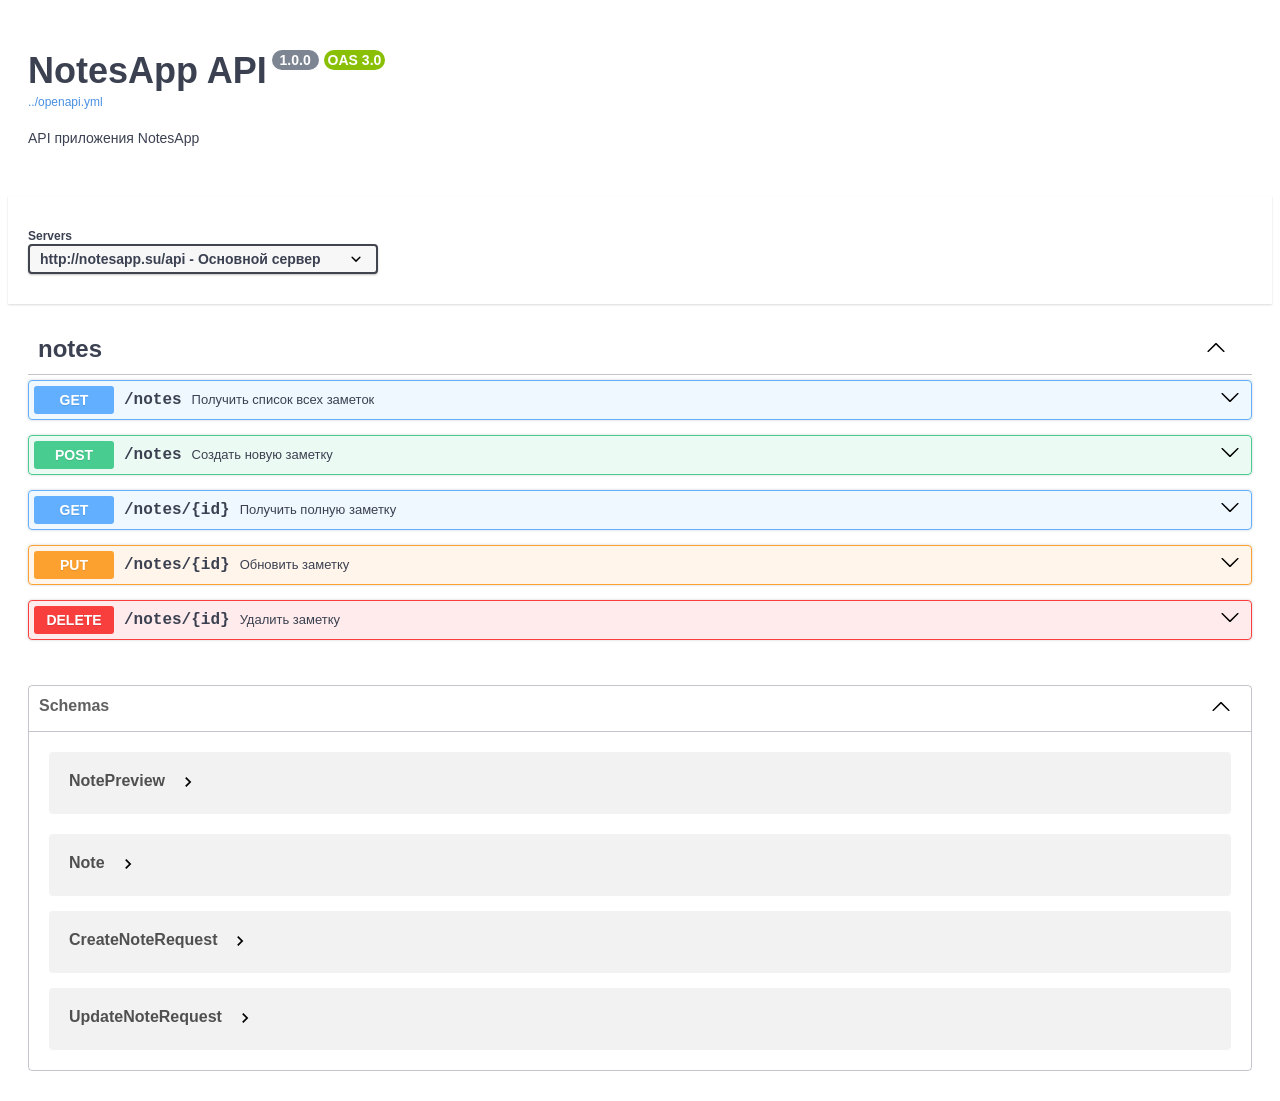
<file: openapi/swagger/swagger-f162537b.html>
<!DOCTYPE html>
<html lang="en">

<head>
  <meta charset="UTF-8">
  <title>Swagger UI</title>
  <link rel="stylesheet" type="text/css" href="../../assets/stylesheets/swagger-ui.css" />
  <link rel="stylesheet" type="text/css" id="slate-css" media="none" href="../../assets/stylesheets/swagger-ui-dark.css" />
  
</head>

<body style="overflow:hidden;">
  <div id="swagger-ui"></div>
  <script src="../../assets/javascripts/swagger-ui-bundle.js" charset="UTF-8"> </script>
  <script src="../../assets/javascripts/swagger-ui-standalone-preset.js" charset="UTF-8"> </script>
  <script>
    window.onload = function () {
      window.ui = SwaggerUIBundle({
        dom_id: "#swagger-ui",
        onComplete: onComplete,
        presets: [
          SwaggerUIBundle.presets.apis,
          SwaggerUIStandalonePreset
        ],
        
        url: "../openapi.yml",
        
        
        "oauth2RedirectUrl": new URL("../../assets/swagger-ui/oauth2-redirect.html",window.location.href).href,
        
        "validatorUrl": "none",
        
    "docExpansion": "list",
    "filter": false,
    "tryItOutEnabled": false,
    "supportedSubmitMethods": [
        "get",
        "put",
        "post",
        "delete",
        "options",
        "head",
        "patch",
        "trace"
    ],
    "validatorUrl": "none",
    "extra_css": [],
    "dark_scheme_name": "slate",
    "filter_files": [],
    "syntaxHighlight.theme": "agate"

      })

      

      if (parent.__init_is_dark_mode) {
          enable_dark_mode();
      }
    }

    enable_dark_mode = function(){
      document.getElementById("slate-css").media = ""
    }

    disable_dark_mode = function(){
      document.getElementById("slate-css").media = "none"
    }

    const resize_ob = new ResizeObserver(function(entries) {
      parent.update_swagger_ui_iframe_height("f162537b");
    });

    // start observing for resizing
    resize_ob.observe(document.querySelector("body"));

    // authorize modal position
    var modal_top = 0;

    const mutation_ob = new MutationObserver(function (mutations) {
      if(mutations && mutations[0].addedNodes && mutations[0].addedNodes.length > 0){
        update_modal_top()
      }
    });

    onComplete = function(){
      // start observing for auth-wrapper after Swagger UI loaded
      const div = document.querySelector("div.auth-wrapper");
      if(div){
        mutation_ob.observe(div, {
          childList: true,
        });
      }
    }

    update_top_val = function(top){
      modal_top = top
      update_modal_top()
    }

    update_modal_top = function(){
      let modal_list = document.getElementsByClassName('modal-ux')
      if(modal_list.length > 0){
        let modal = modal_list.item(0)
        const modal_height = modal.offsetHeight
        const padding = 60
        min = parseInt(modal_height/2 + padding)
        max = document.body.scrollHeight - min + padding
        if (modal_top < min) {
          modal.style.top = `${min}px`
        } else if (modal_top > max) {
          modal.style.top = `${max}px`
        } else {
          modal.style.top = `${modal_top}px`
        }
      }
    }
  </script>
</body>

</html>
</file>
<file: assets/stylesheets/swagger-ui.css>
.swagger-ui{color:#3b4151;font-family:sans-serif}.swagger-ui html{line-height:1.15;-ms-text-size-adjust:100%;-webkit-text-size-adjust:100%}.swagger-ui body{margin:0}.swagger-ui article,.swagger-ui aside,.swagger-ui footer,.swagger-ui header,.swagger-ui nav,.swagger-ui section{display:block}.swagger-ui h1{font-size:2em;margin:.67em 0}.swagger-ui figcaption,.swagger-ui figure,.swagger-ui main{display:block}.swagger-ui figure{margin:1em 40px}.swagger-ui hr{box-sizing:content-box;height:0;overflow:visible}.swagger-ui pre{font-family:monospace,monospace;font-size:1em}.swagger-ui a{background-color:transparent;-webkit-text-decoration-skip:objects}.swagger-ui abbr[title]{border-bottom:none;text-decoration:underline;-webkit-text-decoration:underline dotted;text-decoration:underline dotted}.swagger-ui b,.swagger-ui strong{font-weight:inherit;font-weight:bolder}.swagger-ui code,.swagger-ui kbd,.swagger-ui samp{font-family:monospace,monospace;font-size:1em}.swagger-ui dfn{font-style:italic}.swagger-ui mark{background-color:#ff0;color:#000}.swagger-ui small{font-size:80%}.swagger-ui sub,.swagger-ui sup{font-size:75%;line-height:0;position:relative;vertical-align:baseline}.swagger-ui sub{bottom:-.25em}.swagger-ui sup{top:-.5em}.swagger-ui audio,.swagger-ui video{display:inline-block}.swagger-ui audio:not([controls]){display:none;height:0}.swagger-ui img{border-style:none}.swagger-ui svg:not(:root){overflow:hidden}.swagger-ui button,.swagger-ui input,.swagger-ui optgroup,.swagger-ui select,.swagger-ui textarea{font-family:sans-serif;font-size:100%;line-height:1.15;margin:0}.swagger-ui button,.swagger-ui input{overflow:visible}.swagger-ui button,.swagger-ui select{text-transform:none}.swagger-ui [type=reset],.swagger-ui [type=submit],.swagger-ui button,.swagger-ui html [type=button]{-webkit-appearance:button}.swagger-ui [type=button]::-moz-focus-inner,.swagger-ui [type=reset]::-moz-focus-inner,.swagger-ui [type=submit]::-moz-focus-inner,.swagger-ui button::-moz-focus-inner{border-style:none;padding:0}.swagger-ui [type=button]:-moz-focusring,.swagger-ui [type=reset]:-moz-focusring,.swagger-ui [type=submit]:-moz-focusring,.swagger-ui button:-moz-focusring{outline:1px dotted ButtonText}.swagger-ui fieldset{padding:.35em .75em .625em}.swagger-ui legend{box-sizing:border-box;color:inherit;display:table;max-width:100%;padding:0;white-space:normal}.swagger-ui progress{display:inline-block;vertical-align:baseline}.swagger-ui textarea{overflow:auto}.swagger-ui [type=checkbox],.swagger-ui [type=radio]{box-sizing:border-box;padding:0}.swagger-ui [type=number]::-webkit-inner-spin-button,.swagger-ui [type=number]::-webkit-outer-spin-button{height:auto}.swagger-ui [type=search]{-webkit-appearance:textfield;outline-offset:-2px}.swagger-ui [type=search]::-webkit-search-cancel-button,.swagger-ui [type=search]::-webkit-search-decoration{-webkit-appearance:none}.swagger-ui ::-webkit-file-upload-button{-webkit-appearance:button;font:inherit}.swagger-ui details,.swagger-ui menu{display:block}.swagger-ui summary{display:list-item}.swagger-ui canvas{display:inline-block}.swagger-ui [hidden],.swagger-ui template{display:none}.swagger-ui .debug *{outline:1px solid gold}.swagger-ui .debug-white *{outline:1px solid #fff}.swagger-ui .debug-black *{outline:1px solid #000}.swagger-ui .debug-grid{background:transparent url([data-uri]) repeat 0 0}.swagger-ui .debug-grid-16{background:transparent url([data-uri]) repeat 0 0}.swagger-ui .debug-grid-8-solid{background:#fff url([data-uri]) repeat 0 0}.swagger-ui .debug-grid-16-solid{background:#fff url([data-uri]) repeat 0 0}.swagger-ui .border-box,.swagger-ui a,.swagger-ui article,.swagger-ui body,.swagger-ui code,.swagger-ui dd,.swagger-ui div,.swagger-ui dl,.swagger-ui dt,.swagger-ui fieldset,.swagger-ui footer,.swagger-ui form,.swagger-ui h1,.swagger-ui h2,.swagger-ui h3,.swagger-ui h4,.swagger-ui h5,.swagger-ui h6,.swagger-ui header,.swagger-ui html,.swagger-ui input[type=email],.swagger-ui input[type=number],.swagger-ui input[type=password],.swagger-ui input[type=tel],.swagger-ui input[type=text],.swagger-ui input[type=url],.swagger-ui legend,.swagger-ui li,.swagger-ui main,.swagger-ui ol,.swagger-ui p,.swagger-ui pre,.swagger-ui section,.swagger-ui table,.swagger-ui td,.swagger-ui textarea,.swagger-ui th,.swagger-ui tr,.swagger-ui ul{box-sizing:border-box}.swagger-ui .aspect-ratio{height:0;position:relative}.swagger-ui .aspect-ratio--16x9{padding-bottom:56.25%}.swagger-ui .aspect-ratio--9x16{padding-bottom:177.77%}.swagger-ui .aspect-ratio--4x3{padding-bottom:75%}.swagger-ui .aspect-ratio--3x4{padding-bottom:133.33%}.swagger-ui .aspect-ratio--6x4{padding-bottom:66.6%}.swagger-ui .aspect-ratio--4x6{padding-bottom:150%}.swagger-ui .aspect-ratio--8x5{padding-bottom:62.5%}.swagger-ui .aspect-ratio--5x8{padding-bottom:160%}.swagger-ui .aspect-ratio--7x5{padding-bottom:71.42%}.swagger-ui .aspect-ratio--5x7{padding-bottom:140%}.swagger-ui .aspect-ratio--1x1{padding-bottom:100%}.swagger-ui .aspect-ratio--object{bottom:0;height:100%;left:0;position:absolute;right:0;top:0;width:100%;z-index:100}@media screen and (min-width:30em){.swagger-ui .aspect-ratio-ns{height:0;position:relative}.swagger-ui .aspect-ratio--16x9-ns{padding-bottom:56.25%}.swagger-ui .aspect-ratio--9x16-ns{padding-bottom:177.77%}.swagger-ui .aspect-ratio--4x3-ns{padding-bottom:75%}.swagger-ui .aspect-ratio--3x4-ns{padding-bottom:133.33%}.swagger-ui .aspect-ratio--6x4-ns{padding-bottom:66.6%}.swagger-ui .aspect-ratio--4x6-ns{padding-bottom:150%}.swagger-ui .aspect-ratio--8x5-ns{padding-bottom:62.5%}.swagger-ui .aspect-ratio--5x8-ns{padding-bottom:160%}.swagger-ui .aspect-ratio--7x5-ns{padding-bottom:71.42%}.swagger-ui .aspect-ratio--5x7-ns{padding-bottom:140%}.swagger-ui .aspect-ratio--1x1-ns{padding-bottom:100%}.swagger-ui .aspect-ratio--object-ns{bottom:0;height:100%;left:0;position:absolute;right:0;top:0;width:100%;z-index:100}}@media screen and (min-width:30em)and (max-width:60em){.swagger-ui .aspect-ratio-m{height:0;position:relative}.swagger-ui .aspect-ratio--16x9-m{padding-bottom:56.25%}.swagger-ui .aspect-ratio--9x16-m{padding-bottom:177.77%}.swagger-ui .aspect-ratio--4x3-m{padding-bottom:75%}.swagger-ui .aspect-ratio--3x4-m{padding-bottom:133.33%}.swagger-ui .aspect-ratio--6x4-m{padding-bottom:66.6%}.swagger-ui .aspect-ratio--4x6-m{padding-bottom:150%}.swagger-ui .aspect-ratio--8x5-m{padding-bottom:62.5%}.swagger-ui .aspect-ratio--5x8-m{padding-bottom:160%}.swagger-ui .aspect-ratio--7x5-m{padding-bottom:71.42%}.swagger-ui .aspect-ratio--5x7-m{padding-bottom:140%}.swagger-ui .aspect-ratio--1x1-m{padding-bottom:100%}.swagger-ui .aspect-ratio--object-m{bottom:0;height:100%;left:0;position:absolute;right:0;top:0;width:100%;z-index:100}}@media screen and (min-width:60em){.swagger-ui .aspect-ratio-l{height:0;position:relative}.swagger-ui .aspect-ratio--16x9-l{padding-bottom:56.25%}.swagger-ui .aspect-ratio--9x16-l{padding-bottom:177.77%}.swagger-ui .aspect-ratio--4x3-l{padding-bottom:75%}.swagger-ui .aspect-ratio--3x4-l{padding-bottom:133.33%}.swagger-ui .aspect-ratio--6x4-l{padding-bottom:66.6%}.swagger-ui .aspect-ratio--4x6-l{padding-bottom:150%}.swagger-ui .aspect-ratio--8x5-l{padding-bottom:62.5%}.swagger-ui .aspect-ratio--5x8-l{padding-bottom:160%}.swagger-ui .aspect-ratio--7x5-l{padding-bottom:71.42%}.swagger-ui .aspect-ratio--5x7-l{padding-bottom:140%}.swagger-ui .aspect-ratio--1x1-l{padding-bottom:100%}.swagger-ui .aspect-ratio--object-l{bottom:0;height:100%;left:0;position:absolute;right:0;top:0;width:100%;z-index:100}}.swagger-ui img{max-width:100%}.swagger-ui .cover{background-size:cover!important}.swagger-ui .contain{background-size:contain!important}@media screen and (min-width:30em){.swagger-ui .cover-ns{background-size:cover!important}.swagger-ui .contain-ns{background-size:contain!important}}@media screen and (min-width:30em)and (max-width:60em){.swagger-ui .cover-m{background-size:cover!important}.swagger-ui .contain-m{background-size:contain!important}}@media screen and (min-width:60em){.swagger-ui .cover-l{background-size:cover!important}.swagger-ui .contain-l{background-size:contain!important}}.swagger-ui .bg-center{background-position:50%;background-repeat:no-repeat}.swagger-ui .bg-top{background-position:top;background-repeat:no-repeat}.swagger-ui .bg-right{background-position:100%;background-repeat:no-repeat}.swagger-ui .bg-bottom{background-position:bottom;background-repeat:no-repeat}.swagger-ui .bg-left{background-position:0;background-repeat:no-repeat}@media screen and (min-width:30em){.swagger-ui .bg-center-ns{background-position:50%;background-repeat:no-repeat}.swagger-ui .bg-top-ns{background-position:top;background-repeat:no-repeat}.swagger-ui .bg-right-ns{background-position:100%;background-repeat:no-repeat}.swagger-ui .bg-bottom-ns{background-position:bottom;background-repeat:no-repeat}.swagger-ui .bg-left-ns{background-position:0;background-repeat:no-repeat}}@media screen and (min-width:30em)and (max-width:60em){.swagger-ui .bg-center-m{background-position:50%;background-repeat:no-repeat}.swagger-ui .bg-top-m{background-position:top;background-repeat:no-repeat}.swagger-ui .bg-right-m{background-position:100%;background-repeat:no-repeat}.swagger-ui .bg-bottom-m{background-position:bottom;background-repeat:no-repeat}.swagger-ui .bg-left-m{background-position:0;background-repeat:no-repeat}}@media screen and (min-width:60em){.swagger-ui .bg-center-l{background-position:50%;background-repeat:no-repeat}.swagger-ui .bg-top-l{background-position:top;background-repeat:no-repeat}.swagger-ui .bg-right-l{background-position:100%;background-repeat:no-repeat}.swagger-ui .bg-bottom-l{background-position:bottom;background-repeat:no-repeat}.swagger-ui .bg-left-l{background-position:0;background-repeat:no-repeat}}.swagger-ui .outline{outline:1px solid}.swagger-ui .outline-transparent{outline:1px solid transparent}.swagger-ui .outline-0{outline:0}@media screen and (min-width:30em){.swagger-ui .outline-ns{outline:1px solid}.swagger-ui .outline-transparent-ns{outline:1px solid transparent}.swagger-ui .outline-0-ns{outline:0}}@media screen and (min-width:30em)and (max-width:60em){.swagger-ui .outline-m{outline:1px solid}.swagger-ui .outline-transparent-m{outline:1px solid transparent}.swagger-ui .outline-0-m{outline:0}}@media screen and (min-width:60em){.swagger-ui .outline-l{outline:1px solid}.swagger-ui .outline-transparent-l{outline:1px solid transparent}.swagger-ui .outline-0-l{outline:0}}.swagger-ui .ba{border-style:solid;border-width:1px}.swagger-ui .bt{border-top-style:solid;border-top-width:1px}.swagger-ui .br{border-right-style:solid;border-right-width:1px}.swagger-ui .bb{border-bottom-style:solid;border-bottom-width:1px}.swagger-ui .bl{border-left-style:solid;border-left-width:1px}.swagger-ui .bn{border-style:none;border-width:0}@media screen and (min-width:30em){.swagger-ui .ba-ns{border-style:solid;border-width:1px}.swagger-ui .bt-ns{border-top-style:solid;border-top-width:1px}.swagger-ui .br-ns{border-right-style:solid;border-right-width:1px}.swagger-ui .bb-ns{border-bottom-style:solid;border-bottom-width:1px}.swagger-ui .bl-ns{border-left-style:solid;border-left-width:1px}.swagger-ui .bn-ns{border-style:none;border-width:0}}@media screen and (min-width:30em)and (max-width:60em){.swagger-ui .ba-m{border-style:solid;border-width:1px}.swagger-ui .bt-m{border-top-style:solid;border-top-width:1px}.swagger-ui .br-m{border-right-style:solid;border-right-width:1px}.swagger-ui .bb-m{border-bottom-style:solid;border-bottom-width:1px}.swagger-ui .bl-m{border-left-style:solid;border-left-width:1px}.swagger-ui .bn-m{border-style:none;border-width:0}}@media screen and (min-width:60em){.swagger-ui .ba-l{border-style:solid;border-width:1px}.swagger-ui .bt-l{border-top-style:solid;border-top-width:1px}.swagger-ui .br-l{border-right-style:solid;border-right-width:1px}.swagger-ui .bb-l{border-bottom-style:solid;border-bottom-width:1px}.swagger-ui .bl-l{border-left-style:solid;border-left-width:1px}.swagger-ui .bn-l{border-style:none;border-width:0}}.swagger-ui .b--black{border-color:#000}.swagger-ui .b--near-black{border-color:#111}.swagger-ui .b--dark-gray{border-color:#333}.swagger-ui .b--mid-gray{border-color:#555}.swagger-ui .b--gray{border-color:#777}.swagger-ui .b--silver{border-color:#999}.swagger-ui .b--light-silver{border-color:#aaa}.swagger-ui .b--moon-gray{border-color:#ccc}.swagger-ui .b--light-gray{border-color:#eee}.swagger-ui .b--near-white{border-color:#f4f4f4}.swagger-ui .b--white{border-color:#fff}.swagger-ui .b--white-90{border-color:hsla(0,0%,100%,.9)}.swagger-ui .b--white-80{border-color:hsla(0,0%,100%,.8)}.swagger-ui .b--white-70{border-color:hsla(0,0%,100%,.7)}.swagger-ui .b--white-60{border-color:hsla(0,0%,100%,.6)}.swagger-ui .b--white-50{border-color:hsla(0,0%,100%,.5)}.swagger-ui .b--white-40{border-color:hsla(0,0%,100%,.4)}.swagger-ui .b--white-30{border-color:hsla(0,0%,100%,.3)}.swagger-ui .b--white-20{border-color:hsla(0,0%,100%,.2)}.swagger-ui .b--white-10{border-color:hsla(0,0%,100%,.1)}.swagger-ui .b--white-05{border-color:hsla(0,0%,100%,.05)}.swagger-ui .b--white-025{border-color:hsla(0,0%,100%,.025)}.swagger-ui .b--white-0125{border-color:hsla(0,0%,100%,.013)}.swagger-ui .b--black-90{border-color:rgba(0,0,0,.9)}.swagger-ui .b--black-80{border-color:rgba(0,0,0,.8)}.swagger-ui .b--black-70{border-color:rgba(0,0,0,.7)}.swagger-ui .b--black-60{border-color:rgba(0,0,0,.6)}.swagger-ui .b--black-50{border-color:rgba(0,0,0,.5)}.swagger-ui .b--black-40{border-color:rgba(0,0,0,.4)}.swagger-ui .b--black-30{border-color:rgba(0,0,0,.3)}.swagger-ui .b--black-20{border-color:rgba(0,0,0,.2)}.swagger-ui .b--black-10{border-color:rgba(0,0,0,.1)}.swagger-ui .b--black-05{border-color:rgba(0,0,0,.05)}.swagger-ui .b--black-025{border-color:rgba(0,0,0,.025)}.swagger-ui .b--black-0125{border-color:rgba(0,0,0,.013)}.swagger-ui .b--dark-red{border-color:#e7040f}.swagger-ui .b--red{border-color:#ff4136}.swagger-ui .b--light-red{border-color:#ff725c}.swagger-ui .b--orange{border-color:#ff6300}.swagger-ui .b--gold{border-color:#ffb700}.swagger-ui .b--yellow{border-color:gold}.swagger-ui .b--light-yellow{border-color:#fbf1a9}.swagger-ui .b--purple{border-color:#5e2ca5}.swagger-ui .b--light-purple{border-color:#a463f2}.swagger-ui .b--dark-pink{border-color:#d5008f}.swagger-ui .b--hot-pink{border-color:#ff41b4}.swagger-ui .b--pink{border-color:#ff80cc}.swagger-ui .b--light-pink{border-color:#ffa3d7}.swagger-ui .b--dark-green{border-color:#137752}.swagger-ui .b--green{border-color:#19a974}.swagger-ui .b--light-green{border-color:#9eebcf}.swagger-ui .b--navy{border-color:#001b44}.swagger-ui .b--dark-blue{border-color:#00449e}.swagger-ui .b--blue{border-color:#357edd}.swagger-ui .b--light-blue{border-color:#96ccff}.swagger-ui .b--lightest-blue{border-color:#cdecff}.swagger-ui .b--washed-blue{border-color:#f6fffe}.swagger-ui .b--washed-green{border-color:#e8fdf5}.swagger-ui .b--washed-yellow{border-color:#fffceb}.swagger-ui .b--washed-red{border-color:#ffdfdf}.swagger-ui .b--transparent{border-color:transparent}.swagger-ui .b--inherit{border-color:inherit}.swagger-ui .br0{border-radius:0}.swagger-ui .br1{border-radius:.125rem}.swagger-ui .br2{border-radius:.25rem}.swagger-ui .br3{border-radius:.5rem}.swagger-ui .br4{border-radius:1rem}.swagger-ui .br-100{border-radius:100%}.swagger-ui .br-pill{border-radius:9999px}.swagger-ui .br--bottom{border-top-left-radius:0;border-top-right-radius:0}.swagger-ui .br--top{border-bottom-left-radius:0;border-bottom-right-radius:0}.swagger-ui .br--right{border-bottom-left-radius:0;border-top-left-radius:0}.swagger-ui .br--left{border-bottom-right-radius:0;border-top-right-radius:0}@media screen and (min-width:30em){.swagger-ui .br0-ns{border-radius:0}.swagger-ui .br1-ns{border-radius:.125rem}.swagger-ui .br2-ns{border-radius:.25rem}.swagger-ui .br3-ns{border-radius:.5rem}.swagger-ui .br4-ns{border-radius:1rem}.swagger-ui .br-100-ns{border-radius:100%}.swagger-ui .br-pill-ns{border-radius:9999px}.swagger-ui .br--bottom-ns{border-top-left-radius:0;border-top-right-radius:0}.swagger-ui .br--top-ns{border-bottom-left-radius:0;border-bottom-right-radius:0}.swagger-ui .br--right-ns{border-bottom-left-radius:0;border-top-left-radius:0}.swagger-ui .br--left-ns{border-bottom-right-radius:0;border-top-right-radius:0}}@media screen and (min-width:30em)and (max-width:60em){.swagger-ui .br0-m{border-radius:0}.swagger-ui .br1-m{border-radius:.125rem}.swagger-ui .br2-m{border-radius:.25rem}.swagger-ui .br3-m{border-radius:.5rem}.swagger-ui .br4-m{border-radius:1rem}.swagger-ui .br-100-m{border-radius:100%}.swagger-ui .br-pill-m{border-radius:9999px}.swagger-ui .br--bottom-m{border-top-left-radius:0;border-top-right-radius:0}.swagger-ui .br--top-m{border-bottom-left-radius:0;border-bottom-right-radius:0}.swagger-ui .br--right-m{border-bottom-left-radius:0;border-top-left-radius:0}.swagger-ui .br--left-m{border-bottom-right-radius:0;border-top-right-radius:0}}@media screen and (min-width:60em){.swagger-ui .br0-l{border-radius:0}.swagger-ui .br1-l{border-radius:.125rem}.swagger-ui .br2-l{border-radius:.25rem}.swagger-ui .br3-l{border-radius:.5rem}.swagger-ui .br4-l{border-radius:1rem}.swagger-ui .br-100-l{border-radius:100%}.swagger-ui .br-pill-l{border-radius:9999px}.swagger-ui .br--bottom-l{border-top-left-radius:0;border-top-right-radius:0}.swagger-ui .br--top-l{border-bottom-left-radius:0;border-bottom-right-radius:0}.swagger-ui .br--right-l{border-bottom-left-radius:0;border-top-left-radius:0}.swagger-ui .br--left-l{border-bottom-right-radius:0;border-top-right-radius:0}}.swagger-ui .b--dotted{border-style:dotted}.swagger-ui .b--dashed{border-style:dashed}.swagger-ui .b--solid{border-style:solid}.swagger-ui .b--none{border-style:none}@media screen and (min-width:30em){.swagger-ui .b--dotted-ns{border-style:dotted}.swagger-ui .b--dashed-ns{border-style:dashed}.swagger-ui .b--solid-ns{border-style:solid}.swagger-ui .b--none-ns{border-style:none}}@media screen and (min-width:30em)and (max-width:60em){.swagger-ui .b--dotted-m{border-style:dotted}.swagger-ui .b--dashed-m{border-style:dashed}.swagger-ui .b--solid-m{border-style:solid}.swagger-ui .b--none-m{border-style:none}}@media screen and (min-width:60em){.swagger-ui .b--dotted-l{border-style:dotted}.swagger-ui .b--dashed-l{border-style:dashed}.swagger-ui .b--solid-l{border-style:solid}.swagger-ui .b--none-l{border-style:none}}.swagger-ui .bw0{border-width:0}.swagger-ui .bw1{border-width:.125rem}.swagger-ui .bw2{border-width:.25rem}.swagger-ui .bw3{border-width:.5rem}.swagger-ui .bw4{border-width:1rem}.swagger-ui .bw5{border-width:2rem}.swagger-ui .bt-0{border-top-width:0}.swagger-ui .br-0{border-right-width:0}.swagger-ui .bb-0{border-bottom-width:0}.swagger-ui .bl-0{border-left-width:0}@media screen and (min-width:30em){.swagger-ui .bw0-ns{border-width:0}.swagger-ui .bw1-ns{border-width:.125rem}.swagger-ui .bw2-ns{border-width:.25rem}.swagger-ui .bw3-ns{border-width:.5rem}.swagger-ui .bw4-ns{border-width:1rem}.swagger-ui .bw5-ns{border-width:2rem}.swagger-ui .bt-0-ns{border-top-width:0}.swagger-ui .br-0-ns{border-right-width:0}.swagger-ui .bb-0-ns{border-bottom-width:0}.swagger-ui .bl-0-ns{border-left-width:0}}@media screen and (min-width:30em)and (max-width:60em){.swagger-ui .bw0-m{border-width:0}.swagger-ui .bw1-m{border-width:.125rem}.swagger-ui .bw2-m{border-width:.25rem}.swagger-ui .bw3-m{border-width:.5rem}.swagger-ui .bw4-m{border-width:1rem}.swagger-ui .bw5-m{border-width:2rem}.swagger-ui .bt-0-m{border-top-width:0}.swagger-ui .br-0-m{border-right-width:0}.swagger-ui .bb-0-m{border-bottom-width:0}.swagger-ui .bl-0-m{border-left-width:0}}@media screen and (min-width:60em){.swagger-ui .bw0-l{border-width:0}.swagger-ui .bw1-l{border-width:.125rem}.swagger-ui .bw2-l{border-width:.25rem}.swagger-ui .bw3-l{border-width:.5rem}.swagger-ui .bw4-l{border-width:1rem}.swagger-ui .bw5-l{border-width:2rem}.swagger-ui .bt-0-l{border-top-width:0}.swagger-ui .br-0-l{border-right-width:0}.swagger-ui .bb-0-l{border-bottom-width:0}.swagger-ui .bl-0-l{border-left-width:0}}.swagger-ui .shadow-1{box-shadow:0 0 4px 2px rgba(0,0,0,.2)}.swagger-ui .shadow-2{box-shadow:0 0 8px 2px rgba(0,0,0,.2)}.swagger-ui .shadow-3{box-shadow:2px 2px 4px 2px rgba(0,0,0,.2)}.swagger-ui .shadow-4{box-shadow:2px 2px 8px 0 rgba(0,0,0,.2)}.swagger-ui .shadow-5{box-shadow:4px 4px 8px 0 rgba(0,0,0,.2)}@media screen and (min-width:30em){.swagger-ui .shadow-1-ns{box-shadow:0 0 4px 2px rgba(0,0,0,.2)}.swagger-ui .shadow-2-ns{box-shadow:0 0 8px 2px rgba(0,0,0,.2)}.swagger-ui .shadow-3-ns{box-shadow:2px 2px 4px 2px rgba(0,0,0,.2)}.swagger-ui .shadow-4-ns{box-shadow:2px 2px 8px 0 rgba(0,0,0,.2)}.swagger-ui .shadow-5-ns{box-shadow:4px 4px 8px 0 rgba(0,0,0,.2)}}@media screen and (min-width:30em)and (max-width:60em){.swagger-ui .shadow-1-m{box-shadow:0 0 4px 2px rgba(0,0,0,.2)}.swagger-ui .shadow-2-m{box-shadow:0 0 8px 2px rgba(0,0,0,.2)}.swagger-ui .shadow-3-m{box-shadow:2px 2px 4px 2px rgba(0,0,0,.2)}.swagger-ui .shadow-4-m{box-shadow:2px 2px 8px 0 rgba(0,0,0,.2)}.swagger-ui .shadow-5-m{box-shadow:4px 4px 8px 0 rgba(0,0,0,.2)}}@media screen and (min-width:60em){.swagger-ui .shadow-1-l{box-shadow:0 0 4px 2px rgba(0,0,0,.2)}.swagger-ui .shadow-2-l{box-shadow:0 0 8px 2px rgba(0,0,0,.2)}.swagger-ui .shadow-3-l{box-shadow:2px 2px 4px 2px rgba(0,0,0,.2)}.swagger-ui .shadow-4-l{box-shadow:2px 2px 8px 0 rgba(0,0,0,.2)}.swagger-ui .shadow-5-l{box-shadow:4px 4px 8px 0 rgba(0,0,0,.2)}}.swagger-ui .pre{overflow-x:auto;overflow-y:hidden;overflow:scroll}.swagger-ui .top-0{top:0}.swagger-ui .right-0{right:0}.swagger-ui .bottom-0{bottom:0}.swagger-ui .left-0{left:0}.swagger-ui .top-1{top:1rem}.swagger-ui .right-1{right:1rem}.swagger-ui .bottom-1{bottom:1rem}.swagger-ui .left-1{left:1rem}.swagger-ui .top-2{top:2rem}.swagger-ui .right-2{right:2rem}.swagger-ui .bottom-2{bottom:2rem}.swagger-ui .left-2{left:2rem}.swagger-ui .top--1{top:-1rem}.swagger-ui .right--1{right:-1rem}.swagger-ui .bottom--1{bottom:-1rem}.swagger-ui .left--1{left:-1rem}.swagger-ui .top--2{top:-2rem}.swagger-ui .right--2{right:-2rem}.swagger-ui .bottom--2{bottom:-2rem}.swagger-ui .left--2{left:-2rem}.swagger-ui .absolute--fill{bottom:0;left:0;right:0;top:0}@media screen and (min-width:30em){.swagger-ui .top-0-ns{top:0}.swagger-ui .left-0-ns{left:0}.swagger-ui .right-0-ns{right:0}.swagger-ui .bottom-0-ns{bottom:0}.swagger-ui .top-1-ns{top:1rem}.swagger-ui .left-1-ns{left:1rem}.swagger-ui .right-1-ns{right:1rem}.swagger-ui .bottom-1-ns{bottom:1rem}.swagger-ui .top-2-ns{top:2rem}.swagger-ui .left-2-ns{left:2rem}.swagger-ui .right-2-ns{right:2rem}.swagger-ui .bottom-2-ns{bottom:2rem}.swagger-ui .top--1-ns{top:-1rem}.swagger-ui .right--1-ns{right:-1rem}.swagger-ui .bottom--1-ns{bottom:-1rem}.swagger-ui .left--1-ns{left:-1rem}.swagger-ui .top--2-ns{top:-2rem}.swagger-ui .right--2-ns{right:-2rem}.swagger-ui .bottom--2-ns{bottom:-2rem}.swagger-ui .left--2-ns{left:-2rem}.swagger-ui .absolute--fill-ns{bottom:0;left:0;right:0;top:0}}@media screen and (min-width:30em)and (max-width:60em){.swagger-ui .top-0-m{top:0}.swagger-ui .left-0-m{left:0}.swagger-ui .right-0-m{right:0}.swagger-ui .bottom-0-m{bottom:0}.swagger-ui .top-1-m{top:1rem}.swagger-ui .left-1-m{left:1rem}.swagger-ui .right-1-m{right:1rem}.swagger-ui .bottom-1-m{bottom:1rem}.swagger-ui .top-2-m{top:2rem}.swagger-ui .left-2-m{left:2rem}.swagger-ui .right-2-m{right:2rem}.swagger-ui .bottom-2-m{bottom:2rem}.swagger-ui .top--1-m{top:-1rem}.swagger-ui .right--1-m{right:-1rem}.swagger-ui .bottom--1-m{bottom:-1rem}.swagger-ui .left--1-m{left:-1rem}.swagger-ui .top--2-m{top:-2rem}.swagger-ui .right--2-m{right:-2rem}.swagger-ui .bottom--2-m{bottom:-2rem}.swagger-ui .left--2-m{left:-2rem}.swagger-ui .absolute--fill-m{bottom:0;left:0;right:0;top:0}}@media screen and (min-width:60em){.swagger-ui .top-0-l{top:0}.swagger-ui .left-0-l{left:0}.swagger-ui .right-0-l{right:0}.swagger-ui .bottom-0-l{bottom:0}.swagger-ui .top-1-l{top:1rem}.swagger-ui .left-1-l{left:1rem}.swagger-ui .right-1-l{right:1rem}.swagger-ui .bottom-1-l{bottom:1rem}.swagger-ui .top-2-l{top:2rem}.swagger-ui .left-2-l{left:2rem}.swagger-ui .right-2-l{right:2rem}.swagger-ui .bottom-2-l{bottom:2rem}.swagger-ui .top--1-l{top:-1rem}.swagger-ui .right--1-l{right:-1rem}.swagger-ui .bottom--1-l{bottom:-1rem}.swagger-ui .left--1-l{left:-1rem}.swagger-ui .top--2-l{top:-2rem}.swagger-ui .right--2-l{right:-2rem}.swagger-ui .bottom--2-l{bottom:-2rem}.swagger-ui .left--2-l{left:-2rem}.swagger-ui .absolute--fill-l{bottom:0;left:0;right:0;top:0}}.swagger-ui .cf:after,.swagger-ui .cf:before{content:" ";display:table}.swagger-ui .cf:after{clear:both}.swagger-ui .cf{zoom:1}.swagger-ui .cl{clear:left}.swagger-ui .cr{clear:right}.swagger-ui .cb{clear:both}.swagger-ui .cn{clear:none}@media screen and (min-width:30em){.swagger-ui .cl-ns{clear:left}.swagger-ui .cr-ns{clear:right}.swagger-ui .cb-ns{clear:both}.swagger-ui .cn-ns{clear:none}}@media screen and (min-width:30em)and (max-width:60em){.swagger-ui .cl-m{clear:left}.swagger-ui .cr-m{clear:right}.swagger-ui .cb-m{clear:both}.swagger-ui .cn-m{clear:none}}@media screen and (min-width:60em){.swagger-ui .cl-l{clear:left}.swagger-ui .cr-l{clear:right}.swagger-ui .cb-l{clear:both}.swagger-ui .cn-l{clear:none}}.swagger-ui .flex{display:flex}.swagger-ui .inline-flex{display:inline-flex}.swagger-ui .flex-auto{flex:1 1 auto;min-height:0;min-width:0}.swagger-ui .flex-none{flex:none}.swagger-ui .flex-column{flex-direction:column}.swagger-ui .flex-row{flex-direction:row}.swagger-ui .flex-wrap{flex-wrap:wrap}.swagger-ui .flex-nowrap{flex-wrap:nowrap}.swagger-ui .flex-wrap-reverse{flex-wrap:wrap-reverse}.swagger-ui .flex-column-reverse{flex-direction:column-reverse}.swagger-ui .flex-row-reverse{flex-direction:row-reverse}.swagger-ui .items-start{align-items:flex-start}.swagger-ui .items-end{align-items:flex-end}.swagger-ui .items-center{align-items:center}.swagger-ui .items-baseline{align-items:baseline}.swagger-ui .items-stretch{align-items:stretch}.swagger-ui .self-start{align-self:flex-start}.swagger-ui .self-end{align-self:flex-end}.swagger-ui .self-center{align-self:center}.swagger-ui .self-baseline{align-self:baseline}.swagger-ui .self-stretch{align-self:stretch}.swagger-ui .justify-start{justify-content:flex-start}.swagger-ui .justify-end{justify-content:flex-end}.swagger-ui .justify-center{justify-content:center}.swagger-ui .justify-between{justify-content:space-between}.swagger-ui .justify-around{justify-content:space-around}.swagger-ui .content-start{align-content:flex-start}.swagger-ui .content-end{align-content:flex-end}.swagger-ui .content-center{align-content:center}.swagger-ui .content-between{align-content:space-between}.swagger-ui .content-around{align-content:space-around}.swagger-ui .content-stretch{align-content:stretch}.swagger-ui .order-0{order:0}.swagger-ui .order-1{order:1}.swagger-ui .order-2{order:2}.swagger-ui .order-3{order:3}.swagger-ui .order-4{order:4}.swagger-ui .order-5{order:5}.swagger-ui .order-6{order:6}.swagger-ui .order-7{order:7}.swagger-ui .order-8{order:8}.swagger-ui .order-last{order:99999}.swagger-ui .flex-grow-0{flex-grow:0}.swagger-ui .flex-grow-1{flex-grow:1}.swagger-ui .flex-shrink-0{flex-shrink:0}.swagger-ui .flex-shrink-1{flex-shrink:1}@media screen and (min-width:30em){.swagger-ui .flex-ns{display:flex}.swagger-ui .inline-flex-ns{display:inline-flex}.swagger-ui .flex-auto-ns{flex:1 1 auto;min-height:0;min-width:0}.swagger-ui .flex-none-ns{flex:none}.swagger-ui .flex-column-ns{flex-direction:column}.swagger-ui .flex-row-ns{flex-direction:row}.swagger-ui .flex-wrap-ns{flex-wrap:wrap}.swagger-ui .flex-nowrap-ns{flex-wrap:nowrap}.swagger-ui .flex-wrap-reverse-ns{flex-wrap:wrap-reverse}.swagger-ui .flex-column-reverse-ns{flex-direction:column-reverse}.swagger-ui .flex-row-reverse-ns{flex-direction:row-reverse}.swagger-ui .items-start-ns{align-items:flex-start}.swagger-ui .items-end-ns{align-items:flex-end}.swagger-ui .items-center-ns{align-items:center}.swagger-ui .items-baseline-ns{align-items:baseline}.swagger-ui .items-stretch-ns{align-items:stretch}.swagger-ui .self-start-ns{align-self:flex-start}.swagger-ui .self-end-ns{align-self:flex-end}.swagger-ui .self-center-ns{align-self:center}.swagger-ui .self-baseline-ns{align-self:baseline}.swagger-ui .self-stretch-ns{align-self:stretch}.swagger-ui .justify-start-ns{justify-content:flex-start}.swagger-ui .justify-end-ns{justify-content:flex-end}.swagger-ui .justify-center-ns{justify-content:center}.swagger-ui .justify-between-ns{justify-content:space-between}.swagger-ui .justify-around-ns{justify-content:space-around}.swagger-ui .content-start-ns{align-content:flex-start}.swagger-ui .content-end-ns{align-content:flex-end}.swagger-ui .content-center-ns{align-content:center}.swagger-ui .content-between-ns{align-content:space-between}.swagger-ui .content-around-ns{align-content:space-around}.swagger-ui .content-stretch-ns{align-content:stretch}.swagger-ui .order-0-ns{order:0}.swagger-ui .order-1-ns{order:1}.swagger-ui .order-2-ns{order:2}.swagger-ui .order-3-ns{order:3}.swagger-ui .order-4-ns{order:4}.swagger-ui .order-5-ns{order:5}.swagger-ui .order-6-ns{order:6}.swagger-ui .order-7-ns{order:7}.swagger-ui .order-8-ns{order:8}.swagger-ui .order-last-ns{order:99999}.swagger-ui .flex-grow-0-ns{flex-grow:0}.swagger-ui .flex-grow-1-ns{flex-grow:1}.swagger-ui .flex-shrink-0-ns{flex-shrink:0}.swagger-ui .flex-shrink-1-ns{flex-shrink:1}}@media screen and (min-width:30em)and (max-width:60em){.swagger-ui .flex-m{display:flex}.swagger-ui .inline-flex-m{display:inline-flex}.swagger-ui .flex-auto-m{flex:1 1 auto;min-height:0;min-width:0}.swagger-ui .flex-none-m{flex:none}.swagger-ui .flex-column-m{flex-direction:column}.swagger-ui .flex-row-m{flex-direction:row}.swagger-ui .flex-wrap-m{flex-wrap:wrap}.swagger-ui .flex-nowrap-m{flex-wrap:nowrap}.swagger-ui .flex-wrap-reverse-m{flex-wrap:wrap-reverse}.swagger-ui .flex-column-reverse-m{flex-direction:column-reverse}.swagger-ui .flex-row-reverse-m{flex-direction:row-reverse}.swagger-ui .items-start-m{align-items:flex-start}.swagger-ui .items-end-m{align-items:flex-end}.swagger-ui .items-center-m{align-items:center}.swagger-ui .items-baseline-m{align-items:baseline}.swagger-ui .items-stretch-m{align-items:stretch}.swagger-ui .self-start-m{align-self:flex-start}.swagger-ui .self-end-m{align-self:flex-end}.swagger-ui .self-center-m{align-self:center}.swagger-ui .self-baseline-m{align-self:baseline}.swagger-ui .self-stretch-m{align-self:stretch}.swagger-ui .justify-start-m{justify-content:flex-start}.swagger-ui .justify-end-m{justify-content:flex-end}.swagger-ui .justify-center-m{justify-content:center}.swagger-ui .justify-between-m{justify-content:space-between}.swagger-ui .justify-around-m{justify-content:space-around}.swagger-ui .content-start-m{align-content:flex-start}.swagger-ui .content-end-m{align-content:flex-end}.swagger-ui .content-center-m{align-content:center}.swagger-ui .content-between-m{align-content:space-between}.swagger-ui .content-around-m{align-content:space-around}.swagger-ui .content-stretch-m{align-content:stretch}.swagger-ui .order-0-m{order:0}.swagger-ui .order-1-m{order:1}.swagger-ui .order-2-m{order:2}.swagger-ui .order-3-m{order:3}.swagger-ui .order-4-m{order:4}.swagger-ui .order-5-m{order:5}.swagger-ui .order-6-m{order:6}.swagger-ui .order-7-m{order:7}.swagger-ui .order-8-m{order:8}.swagger-ui .order-last-m{order:99999}.swagger-ui .flex-grow-0-m{flex-grow:0}.swagger-ui .flex-grow-1-m{flex-grow:1}.swagger-ui .flex-shrink-0-m{flex-shrink:0}.swagger-ui .flex-shrink-1-m{flex-shrink:1}}@media screen and (min-width:60em){.swagger-ui .flex-l{display:flex}.swagger-ui .inline-flex-l{display:inline-flex}.swagger-ui .flex-auto-l{flex:1 1 auto;min-height:0;min-width:0}.swagger-ui .flex-none-l{flex:none}.swagger-ui .flex-column-l{flex-direction:column}.swagger-ui .flex-row-l{flex-direction:row}.swagger-ui .flex-wrap-l{flex-wrap:wrap}.swagger-ui .flex-nowrap-l{flex-wrap:nowrap}.swagger-ui .flex-wrap-reverse-l{flex-wrap:wrap-reverse}.swagger-ui .flex-column-reverse-l{flex-direction:column-reverse}.swagger-ui .flex-row-reverse-l{flex-direction:row-reverse}.swagger-ui .items-start-l{align-items:flex-start}.swagger-ui .items-end-l{align-items:flex-end}.swagger-ui .items-center-l{align-items:center}.swagger-ui .items-baseline-l{align-items:baseline}.swagger-ui .items-stretch-l{align-items:stretch}.swagger-ui .self-start-l{align-self:flex-start}.swagger-ui .self-end-l{align-self:flex-end}.swagger-ui .self-center-l{align-self:center}.swagger-ui .self-baseline-l{align-self:baseline}.swagger-ui .self-stretch-l{align-self:stretch}.swagger-ui .justify-start-l{justify-content:flex-start}.swagger-ui .justify-end-l{justify-content:flex-end}.swagger-ui .justify-center-l{justify-content:center}.swagger-ui .justify-between-l{justify-content:space-between}.swagger-ui .justify-around-l{justify-content:space-around}.swagger-ui .content-start-l{align-content:flex-start}.swagger-ui .content-end-l{align-content:flex-end}.swagger-ui .content-center-l{align-content:center}.swagger-ui .content-between-l{align-content:space-between}.swagger-ui .content-around-l{align-content:space-around}.swagger-ui .content-stretch-l{align-content:stretch}.swagger-ui .order-0-l{order:0}.swagger-ui .order-1-l{order:1}.swagger-ui .order-2-l{order:2}.swagger-ui .order-3-l{order:3}.swagger-ui .order-4-l{order:4}.swagger-ui .order-5-l{order:5}.swagger-ui .order-6-l{order:6}.swagger-ui .order-7-l{order:7}.swagger-ui .order-8-l{order:8}.swagger-ui .order-last-l{order:99999}.swagger-ui .flex-grow-0-l{flex-grow:0}.swagger-ui .flex-grow-1-l{flex-grow:1}.swagger-ui .flex-shrink-0-l{flex-shrink:0}.swagger-ui .flex-shrink-1-l{flex-shrink:1}}.swagger-ui .dn{display:none}.swagger-ui .di{display:inline}.swagger-ui .db{display:block}.swagger-ui .dib{display:inline-block}.swagger-ui .dit{display:inline-table}.swagger-ui .dt{display:table}.swagger-ui .dtc{display:table-cell}.swagger-ui .dt-row{display:table-row}.swagger-ui .dt-row-group{display:table-row-group}.swagger-ui .dt-column{display:table-column}.swagger-ui .dt-column-group{display:table-column-group}.swagger-ui .dt--fixed{table-layout:fixed;width:100%}@media screen and (min-width:30em){.swagger-ui .dn-ns{display:none}.swagger-ui .di-ns{display:inline}.swagger-ui .db-ns{display:block}.swagger-ui .dib-ns{display:inline-block}.swagger-ui .dit-ns{display:inline-table}.swagger-ui .dt-ns{display:table}.swagger-ui .dtc-ns{display:table-cell}.swagger-ui .dt-row-ns{display:table-row}.swagger-ui .dt-row-group-ns{display:table-row-group}.swagger-ui .dt-column-ns{display:table-column}.swagger-ui .dt-column-group-ns{display:table-column-group}.swagger-ui .dt--fixed-ns{table-layout:fixed;width:100%}}@media screen and (min-width:30em)and (max-width:60em){.swagger-ui .dn-m{display:none}.swagger-ui .di-m{display:inline}.swagger-ui .db-m{display:block}.swagger-ui .dib-m{display:inline-block}.swagger-ui .dit-m{display:inline-table}.swagger-ui .dt-m{display:table}.swagger-ui .dtc-m{display:table-cell}.swagger-ui .dt-row-m{display:table-row}.swagger-ui .dt-row-group-m{display:table-row-group}.swagger-ui .dt-column-m{display:table-column}.swagger-ui .dt-column-group-m{display:table-column-group}.swagger-ui .dt--fixed-m{table-layout:fixed;width:100%}}@media screen and (min-width:60em){.swagger-ui .dn-l{display:none}.swagger-ui .di-l{display:inline}.swagger-ui .db-l{display:block}.swagger-ui .dib-l{display:inline-block}.swagger-ui .dit-l{display:inline-table}.swagger-ui .dt-l{display:table}.swagger-ui .dtc-l{display:table-cell}.swagger-ui .dt-row-l{display:table-row}.swagger-ui .dt-row-group-l{display:table-row-group}.swagger-ui .dt-column-l{display:table-column}.swagger-ui .dt-column-group-l{display:table-column-group}.swagger-ui .dt--fixed-l{table-layout:fixed;width:100%}}.swagger-ui .fl{_display:inline;float:left}.swagger-ui .fr{_display:inline;float:right}.swagger-ui .fn{float:none}@media screen and (min-width:30em){.swagger-ui .fl-ns{_display:inline;float:left}.swagger-ui .fr-ns{_display:inline;float:right}.swagger-ui .fn-ns{float:none}}@media screen and (min-width:30em)and (max-width:60em){.swagger-ui .fl-m{_display:inline;float:left}.swagger-ui .fr-m{_display:inline;float:right}.swagger-ui .fn-m{float:none}}@media screen and (min-width:60em){.swagger-ui .fl-l{_display:inline;float:left}.swagger-ui .fr-l{_display:inline;float:right}.swagger-ui .fn-l{float:none}}.swagger-ui .sans-serif{font-family:-apple-system,BlinkMacSystemFont,avenir next,avenir,helvetica,helvetica neue,ubuntu,roboto,noto,segoe ui,arial,sans-serif}.swagger-ui .serif{font-family:georgia,serif}.swagger-ui .system-sans-serif{font-family:sans-serif}.swagger-ui .system-serif{font-family:serif}.swagger-ui .code,.swagger-ui code{font-family:Consolas,monaco,monospace}.swagger-ui .courier{font-family:Courier Next,courier,monospace}.swagger-ui .helvetica{font-family:helvetica neue,helvetica,sans-serif}.swagger-ui .avenir{font-family:avenir next,avenir,sans-serif}.swagger-ui .athelas{font-family:athelas,georgia,serif}.swagger-ui .georgia{font-family:georgia,serif}.swagger-ui .times{font-family:times,serif}.swagger-ui .bodoni{font-family:Bodoni MT,serif}.swagger-ui .calisto{font-family:Calisto MT,serif}.swagger-ui .garamond{font-family:garamond,serif}.swagger-ui .baskerville{font-family:baskerville,serif}.swagger-ui .i{font-style:italic}.swagger-ui .fs-normal{font-style:normal}@media screen and (min-width:30em){.swagger-ui .i-ns{font-style:italic}.swagger-ui .fs-normal-ns{font-style:normal}}@media screen and (min-width:30em)and (max-width:60em){.swagger-ui .i-m{font-style:italic}.swagger-ui .fs-normal-m{font-style:normal}}@media screen and (min-width:60em){.swagger-ui .i-l{font-style:italic}.swagger-ui .fs-normal-l{font-style:normal}}.swagger-ui .normal{font-weight:400}.swagger-ui .b{font-weight:700}.swagger-ui .fw1{font-weight:100}.swagger-ui .fw2{font-weight:200}.swagger-ui .fw3{font-weight:300}.swagger-ui .fw4{font-weight:400}.swagger-ui .fw5{font-weight:500}.swagger-ui .fw6{font-weight:600}.swagger-ui .fw7{font-weight:700}.swagger-ui .fw8{font-weight:800}.swagger-ui .fw9{font-weight:900}@media screen and (min-width:30em){.swagger-ui .normal-ns{font-weight:400}.swagger-ui .b-ns{font-weight:700}.swagger-ui .fw1-ns{font-weight:100}.swagger-ui .fw2-ns{font-weight:200}.swagger-ui .fw3-ns{font-weight:300}.swagger-ui .fw4-ns{font-weight:400}.swagger-ui .fw5-ns{font-weight:500}.swagger-ui .fw6-ns{font-weight:600}.swagger-ui .fw7-ns{font-weight:700}.swagger-ui .fw8-ns{font-weight:800}.swagger-ui .fw9-ns{font-weight:900}}@media screen and (min-width:30em)and (max-width:60em){.swagger-ui .normal-m{font-weight:400}.swagger-ui .b-m{font-weight:700}.swagger-ui .fw1-m{font-weight:100}.swagger-ui .fw2-m{font-weight:200}.swagger-ui .fw3-m{font-weight:300}.swagger-ui .fw4-m{font-weight:400}.swagger-ui .fw5-m{font-weight:500}.swagger-ui .fw6-m{font-weight:600}.swagger-ui .fw7-m{font-weight:700}.swagger-ui .fw8-m{font-weight:800}.swagger-ui .fw9-m{font-weight:900}}@media screen and (min-width:60em){.swagger-ui .normal-l{font-weight:400}.swagger-ui .b-l{font-weight:700}.swagger-ui .fw1-l{font-weight:100}.swagger-ui .fw2-l{font-weight:200}.swagger-ui .fw3-l{font-weight:300}.swagger-ui .fw4-l{font-weight:400}.swagger-ui .fw5-l{font-weight:500}.swagger-ui .fw6-l{font-weight:600}.swagger-ui .fw7-l{font-weight:700}.swagger-ui .fw8-l{font-weight:800}.swagger-ui .fw9-l{font-weight:900}}.swagger-ui .input-reset{-webkit-appearance:none;-moz-appearance:none}.swagger-ui .button-reset::-moz-focus-inner,.swagger-ui .input-reset::-moz-focus-inner{border:0;padding:0}.swagger-ui .h1{height:1rem}.swagger-ui .h2{height:2rem}.swagger-ui .h3{height:4rem}.swagger-ui .h4{height:8rem}.swagger-ui .h5{height:16rem}.swagger-ui .h-25{height:25%}.swagger-ui .h-50{height:50%}.swagger-ui .h-75{height:75%}.swagger-ui .h-100{height:100%}.swagger-ui .min-h-100{min-height:100%}.swagger-ui .vh-25{height:25vh}.swagger-ui .vh-50{height:50vh}.swagger-ui .vh-75{height:75vh}.swagger-ui .vh-100{height:100vh}.swagger-ui .min-vh-100{min-height:100vh}.swagger-ui .h-auto{height:auto}.swagger-ui .h-inherit{height:inherit}@media screen and (min-width:30em){.swagger-ui .h1-ns{height:1rem}.swagger-ui .h2-ns{height:2rem}.swagger-ui .h3-ns{height:4rem}.swagger-ui .h4-ns{height:8rem}.swagger-ui .h5-ns{height:16rem}.swagger-ui .h-25-ns{height:25%}.swagger-ui .h-50-ns{height:50%}.swagger-ui .h-75-ns{height:75%}.swagger-ui .h-100-ns{height:100%}.swagger-ui .min-h-100-ns{min-height:100%}.swagger-ui .vh-25-ns{height:25vh}.swagger-ui .vh-50-ns{height:50vh}.swagger-ui .vh-75-ns{height:75vh}.swagger-ui .vh-100-ns{height:100vh}.swagger-ui .min-vh-100-ns{min-height:100vh}.swagger-ui .h-auto-ns{height:auto}.swagger-ui .h-inherit-ns{height:inherit}}@media screen and (min-width:30em)and (max-width:60em){.swagger-ui .h1-m{height:1rem}.swagger-ui .h2-m{height:2rem}.swagger-ui .h3-m{height:4rem}.swagger-ui .h4-m{height:8rem}.swagger-ui .h5-m{height:16rem}.swagger-ui .h-25-m{height:25%}.swagger-ui .h-50-m{height:50%}.swagger-ui .h-75-m{height:75%}.swagger-ui .h-100-m{height:100%}.swagger-ui .min-h-100-m{min-height:100%}.swagger-ui .vh-25-m{height:25vh}.swagger-ui .vh-50-m{height:50vh}.swagger-ui .vh-75-m{height:75vh}.swagger-ui .vh-100-m{height:100vh}.swagger-ui .min-vh-100-m{min-height:100vh}.swagger-ui .h-auto-m{height:auto}.swagger-ui .h-inherit-m{height:inherit}}@media screen and (min-width:60em){.swagger-ui .h1-l{height:1rem}.swagger-ui .h2-l{height:2rem}.swagger-ui .h3-l{height:4rem}.swagger-ui .h4-l{height:8rem}.swagger-ui .h5-l{height:16rem}.swagger-ui .h-25-l{height:25%}.swagger-ui .h-50-l{height:50%}.swagger-ui .h-75-l{height:75%}.swagger-ui .h-100-l{height:100%}.swagger-ui .min-h-100-l{min-height:100%}.swagger-ui .vh-25-l{height:25vh}.swagger-ui .vh-50-l{height:50vh}.swagger-ui .vh-75-l{height:75vh}.swagger-ui .vh-100-l{height:100vh}.swagger-ui .min-vh-100-l{min-height:100vh}.swagger-ui .h-auto-l{height:auto}.swagger-ui .h-inherit-l{height:inherit}}.swagger-ui .tracked{letter-spacing:.1em}.swagger-ui .tracked-tight{letter-spacing:-.05em}.swagger-ui .tracked-mega{letter-spacing:.25em}@media screen and (min-width:30em){.swagger-ui .tracked-ns{letter-spacing:.1em}.swagger-ui .tracked-tight-ns{letter-spacing:-.05em}.swagger-ui .tracked-mega-ns{letter-spacing:.25em}}@media screen and (min-width:30em)and (max-width:60em){.swagger-ui .tracked-m{letter-spacing:.1em}.swagger-ui .tracked-tight-m{letter-spacing:-.05em}.swagger-ui .tracked-mega-m{letter-spacing:.25em}}@media screen and (min-width:60em){.swagger-ui .tracked-l{letter-spacing:.1em}.swagger-ui .tracked-tight-l{letter-spacing:-.05em}.swagger-ui .tracked-mega-l{letter-spacing:.25em}}.swagger-ui .lh-solid{line-height:1}.swagger-ui .lh-title{line-height:1.25}.swagger-ui .lh-copy{line-height:1.5}@media screen and (min-width:30em){.swagger-ui .lh-solid-ns{line-height:1}.swagger-ui .lh-title-ns{line-height:1.25}.swagger-ui .lh-copy-ns{line-height:1.5}}@media screen and (min-width:30em)and (max-width:60em){.swagger-ui .lh-solid-m{line-height:1}.swagger-ui .lh-title-m{line-height:1.25}.swagger-ui .lh-copy-m{line-height:1.5}}@media screen and (min-width:60em){.swagger-ui .lh-solid-l{line-height:1}.swagger-ui .lh-title-l{line-height:1.25}.swagger-ui .lh-copy-l{line-height:1.5}}.swagger-ui .link{-webkit-text-decoration:none;text-decoration:none}.swagger-ui .link,.swagger-ui .link:active,.swagger-ui .link:focus,.swagger-ui .link:hover,.swagger-ui .link:link,.swagger-ui .link:visited{transition:color .15s ease-in}.swagger-ui .link:focus{outline:1px dotted currentColor}.swagger-ui .list{list-style-type:none}.swagger-ui .mw-100{max-width:100%}.swagger-ui .mw1{max-width:1rem}.swagger-ui .mw2{max-width:2rem}.swagger-ui .mw3{max-width:4rem}.swagger-ui .mw4{max-width:8rem}.swagger-ui .mw5{max-width:16rem}.swagger-ui .mw6{max-width:32rem}.swagger-ui .mw7{max-width:48rem}.swagger-ui .mw8{max-width:64rem}.swagger-ui .mw9{max-width:96rem}.swagger-ui .mw-none{max-width:none}@media screen and (min-width:30em){.swagger-ui .mw-100-ns{max-width:100%}.swagger-ui .mw1-ns{max-width:1rem}.swagger-ui .mw2-ns{max-width:2rem}.swagger-ui .mw3-ns{max-width:4rem}.swagger-ui .mw4-ns{max-width:8rem}.swagger-ui .mw5-ns{max-width:16rem}.swagger-ui .mw6-ns{max-width:32rem}.swagger-ui .mw7-ns{max-width:48rem}.swagger-ui .mw8-ns{max-width:64rem}.swagger-ui .mw9-ns{max-width:96rem}.swagger-ui .mw-none-ns{max-width:none}}@media screen and (min-width:30em)and (max-width:60em){.swagger-ui .mw-100-m{max-width:100%}.swagger-ui .mw1-m{max-width:1rem}.swagger-ui .mw2-m{max-width:2rem}.swagger-ui .mw3-m{max-width:4rem}.swagger-ui .mw4-m{max-width:8rem}.swagger-ui .mw5-m{max-width:16rem}.swagger-ui .mw6-m{max-width:32rem}.swagger-ui .mw7-m{max-width:48rem}.swagger-ui .mw8-m{max-width:64rem}.swagger-ui .mw9-m{max-width:96rem}.swagger-ui .mw-none-m{max-width:none}}@media screen and (min-width:60em){.swagger-ui .mw-100-l{max-width:100%}.swagger-ui .mw1-l{max-width:1rem}.swagger-ui .mw2-l{max-width:2rem}.swagger-ui .mw3-l{max-width:4rem}.swagger-ui .mw4-l{max-width:8rem}.swagger-ui .mw5-l{max-width:16rem}.swagger-ui .mw6-l{max-width:32rem}.swagger-ui .mw7-l{max-width:48rem}.swagger-ui .mw8-l{max-width:64rem}.swagger-ui .mw9-l{max-width:96rem}.swagger-ui .mw-none-l{max-width:none}}.swagger-ui .w1{width:1rem}.swagger-ui .w2{width:2rem}.swagger-ui .w3{width:4rem}.swagger-ui .w4{width:8rem}.swagger-ui .w5{width:16rem}.swagger-ui .w-10{width:10%}.swagger-ui .w-20{width:20%}.swagger-ui .w-25{width:25%}.swagger-ui .w-30{width:30%}.swagger-ui .w-33{width:33%}.swagger-ui .w-34{width:34%}.swagger-ui .w-40{width:40%}.swagger-ui .w-50{width:50%}.swagger-ui .w-60{width:60%}.swagger-ui .w-70{width:70%}.swagger-ui .w-75{width:75%}.swagger-ui .w-80{width:80%}.swagger-ui .w-90{width:90%}.swagger-ui .w-100{width:100%}.swagger-ui .w-third{width:33.3333333333%}.swagger-ui .w-two-thirds{width:66.6666666667%}.swagger-ui .w-auto{width:auto}@media screen and (min-width:30em){.swagger-ui .w1-ns{width:1rem}.swagger-ui .w2-ns{width:2rem}.swagger-ui .w3-ns{width:4rem}.swagger-ui .w4-ns{width:8rem}.swagger-ui .w5-ns{width:16rem}.swagger-ui .w-10-ns{width:10%}.swagger-ui .w-20-ns{width:20%}.swagger-ui .w-25-ns{width:25%}.swagger-ui .w-30-ns{width:30%}.swagger-ui .w-33-ns{width:33%}.swagger-ui .w-34-ns{width:34%}.swagger-ui .w-40-ns{width:40%}.swagger-ui .w-50-ns{width:50%}.swagger-ui .w-60-ns{width:60%}.swagger-ui .w-70-ns{width:70%}.swagger-ui .w-75-ns{width:75%}.swagger-ui .w-80-ns{width:80%}.swagger-ui .w-90-ns{width:90%}.swagger-ui .w-100-ns{width:100%}.swagger-ui .w-third-ns{width:33.3333333333%}.swagger-ui .w-two-thirds-ns{width:66.6666666667%}.swagger-ui .w-auto-ns{width:auto}}@media screen and (min-width:30em)and (max-width:60em){.swagger-ui .w1-m{width:1rem}.swagger-ui .w2-m{width:2rem}.swagger-ui .w3-m{width:4rem}.swagger-ui .w4-m{width:8rem}.swagger-ui .w5-m{width:16rem}.swagger-ui .w-10-m{width:10%}.swagger-ui .w-20-m{width:20%}.swagger-ui .w-25-m{width:25%}.swagger-ui .w-30-m{width:30%}.swagger-ui .w-33-m{width:33%}.swagger-ui .w-34-m{width:34%}.swagger-ui .w-40-m{width:40%}.swagger-ui .w-50-m{width:50%}.swagger-ui .w-60-m{width:60%}.swagger-ui .w-70-m{width:70%}.swagger-ui .w-75-m{width:75%}.swagger-ui .w-80-m{width:80%}.swagger-ui .w-90-m{width:90%}.swagger-ui .w-100-m{width:100%}.swagger-ui .w-third-m{width:33.3333333333%}.swagger-ui .w-two-thirds-m{width:66.6666666667%}.swagger-ui .w-auto-m{width:auto}}@media screen and (min-width:60em){.swagger-ui .w1-l{width:1rem}.swagger-ui .w2-l{width:2rem}.swagger-ui .w3-l{width:4rem}.swagger-ui .w4-l{width:8rem}.swagger-ui .w5-l{width:16rem}.swagger-ui .w-10-l{width:10%}.swagger-ui .w-20-l{width:20%}.swagger-ui .w-25-l{width:25%}.swagger-ui .w-30-l{width:30%}.swagger-ui .w-33-l{width:33%}.swagger-ui .w-34-l{width:34%}.swagger-ui .w-40-l{width:40%}.swagger-ui .w-50-l{width:50%}.swagger-ui .w-60-l{width:60%}.swagger-ui .w-70-l{width:70%}.swagger-ui .w-75-l{width:75%}.swagger-ui .w-80-l{width:80%}.swagger-ui .w-90-l{width:90%}.swagger-ui .w-100-l{width:100%}.swagger-ui .w-third-l{width:33.3333333333%}.swagger-ui .w-two-thirds-l{width:66.6666666667%}.swagger-ui .w-auto-l{width:auto}}.swagger-ui .overflow-visible{overflow:visible}.swagger-ui .overflow-hidden{overflow:hidden}.swagger-ui .overflow-scroll{overflow:scroll}.swagger-ui .overflow-auto{overflow:auto}.swagger-ui .overflow-x-visible{overflow-x:visible}.swagger-ui .overflow-x-hidden{overflow-x:hidden}.swagger-ui .overflow-x-scroll{overflow-x:scroll}.swagger-ui .overflow-x-auto{overflow-x:auto}.swagger-ui .overflow-y-visible{overflow-y:visible}.swagger-ui .overflow-y-hidden{overflow-y:hidden}.swagger-ui .overflow-y-scroll{overflow-y:scroll}.swagger-ui .overflow-y-auto{overflow-y:auto}@media screen and (min-width:30em){.swagger-ui .overflow-visible-ns{overflow:visible}.swagger-ui .overflow-hidden-ns{overflow:hidden}.swagger-ui .overflow-scroll-ns{overflow:scroll}.swagger-ui .overflow-auto-ns{overflow:auto}.swagger-ui .overflow-x-visible-ns{overflow-x:visible}.swagger-ui .overflow-x-hidden-ns{overflow-x:hidden}.swagger-ui .overflow-x-scroll-ns{overflow-x:scroll}.swagger-ui .overflow-x-auto-ns{overflow-x:auto}.swagger-ui .overflow-y-visible-ns{overflow-y:visible}.swagger-ui .overflow-y-hidden-ns{overflow-y:hidden}.swagger-ui .overflow-y-scroll-ns{overflow-y:scroll}.swagger-ui .overflow-y-auto-ns{overflow-y:auto}}@media screen and (min-width:30em)and (max-width:60em){.swagger-ui .overflow-visible-m{overflow:visible}.swagger-ui .overflow-hidden-m{overflow:hidden}.swagger-ui .overflow-scroll-m{overflow:scroll}.swagger-ui .overflow-auto-m{overflow:auto}.swagger-ui .overflow-x-visible-m{overflow-x:visible}.swagger-ui .overflow-x-hidden-m{overflow-x:hidden}.swagger-ui .overflow-x-scroll-m{overflow-x:scroll}.swagger-ui .overflow-x-auto-m{overflow-x:auto}.swagger-ui .overflow-y-visible-m{overflow-y:visible}.swagger-ui .overflow-y-hidden-m{overflow-y:hidden}.swagger-ui .overflow-y-scroll-m{overflow-y:scroll}.swagger-ui .overflow-y-auto-m{overflow-y:auto}}@media screen and (min-width:60em){.swagger-ui .overflow-visible-l{overflow:visible}.swagger-ui .overflow-hidden-l{overflow:hidden}.swagger-ui .overflow-scroll-l{overflow:scroll}.swagger-ui .overflow-auto-l{overflow:auto}.swagger-ui .overflow-x-visible-l{overflow-x:visible}.swagger-ui .overflow-x-hidden-l{overflow-x:hidden}.swagger-ui .overflow-x-scroll-l{overflow-x:scroll}.swagger-ui .overflow-x-auto-l{overflow-x:auto}.swagger-ui .overflow-y-visible-l{overflow-y:visible}.swagger-ui .overflow-y-hidden-l{overflow-y:hidden}.swagger-ui .overflow-y-scroll-l{overflow-y:scroll}.swagger-ui .overflow-y-auto-l{overflow-y:auto}}.swagger-ui .static{position:static}.swagger-ui .relative{position:relative}.swagger-ui .absolute{position:absolute}.swagger-ui .fixed{position:fixed}@media screen and (min-width:30em){.swagger-ui .static-ns{position:static}.swagger-ui .relative-ns{position:relative}.swagger-ui .absolute-ns{position:absolute}.swagger-ui .fixed-ns{position:fixed}}@media screen and (min-width:30em)and (max-width:60em){.swagger-ui .static-m{position:static}.swagger-ui .relative-m{position:relative}.swagger-ui .absolute-m{position:absolute}.swagger-ui .fixed-m{position:fixed}}@media screen and (min-width:60em){.swagger-ui .static-l{position:static}.swagger-ui .relative-l{position:relative}.swagger-ui .absolute-l{position:absolute}.swagger-ui .fixed-l{position:fixed}}.swagger-ui .o-100{opacity:1}.swagger-ui .o-90{opacity:.9}.swagger-ui .o-80{opacity:.8}.swagger-ui .o-70{opacity:.7}.swagger-ui .o-60{opacity:.6}.swagger-ui .o-50{opacity:.5}.swagger-ui .o-40{opacity:.4}.swagger-ui .o-30{opacity:.3}.swagger-ui .o-20{opacity:.2}.swagger-ui .o-10{opacity:.1}.swagger-ui .o-05{opacity:.05}.swagger-ui .o-025{opacity:.025}.swagger-ui .o-0{opacity:0}.swagger-ui .rotate-45{transform:rotate(45deg)}.swagger-ui .rotate-90{transform:rotate(90deg)}.swagger-ui .rotate-135{transform:rotate(135deg)}.swagger-ui .rotate-180{transform:rotate(180deg)}.swagger-ui .rotate-225{transform:rotate(225deg)}.swagger-ui .rotate-270{transform:rotate(270deg)}.swagger-ui .rotate-315{transform:rotate(315deg)}@media screen and (min-width:30em){.swagger-ui .rotate-45-ns{transform:rotate(45deg)}.swagger-ui .rotate-90-ns{transform:rotate(90deg)}.swagger-ui .rotate-135-ns{transform:rotate(135deg)}.swagger-ui .rotate-180-ns{transform:rotate(180deg)}.swagger-ui .rotate-225-ns{transform:rotate(225deg)}.swagger-ui .rotate-270-ns{transform:rotate(270deg)}.swagger-ui .rotate-315-ns{transform:rotate(315deg)}}@media screen and (min-width:30em)and (max-width:60em){.swagger-ui .rotate-45-m{transform:rotate(45deg)}.swagger-ui .rotate-90-m{transform:rotate(90deg)}.swagger-ui .rotate-135-m{transform:rotate(135deg)}.swagger-ui .rotate-180-m{transform:rotate(180deg)}.swagger-ui .rotate-225-m{transform:rotate(225deg)}.swagger-ui .rotate-270-m{transform:rotate(270deg)}.swagger-ui .rotate-315-m{transform:rotate(315deg)}}@media screen and (min-width:60em){.swagger-ui .rotate-45-l{transform:rotate(45deg)}.swagger-ui .rotate-90-l{transform:rotate(90deg)}.swagger-ui .rotate-135-l{transform:rotate(135deg)}.swagger-ui .rotate-180-l{transform:rotate(180deg)}.swagger-ui .rotate-225-l{transform:rotate(225deg)}.swagger-ui .rotate-270-l{transform:rotate(270deg)}.swagger-ui .rotate-315-l{transform:rotate(315deg)}}.swagger-ui .black-90{color:rgba(0,0,0,.9)}.swagger-ui .black-80{color:rgba(0,0,0,.8)}.swagger-ui .black-70{color:rgba(0,0,0,.7)}.swagger-ui .black-60{color:rgba(0,0,0,.6)}.swagger-ui .black-50{color:rgba(0,0,0,.5)}.swagger-ui .black-40{color:rgba(0,0,0,.4)}.swagger-ui .black-30{color:rgba(0,0,0,.3)}.swagger-ui .black-20{color:rgba(0,0,0,.2)}.swagger-ui .black-10{color:rgba(0,0,0,.1)}.swagger-ui .black-05{color:rgba(0,0,0,.05)}.swagger-ui .white-90{color:hsla(0,0%,100%,.9)}.swagger-ui .white-80{color:hsla(0,0%,100%,.8)}.swagger-ui .white-70{color:hsla(0,0%,100%,.7)}.swagger-ui .white-60{color:hsla(0,0%,100%,.6)}.swagger-ui .white-50{color:hsla(0,0%,100%,.5)}.swagger-ui .white-40{color:hsla(0,0%,100%,.4)}.swagger-ui .white-30{color:hsla(0,0%,100%,.3)}.swagger-ui .white-20{color:hsla(0,0%,100%,.2)}.swagger-ui .white-10{color:hsla(0,0%,100%,.1)}.swagger-ui .black{color:#000}.swagger-ui .near-black{color:#111}.swagger-ui .dark-gray{color:#333}.swagger-ui .mid-gray{color:#555}.swagger-ui .gray{color:#777}.swagger-ui .silver{color:#999}.swagger-ui .light-silver{color:#aaa}.swagger-ui .moon-gray{color:#ccc}.swagger-ui .light-gray{color:#eee}.swagger-ui .near-white{color:#f4f4f4}.swagger-ui .white{color:#fff}.swagger-ui .dark-red{color:#e7040f}.swagger-ui .red{color:#ff4136}.swagger-ui .light-red{color:#ff725c}.swagger-ui .orange{color:#ff6300}.swagger-ui .gold{color:#ffb700}.swagger-ui .yellow{color:gold}.swagger-ui .light-yellow{color:#fbf1a9}.swagger-ui .purple{color:#5e2ca5}.swagger-ui .light-purple{color:#a463f2}.swagger-ui .dark-pink{color:#d5008f}.swagger-ui .hot-pink{color:#ff41b4}.swagger-ui .pink{color:#ff80cc}.swagger-ui .light-pink{color:#ffa3d7}.swagger-ui .dark-green{color:#137752}.swagger-ui .green{color:#19a974}.swagger-ui .light-green{color:#9eebcf}.swagger-ui .navy{color:#001b44}.swagger-ui .dark-blue{color:#00449e}.swagger-ui .blue{color:#357edd}.swagger-ui .light-blue{color:#96ccff}.swagger-ui .lightest-blue{color:#cdecff}.swagger-ui .washed-blue{color:#f6fffe}.swagger-ui .washed-green{color:#e8fdf5}.swagger-ui .washed-yellow{color:#fffceb}.swagger-ui .washed-red{color:#ffdfdf}.swagger-ui .color-inherit{color:inherit}.swagger-ui .bg-black-90{background-color:rgba(0,0,0,.9)}.swagger-ui .bg-black-80{background-color:rgba(0,0,0,.8)}.swagger-ui .bg-black-70{background-color:rgba(0,0,0,.7)}.swagger-ui .bg-black-60{background-color:rgba(0,0,0,.6)}.swagger-ui .bg-black-50{background-color:rgba(0,0,0,.5)}.swagger-ui .bg-black-40{background-color:rgba(0,0,0,.4)}.swagger-ui .bg-black-30{background-color:rgba(0,0,0,.3)}.swagger-ui .bg-black-20{background-color:rgba(0,0,0,.2)}.swagger-ui .bg-black-10{background-color:rgba(0,0,0,.1)}.swagger-ui .bg-black-05{background-color:rgba(0,0,0,.05)}.swagger-ui .bg-white-90{background-color:hsla(0,0%,100%,.9)}.swagger-ui .bg-white-80{background-color:hsla(0,0%,100%,.8)}.swagger-ui .bg-white-70{background-color:hsla(0,0%,100%,.7)}.swagger-ui .bg-white-60{background-color:hsla(0,0%,100%,.6)}.swagger-ui .bg-white-50{background-color:hsla(0,0%,100%,.5)}.swagger-ui .bg-white-40{background-color:hsla(0,0%,100%,.4)}.swagger-ui .bg-white-30{background-color:hsla(0,0%,100%,.3)}.swagger-ui .bg-white-20{background-color:hsla(0,0%,100%,.2)}.swagger-ui .bg-white-10{background-color:hsla(0,0%,100%,.1)}.swagger-ui .bg-black{background-color:#000}.swagger-ui .bg-near-black{background-color:#111}.swagger-ui .bg-dark-gray{background-color:#333}.swagger-ui .bg-mid-gray{background-color:#555}.swagger-ui .bg-gray{background-color:#777}.swagger-ui .bg-silver{background-color:#999}.swagger-ui .bg-light-silver{background-color:#aaa}.swagger-ui .bg-moon-gray{background-color:#ccc}.swagger-ui .bg-light-gray{background-color:#eee}.swagger-ui .bg-near-white{background-color:#f4f4f4}.swagger-ui .bg-white{background-color:#fff}.swagger-ui .bg-transparent{background-color:transparent}.swagger-ui .bg-dark-red{background-color:#e7040f}.swagger-ui .bg-red{background-color:#ff4136}.swagger-ui .bg-light-red{background-color:#ff725c}.swagger-ui .bg-orange{background-color:#ff6300}.swagger-ui .bg-gold{background-color:#ffb700}.swagger-ui .bg-yellow{background-color:gold}.swagger-ui .bg-light-yellow{background-color:#fbf1a9}.swagger-ui .bg-purple{background-color:#5e2ca5}.swagger-ui .bg-light-purple{background-color:#a463f2}.swagger-ui .bg-dark-pink{background-color:#d5008f}.swagger-ui .bg-hot-pink{background-color:#ff41b4}.swagger-ui .bg-pink{background-color:#ff80cc}.swagger-ui .bg-light-pink{background-color:#ffa3d7}.swagger-ui .bg-dark-green{background-color:#137752}.swagger-ui .bg-green{background-color:#19a974}.swagger-ui .bg-light-green{background-color:#9eebcf}.swagger-ui .bg-navy{background-color:#001b44}.swagger-ui .bg-dark-blue{background-color:#00449e}.swagger-ui .bg-blue{background-color:#357edd}.swagger-ui .bg-light-blue{background-color:#96ccff}.swagger-ui .bg-lightest-blue{background-color:#cdecff}.swagger-ui .bg-washed-blue{background-color:#f6fffe}.swagger-ui .bg-washed-green{background-color:#e8fdf5}.swagger-ui .bg-washed-yellow{background-color:#fffceb}.swagger-ui .bg-washed-red{background-color:#ffdfdf}.swagger-ui .bg-inherit{background-color:inherit}.swagger-ui .hover-black:focus,.swagger-ui .hover-black:hover{color:#000}.swagger-ui .hover-near-black:focus,.swagger-ui .hover-near-black:hover{color:#111}.swagger-ui .hover-dark-gray:focus,.swagger-ui .hover-dark-gray:hover{color:#333}.swagger-ui .hover-mid-gray:focus,.swagger-ui .hover-mid-gray:hover{color:#555}.swagger-ui .hover-gray:focus,.swagger-ui .hover-gray:hover{color:#777}.swagger-ui .hover-silver:focus,.swagger-ui .hover-silver:hover{color:#999}.swagger-ui .hover-light-silver:focus,.swagger-ui .hover-light-silver:hover{color:#aaa}.swagger-ui .hover-moon-gray:focus,.swagger-ui .hover-moon-gray:hover{color:#ccc}.swagger-ui .hover-light-gray:focus,.swagger-ui .hover-light-gray:hover{color:#eee}.swagger-ui .hover-near-white:focus,.swagger-ui .hover-near-white:hover{color:#f4f4f4}.swagger-ui .hover-white:focus,.swagger-ui .hover-white:hover{color:#fff}.swagger-ui .hover-black-90:focus,.swagger-ui .hover-black-90:hover{color:rgba(0,0,0,.9)}.swagger-ui .hover-black-80:focus,.swagger-ui .hover-black-80:hover{color:rgba(0,0,0,.8)}.swagger-ui .hover-black-70:focus,.swagger-ui .hover-black-70:hover{color:rgba(0,0,0,.7)}.swagger-ui .hover-black-60:focus,.swagger-ui .hover-black-60:hover{color:rgba(0,0,0,.6)}.swagger-ui .hover-black-50:focus,.swagger-ui .hover-black-50:hover{color:rgba(0,0,0,.5)}.swagger-ui .hover-black-40:focus,.swagger-ui .hover-black-40:hover{color:rgba(0,0,0,.4)}.swagger-ui .hover-black-30:focus,.swagger-ui .hover-black-30:hover{color:rgba(0,0,0,.3)}.swagger-ui .hover-black-20:focus,.swagger-ui .hover-black-20:hover{color:rgba(0,0,0,.2)}.swagger-ui .hover-black-10:focus,.swagger-ui .hover-black-10:hover{color:rgba(0,0,0,.1)}.swagger-ui .hover-white-90:focus,.swagger-ui .hover-white-90:hover{color:hsla(0,0%,100%,.9)}.swagger-ui .hover-white-80:focus,.swagger-ui .hover-white-80:hover{color:hsla(0,0%,100%,.8)}.swagger-ui .hover-white-70:focus,.swagger-ui .hover-white-70:hover{color:hsla(0,0%,100%,.7)}.swagger-ui .hover-white-60:focus,.swagger-ui .hover-white-60:hover{color:hsla(0,0%,100%,.6)}.swagger-ui .hover-white-50:focus,.swagger-ui .hover-white-50:hover{color:hsla(0,0%,100%,.5)}.swagger-ui .hover-white-40:focus,.swagger-ui .hover-white-40:hover{color:hsla(0,0%,100%,.4)}.swagger-ui .hover-white-30:focus,.swagger-ui .hover-white-30:hover{color:hsla(0,0%,100%,.3)}.swagger-ui .hover-white-20:focus,.swagger-ui .hover-white-20:hover{color:hsla(0,0%,100%,.2)}.swagger-ui .hover-white-10:focus,.swagger-ui .hover-white-10:hover{color:hsla(0,0%,100%,.1)}.swagger-ui .hover-inherit:focus,.swagger-ui .hover-inherit:hover{color:inherit}.swagger-ui .hover-bg-black:focus,.swagger-ui .hover-bg-black:hover{background-color:#000}.swagger-ui .hover-bg-near-black:focus,.swagger-ui .hover-bg-near-black:hover{background-color:#111}.swagger-ui .hover-bg-dark-gray:focus,.swagger-ui .hover-bg-dark-gray:hover{background-color:#333}.swagger-ui .hover-bg-mid-gray:focus,.swagger-ui .hover-bg-mid-gray:hover{background-color:#555}.swagger-ui .hover-bg-gray:focus,.swagger-ui .hover-bg-gray:hover{background-color:#777}.swagger-ui .hover-bg-silver:focus,.swagger-ui .hover-bg-silver:hover{background-color:#999}.swagger-ui .hover-bg-light-silver:focus,.swagger-ui .hover-bg-light-silver:hover{background-color:#aaa}.swagger-ui .hover-bg-moon-gray:focus,.swagger-ui .hover-bg-moon-gray:hover{background-color:#ccc}.swagger-ui .hover-bg-light-gray:focus,.swagger-ui .hover-bg-light-gray:hover{background-color:#eee}.swagger-ui .hover-bg-near-white:focus,.swagger-ui .hover-bg-near-white:hover{background-color:#f4f4f4}.swagger-ui .hover-bg-white:focus,.swagger-ui .hover-bg-white:hover{background-color:#fff}.swagger-ui .hover-bg-transparent:focus,.swagger-ui .hover-bg-transparent:hover{background-color:transparent}.swagger-ui .hover-bg-black-90:focus,.swagger-ui .hover-bg-black-90:hover{background-color:rgba(0,0,0,.9)}.swagger-ui .hover-bg-black-80:focus,.swagger-ui .hover-bg-black-80:hover{background-color:rgba(0,0,0,.8)}.swagger-ui .hover-bg-black-70:focus,.swagger-ui .hover-bg-black-70:hover{background-color:rgba(0,0,0,.7)}.swagger-ui .hover-bg-black-60:focus,.swagger-ui .hover-bg-black-60:hover{background-color:rgba(0,0,0,.6)}.swagger-ui .hover-bg-black-50:focus,.swagger-ui .hover-bg-black-50:hover{background-color:rgba(0,0,0,.5)}.swagger-ui .hover-bg-black-40:focus,.swagger-ui .hover-bg-black-40:hover{background-color:rgba(0,0,0,.4)}.swagger-ui .hover-bg-black-30:focus,.swagger-ui .hover-bg-black-30:hover{background-color:rgba(0,0,0,.3)}.swagger-ui .hover-bg-black-20:focus,.swagger-ui .hover-bg-black-20:hover{background-color:rgba(0,0,0,.2)}.swagger-ui .hover-bg-black-10:focus,.swagger-ui .hover-bg-black-10:hover{background-color:rgba(0,0,0,.1)}.swagger-ui .hover-bg-white-90:focus,.swagger-ui .hover-bg-white-90:hover{background-color:hsla(0,0%,100%,.9)}.swagger-ui .hover-bg-white-80:focus,.swagger-ui .hover-bg-white-80:hover{background-color:hsla(0,0%,100%,.8)}.swagger-ui .hover-bg-white-70:focus,.swagger-ui .hover-bg-white-70:hover{background-color:hsla(0,0%,100%,.7)}.swagger-ui .hover-bg-white-60:focus,.swagger-ui .hover-bg-white-60:hover{background-color:hsla(0,0%,100%,.6)}.swagger-ui .hover-bg-white-50:focus,.swagger-ui .hover-bg-white-50:hover{background-color:hsla(0,0%,100%,.5)}.swagger-ui .hover-bg-white-40:focus,.swagger-ui .hover-bg-white-40:hover{background-color:hsla(0,0%,100%,.4)}.swagger-ui .hover-bg-white-30:focus,.swagger-ui .hover-bg-white-30:hover{background-color:hsla(0,0%,100%,.3)}.swagger-ui .hover-bg-white-20:focus,.swagger-ui .hover-bg-white-20:hover{background-color:hsla(0,0%,100%,.2)}.swagger-ui .hover-bg-white-10:focus,.swagger-ui .hover-bg-white-10:hover{background-color:hsla(0,0%,100%,.1)}.swagger-ui .hover-dark-red:focus,.swagger-ui .hover-dark-red:hover{color:#e7040f}.swagger-ui .hover-red:focus,.swagger-ui .hover-red:hover{color:#ff4136}.swagger-ui .hover-light-red:focus,.swagger-ui .hover-light-red:hover{color:#ff725c}.swagger-ui .hover-orange:focus,.swagger-ui .hover-orange:hover{color:#ff6300}.swagger-ui .hover-gold:focus,.swagger-ui .hover-gold:hover{color:#ffb700}.swagger-ui .hover-yellow:focus,.swagger-ui .hover-yellow:hover{color:gold}.swagger-ui .hover-light-yellow:focus,.swagger-ui .hover-light-yellow:hover{color:#fbf1a9}.swagger-ui .hover-purple:focus,.swagger-ui .hover-purple:hover{color:#5e2ca5}.swagger-ui .hover-light-purple:focus,.swagger-ui .hover-light-purple:hover{color:#a463f2}.swagger-ui .hover-dark-pink:focus,.swagger-ui .hover-dark-pink:hover{color:#d5008f}.swagger-ui .hover-hot-pink:focus,.swagger-ui .hover-hot-pink:hover{color:#ff41b4}.swagger-ui .hover-pink:focus,.swagger-ui .hover-pink:hover{color:#ff80cc}.swagger-ui .hover-light-pink:focus,.swagger-ui .hover-light-pink:hover{color:#ffa3d7}.swagger-ui .hover-dark-green:focus,.swagger-ui .hover-dark-green:hover{color:#137752}.swagger-ui .hover-green:focus,.swagger-ui .hover-green:hover{color:#19a974}.swagger-ui .hover-light-green:focus,.swagger-ui .hover-light-green:hover{color:#9eebcf}.swagger-ui .hover-navy:focus,.swagger-ui .hover-navy:hover{color:#001b44}.swagger-ui .hover-dark-blue:focus,.swagger-ui .hover-dark-blue:hover{color:#00449e}.swagger-ui .hover-blue:focus,.swagger-ui .hover-blue:hover{color:#357edd}.swagger-ui .hover-light-blue:focus,.swagger-ui .hover-light-blue:hover{color:#96ccff}.swagger-ui .hover-lightest-blue:focus,.swagger-ui .hover-lightest-blue:hover{color:#cdecff}.swagger-ui .hover-washed-blue:focus,.swagger-ui .hover-washed-blue:hover{color:#f6fffe}.swagger-ui .hover-washed-green:focus,.swagger-ui .hover-washed-green:hover{color:#e8fdf5}.swagger-ui .hover-washed-yellow:focus,.swagger-ui .hover-washed-yellow:hover{color:#fffceb}.swagger-ui .hover-washed-red:focus,.swagger-ui .hover-washed-red:hover{color:#ffdfdf}.swagger-ui .hover-bg-dark-red:focus,.swagger-ui .hover-bg-dark-red:hover{background-color:#e7040f}.swagger-ui .hover-bg-red:focus,.swagger-ui .hover-bg-red:hover{background-color:#ff4136}.swagger-ui .hover-bg-light-red:focus,.swagger-ui .hover-bg-light-red:hover{background-color:#ff725c}.swagger-ui .hover-bg-orange:focus,.swagger-ui .hover-bg-orange:hover{background-color:#ff6300}.swagger-ui .hover-bg-gold:focus,.swagger-ui .hover-bg-gold:hover{background-color:#ffb700}.swagger-ui .hover-bg-yellow:focus,.swagger-ui .hover-bg-yellow:hover{background-color:gold}.swagger-ui .hover-bg-light-yellow:focus,.swagger-ui .hover-bg-light-yellow:hover{background-color:#fbf1a9}.swagger-ui .hover-bg-purple:focus,.swagger-ui .hover-bg-purple:hover{background-color:#5e2ca5}.swagger-ui .hover-bg-light-purple:focus,.swagger-ui .hover-bg-light-purple:hover{background-color:#a463f2}.swagger-ui .hover-bg-dark-pink:focus,.swagger-ui .hover-bg-dark-pink:hover{background-color:#d5008f}.swagger-ui .hover-bg-hot-pink:focus,.swagger-ui .hover-bg-hot-pink:hover{background-color:#ff41b4}.swagger-ui .hover-bg-pink:focus,.swagger-ui .hover-bg-pink:hover{background-color:#ff80cc}.swagger-ui .hover-bg-light-pink:focus,.swagger-ui .hover-bg-light-pink:hover{background-color:#ffa3d7}.swagger-ui .hover-bg-dark-green:focus,.swagger-ui .hover-bg-dark-green:hover{background-color:#137752}.swagger-ui .hover-bg-green:focus,.swagger-ui .hover-bg-green:hover{background-color:#19a974}.swagger-ui .hover-bg-light-green:focus,.swagger-ui .hover-bg-light-green:hover{background-color:#9eebcf}.swagger-ui .hover-bg-navy:focus,.swagger-ui .hover-bg-navy:hover{background-color:#001b44}.swagger-ui .hover-bg-dark-blue:focus,.swagger-ui .hover-bg-dark-blue:hover{background-color:#00449e}.swagger-ui .hover-bg-blue:focus,.swagger-ui .hover-bg-blue:hover{background-color:#357edd}.swagger-ui .hover-bg-light-blue:focus,.swagger-ui .hover-bg-light-blue:hover{background-color:#96ccff}.swagger-ui .hover-bg-lightest-blue:focus,.swagger-ui .hover-bg-lightest-blue:hover{background-color:#cdecff}.swagger-ui .hover-bg-washed-blue:focus,.swagger-ui .hover-bg-washed-blue:hover{background-color:#f6fffe}.swagger-ui .hover-bg-washed-green:focus,.swagger-ui .hover-bg-washed-green:hover{background-color:#e8fdf5}.swagger-ui .hover-bg-washed-yellow:focus,.swagger-ui .hover-bg-washed-yellow:hover{background-color:#fffceb}.swagger-ui .hover-bg-washed-red:focus,.swagger-ui .hover-bg-washed-red:hover{background-color:#ffdfdf}.swagger-ui .hover-bg-inherit:focus,.swagger-ui .hover-bg-inherit:hover{background-color:inherit}.swagger-ui .pa0{padding:0}.swagger-ui .pa1{padding:.25rem}.swagger-ui .pa2{padding:.5rem}.swagger-ui .pa3{padding:1rem}.swagger-ui .pa4{padding:2rem}.swagger-ui .pa5{padding:4rem}.swagger-ui .pa6{padding:8rem}.swagger-ui .pa7{padding:16rem}.swagger-ui .pl0{padding-left:0}.swagger-ui .pl1{padding-left:.25rem}.swagger-ui .pl2{padding-left:.5rem}.swagger-ui .pl3{padding-left:1rem}.swagger-ui .pl4{padding-left:2rem}.swagger-ui .pl5{padding-left:4rem}.swagger-ui .pl6{padding-left:8rem}.swagger-ui .pl7{padding-left:16rem}.swagger-ui .pr0{padding-right:0}.swagger-ui .pr1{padding-right:.25rem}.swagger-ui .pr2{padding-right:.5rem}.swagger-ui .pr3{padding-right:1rem}.swagger-ui .pr4{padding-right:2rem}.swagger-ui .pr5{padding-right:4rem}.swagger-ui .pr6{padding-right:8rem}.swagger-ui .pr7{padding-right:16rem}.swagger-ui .pb0{padding-bottom:0}.swagger-ui .pb1{padding-bottom:.25rem}.swagger-ui .pb2{padding-bottom:.5rem}.swagger-ui .pb3{padding-bottom:1rem}.swagger-ui .pb4{padding-bottom:2rem}.swagger-ui .pb5{padding-bottom:4rem}.swagger-ui .pb6{padding-bottom:8rem}.swagger-ui .pb7{padding-bottom:16rem}.swagger-ui .pt0{padding-top:0}.swagger-ui .pt1{padding-top:.25rem}.swagger-ui .pt2{padding-top:.5rem}.swagger-ui .pt3{padding-top:1rem}.swagger-ui .pt4{padding-top:2rem}.swagger-ui .pt5{padding-top:4rem}.swagger-ui .pt6{padding-top:8rem}.swagger-ui .pt7{padding-top:16rem}.swagger-ui .pv0{padding-bottom:0;padding-top:0}.swagger-ui .pv1{padding-bottom:.25rem;padding-top:.25rem}.swagger-ui .pv2{padding-bottom:.5rem;padding-top:.5rem}.swagger-ui .pv3{padding-bottom:1rem;padding-top:1rem}.swagger-ui .pv4{padding-bottom:2rem;padding-top:2rem}.swagger-ui .pv5{padding-bottom:4rem;padding-top:4rem}.swagger-ui .pv6{padding-bottom:8rem;padding-top:8rem}.swagger-ui .pv7{padding-bottom:16rem;padding-top:16rem}.swagger-ui .ph0{padding-left:0;padding-right:0}.swagger-ui .ph1{padding-left:.25rem;padding-right:.25rem}.swagger-ui .ph2{padding-left:.5rem;padding-right:.5rem}.swagger-ui .ph3{padding-left:1rem;padding-right:1rem}.swagger-ui .ph4{padding-left:2rem;padding-right:2rem}.swagger-ui .ph5{padding-left:4rem;padding-right:4rem}.swagger-ui .ph6{padding-left:8rem;padding-right:8rem}.swagger-ui .ph7{padding-left:16rem;padding-right:16rem}.swagger-ui .ma0{margin:0}.swagger-ui .ma1{margin:.25rem}.swagger-ui .ma2{margin:.5rem}.swagger-ui .ma3{margin:1rem}.swagger-ui .ma4{margin:2rem}.swagger-ui .ma5{margin:4rem}.swagger-ui .ma6{margin:8rem}.swagger-ui .ma7{margin:16rem}.swagger-ui .ml0{margin-left:0}.swagger-ui .ml1{margin-left:.25rem}.swagger-ui .ml2{margin-left:.5rem}.swagger-ui .ml3{margin-left:1rem}.swagger-ui .ml4{margin-left:2rem}.swagger-ui .ml5{margin-left:4rem}.swagger-ui .ml6{margin-left:8rem}.swagger-ui .ml7{margin-left:16rem}.swagger-ui .mr0{margin-right:0}.swagger-ui .mr1{margin-right:.25rem}.swagger-ui .mr2{margin-right:.5rem}.swagger-ui .mr3{margin-right:1rem}.swagger-ui .mr4{margin-right:2rem}.swagger-ui .mr5{margin-right:4rem}.swagger-ui .mr6{margin-right:8rem}.swagger-ui .mr7{margin-right:16rem}.swagger-ui .mb0{margin-bottom:0}.swagger-ui .mb1{margin-bottom:.25rem}.swagger-ui .mb2{margin-bottom:.5rem}.swagger-ui .mb3{margin-bottom:1rem}.swagger-ui .mb4{margin-bottom:2rem}.swagger-ui .mb5{margin-bottom:4rem}.swagger-ui .mb6{margin-bottom:8rem}.swagger-ui .mb7{margin-bottom:16rem}.swagger-ui .mt0{margin-top:0}.swagger-ui .mt1{margin-top:.25rem}.swagger-ui .mt2{margin-top:.5rem}.swagger-ui .mt3{margin-top:1rem}.swagger-ui .mt4{margin-top:2rem}.swagger-ui .mt5{margin-top:4rem}.swagger-ui .mt6{margin-top:8rem}.swagger-ui .mt7{margin-top:16rem}.swagger-ui .mv0{margin-bottom:0;margin-top:0}.swagger-ui .mv1{margin-bottom:.25rem;margin-top:.25rem}.swagger-ui .mv2{margin-bottom:.5rem;margin-top:.5rem}.swagger-ui .mv3{margin-bottom:1rem;margin-top:1rem}.swagger-ui .mv4{margin-bottom:2rem;margin-top:2rem}.swagger-ui .mv5{margin-bottom:4rem;margin-top:4rem}.swagger-ui .mv6{margin-bottom:8rem;margin-top:8rem}.swagger-ui .mv7{margin-bottom:16rem;margin-top:16rem}.swagger-ui .mh0{margin-left:0;margin-right:0}.swagger-ui .mh1{margin-left:.25rem;margin-right:.25rem}.swagger-ui .mh2{margin-left:.5rem;margin-right:.5rem}.swagger-ui .mh3{margin-left:1rem;margin-right:1rem}.swagger-ui .mh4{margin-left:2rem;margin-right:2rem}.swagger-ui .mh5{margin-left:4rem;margin-right:4rem}.swagger-ui .mh6{margin-left:8rem;margin-right:8rem}.swagger-ui .mh7{margin-left:16rem;margin-right:16rem}@media screen and (min-width:30em){.swagger-ui .pa0-ns{padding:0}.swagger-ui .pa1-ns{padding:.25rem}.swagger-ui .pa2-ns{padding:.5rem}.swagger-ui .pa3-ns{padding:1rem}.swagger-ui .pa4-ns{padding:2rem}.swagger-ui .pa5-ns{padding:4rem}.swagger-ui .pa6-ns{padding:8rem}.swagger-ui .pa7-ns{padding:16rem}.swagger-ui .pl0-ns{padding-left:0}.swagger-ui .pl1-ns{padding-left:.25rem}.swagger-ui .pl2-ns{padding-left:.5rem}.swagger-ui .pl3-ns{padding-left:1rem}.swagger-ui .pl4-ns{padding-left:2rem}.swagger-ui .pl5-ns{padding-left:4rem}.swagger-ui .pl6-ns{padding-left:8rem}.swagger-ui .pl7-ns{padding-left:16rem}.swagger-ui .pr0-ns{padding-right:0}.swagger-ui .pr1-ns{padding-right:.25rem}.swagger-ui .pr2-ns{padding-right:.5rem}.swagger-ui .pr3-ns{padding-right:1rem}.swagger-ui .pr4-ns{padding-right:2rem}.swagger-ui .pr5-ns{padding-right:4rem}.swagger-ui .pr6-ns{padding-right:8rem}.swagger-ui .pr7-ns{padding-right:16rem}.swagger-ui .pb0-ns{padding-bottom:0}.swagger-ui .pb1-ns{padding-bottom:.25rem}.swagger-ui .pb2-ns{padding-bottom:.5rem}.swagger-ui .pb3-ns{padding-bottom:1rem}.swagger-ui .pb4-ns{padding-bottom:2rem}.swagger-ui .pb5-ns{padding-bottom:4rem}.swagger-ui .pb6-ns{padding-bottom:8rem}.swagger-ui .pb7-ns{padding-bottom:16rem}.swagger-ui .pt0-ns{padding-top:0}.swagger-ui .pt1-ns{padding-top:.25rem}.swagger-ui .pt2-ns{padding-top:.5rem}.swagger-ui .pt3-ns{padding-top:1rem}.swagger-ui .pt4-ns{padding-top:2rem}.swagger-ui .pt5-ns{padding-top:4rem}.swagger-ui .pt6-ns{padding-top:8rem}.swagger-ui .pt7-ns{padding-top:16rem}.swagger-ui .pv0-ns{padding-bottom:0;padding-top:0}.swagger-ui .pv1-ns{padding-bottom:.25rem;padding-top:.25rem}.swagger-ui .pv2-ns{padding-bottom:.5rem;padding-top:.5rem}.swagger-ui .pv3-ns{padding-bottom:1rem;padding-top:1rem}.swagger-ui .pv4-ns{padding-bottom:2rem;padding-top:2rem}.swagger-ui .pv5-ns{padding-bottom:4rem;padding-top:4rem}.swagger-ui .pv6-ns{padding-bottom:8rem;padding-top:8rem}.swagger-ui .pv7-ns{padding-bottom:16rem;padding-top:16rem}.swagger-ui .ph0-ns{padding-left:0;padding-right:0}.swagger-ui .ph1-ns{padding-left:.25rem;padding-right:.25rem}.swagger-ui .ph2-ns{padding-left:.5rem;padding-right:.5rem}.swagger-ui .ph3-ns{padding-left:1rem;padding-right:1rem}.swagger-ui .ph4-ns{padding-left:2rem;padding-right:2rem}.swagger-ui .ph5-ns{padding-left:4rem;padding-right:4rem}.swagger-ui .ph6-ns{padding-left:8rem;padding-right:8rem}.swagger-ui .ph7-ns{padding-left:16rem;padding-right:16rem}.swagger-ui .ma0-ns{margin:0}.swagger-ui .ma1-ns{margin:.25rem}.swagger-ui .ma2-ns{margin:.5rem}.swagger-ui .ma3-ns{margin:1rem}.swagger-ui .ma4-ns{margin:2rem}.swagger-ui .ma5-ns{margin:4rem}.swagger-ui .ma6-ns{margin:8rem}.swagger-ui .ma7-ns{margin:16rem}.swagger-ui .ml0-ns{margin-left:0}.swagger-ui .ml1-ns{margin-left:.25rem}.swagger-ui .ml2-ns{margin-left:.5rem}.swagger-ui .ml3-ns{margin-left:1rem}.swagger-ui .ml4-ns{margin-left:2rem}.swagger-ui .ml5-ns{margin-left:4rem}.swagger-ui .ml6-ns{margin-left:8rem}.swagger-ui .ml7-ns{margin-left:16rem}.swagger-ui .mr0-ns{margin-right:0}.swagger-ui .mr1-ns{margin-right:.25rem}.swagger-ui .mr2-ns{margin-right:.5rem}.swagger-ui .mr3-ns{margin-right:1rem}.swagger-ui .mr4-ns{margin-right:2rem}.swagger-ui .mr5-ns{margin-right:4rem}.swagger-ui .mr6-ns{margin-right:8rem}.swagger-ui .mr7-ns{margin-right:16rem}.swagger-ui .mb0-ns{margin-bottom:0}.swagger-ui .mb1-ns{margin-bottom:.25rem}.swagger-ui .mb2-ns{margin-bottom:.5rem}.swagger-ui .mb3-ns{margin-bottom:1rem}.swagger-ui .mb4-ns{margin-bottom:2rem}.swagger-ui .mb5-ns{margin-bottom:4rem}.swagger-ui .mb6-ns{margin-bottom:8rem}.swagger-ui .mb7-ns{margin-bottom:16rem}.swagger-ui .mt0-ns{margin-top:0}.swagger-ui .mt1-ns{margin-top:.25rem}.swagger-ui .mt2-ns{margin-top:.5rem}.swagger-ui .mt3-ns{margin-top:1rem}.swagger-ui .mt4-ns{margin-top:2rem}.swagger-ui .mt5-ns{margin-top:4rem}.swagger-ui .mt6-ns{margin-top:8rem}.swagger-ui .mt7-ns{margin-top:16rem}.swagger-ui .mv0-ns{margin-bottom:0;margin-top:0}.swagger-ui .mv1-ns{margin-bottom:.25rem;margin-top:.25rem}.swagger-ui .mv2-ns{margin-bottom:.5rem;margin-top:.5rem}.swagger-ui .mv3-ns{margin-bottom:1rem;margin-top:1rem}.swagger-ui .mv4-ns{margin-bottom:2rem;margin-top:2rem}.swagger-ui .mv5-ns{margin-bottom:4rem;margin-top:4rem}.swagger-ui .mv6-ns{margin-bottom:8rem;margin-top:8rem}.swagger-ui .mv7-ns{margin-bottom:16rem;margin-top:16rem}.swagger-ui .mh0-ns{margin-left:0;margin-right:0}.swagger-ui .mh1-ns{margin-left:.25rem;margin-right:.25rem}.swagger-ui .mh2-ns{margin-left:.5rem;margin-right:.5rem}.swagger-ui .mh3-ns{margin-left:1rem;margin-right:1rem}.swagger-ui .mh4-ns{margin-left:2rem;margin-right:2rem}.swagger-ui .mh5-ns{margin-left:4rem;margin-right:4rem}.swagger-ui .mh6-ns{margin-left:8rem;margin-right:8rem}.swagger-ui .mh7-ns{margin-left:16rem;margin-right:16rem}}@media screen and (min-width:30em)and (max-width:60em){.swagger-ui .pa0-m{padding:0}.swagger-ui .pa1-m{padding:.25rem}.swagger-ui .pa2-m{padding:.5rem}.swagger-ui .pa3-m{padding:1rem}.swagger-ui .pa4-m{padding:2rem}.swagger-ui .pa5-m{padding:4rem}.swagger-ui .pa6-m{padding:8rem}.swagger-ui .pa7-m{padding:16rem}.swagger-ui .pl0-m{padding-left:0}.swagger-ui .pl1-m{padding-left:.25rem}.swagger-ui .pl2-m{padding-left:.5rem}.swagger-ui .pl3-m{padding-left:1rem}.swagger-ui .pl4-m{padding-left:2rem}.swagger-ui .pl5-m{padding-left:4rem}.swagger-ui .pl6-m{padding-left:8rem}.swagger-ui .pl7-m{padding-left:16rem}.swagger-ui .pr0-m{padding-right:0}.swagger-ui .pr1-m{padding-right:.25rem}.swagger-ui .pr2-m{padding-right:.5rem}.swagger-ui .pr3-m{padding-right:1rem}.swagger-ui .pr4-m{padding-right:2rem}.swagger-ui .pr5-m{padding-right:4rem}.swagger-ui .pr6-m{padding-right:8rem}.swagger-ui .pr7-m{padding-right:16rem}.swagger-ui .pb0-m{padding-bottom:0}.swagger-ui .pb1-m{padding-bottom:.25rem}.swagger-ui .pb2-m{padding-bottom:.5rem}.swagger-ui .pb3-m{padding-bottom:1rem}.swagger-ui .pb4-m{padding-bottom:2rem}.swagger-ui .pb5-m{padding-bottom:4rem}.swagger-ui .pb6-m{padding-bottom:8rem}.swagger-ui .pb7-m{padding-bottom:16rem}.swagger-ui .pt0-m{padding-top:0}.swagger-ui .pt1-m{padding-top:.25rem}.swagger-ui .pt2-m{padding-top:.5rem}.swagger-ui .pt3-m{padding-top:1rem}.swagger-ui .pt4-m{padding-top:2rem}.swagger-ui .pt5-m{padding-top:4rem}.swagger-ui .pt6-m{padding-top:8rem}.swagger-ui .pt7-m{padding-top:16rem}.swagger-ui .pv0-m{padding-bottom:0;padding-top:0}.swagger-ui .pv1-m{padding-bottom:.25rem;padding-top:.25rem}.swagger-ui .pv2-m{padding-bottom:.5rem;padding-top:.5rem}.swagger-ui .pv3-m{padding-bottom:1rem;padding-top:1rem}.swagger-ui .pv4-m{padding-bottom:2rem;padding-top:2rem}.swagger-ui .pv5-m{padding-bottom:4rem;padding-top:4rem}.swagger-ui .pv6-m{padding-bottom:8rem;padding-top:8rem}.swagger-ui .pv7-m{padding-bottom:16rem;padding-top:16rem}.swagger-ui .ph0-m{padding-left:0;padding-right:0}.swagger-ui .ph1-m{padding-left:.25rem;padding-right:.25rem}.swagger-ui .ph2-m{padding-left:.5rem;padding-right:.5rem}.swagger-ui .ph3-m{padding-left:1rem;padding-right:1rem}.swagger-ui .ph4-m{padding-left:2rem;padding-right:2rem}.swagger-ui .ph5-m{padding-left:4rem;padding-right:4rem}.swagger-ui .ph6-m{padding-left:8rem;padding-right:8rem}.swagger-ui .ph7-m{padding-left:16rem;padding-right:16rem}.swagger-ui .ma0-m{margin:0}.swagger-ui .ma1-m{margin:.25rem}.swagger-ui .ma2-m{margin:.5rem}.swagger-ui .ma3-m{margin:1rem}.swagger-ui .ma4-m{margin:2rem}.swagger-ui .ma5-m{margin:4rem}.swagger-ui .ma6-m{margin:8rem}.swagger-ui .ma7-m{margin:16rem}.swagger-ui .ml0-m{margin-left:0}.swagger-ui .ml1-m{margin-left:.25rem}.swagger-ui .ml2-m{margin-left:.5rem}.swagger-ui .ml3-m{margin-left:1rem}.swagger-ui .ml4-m{margin-left:2rem}.swagger-ui .ml5-m{margin-left:4rem}.swagger-ui .ml6-m{margin-left:8rem}.swagger-ui .ml7-m{margin-left:16rem}.swagger-ui .mr0-m{margin-right:0}.swagger-ui .mr1-m{margin-right:.25rem}.swagger-ui .mr2-m{margin-right:.5rem}.swagger-ui .mr3-m{margin-right:1rem}.swagger-ui .mr4-m{margin-right:2rem}.swagger-ui .mr5-m{margin-right:4rem}.swagger-ui .mr6-m{margin-right:8rem}.swagger-ui .mr7-m{margin-right:16rem}.swagger-ui .mb0-m{margin-bottom:0}.swagger-ui .mb1-m{margin-bottom:.25rem}.swagger-ui .mb2-m{margin-bottom:.5rem}.swagger-ui .mb3-m{margin-bottom:1rem}.swagger-ui .mb4-m{margin-bottom:2rem}.swagger-ui .mb5-m{margin-bottom:4rem}.swagger-ui .mb6-m{margin-bottom:8rem}.swagger-ui .mb7-m{margin-bottom:16rem}.swagger-ui .mt0-m{margin-top:0}.swagger-ui .mt1-m{margin-top:.25rem}.swagger-ui .mt2-m{margin-top:.5rem}.swagger-ui .mt3-m{margin-top:1rem}.swagger-ui .mt4-m{margin-top:2rem}.swagger-ui .mt5-m{margin-top:4rem}.swagger-ui .mt6-m{margin-top:8rem}.swagger-ui .mt7-m{margin-top:16rem}.swagger-ui .mv0-m{margin-bottom:0;margin-top:0}.swagger-ui .mv1-m{margin-bottom:.25rem;margin-top:.25rem}.swagger-ui .mv2-m{margin-bottom:.5rem;margin-top:.5rem}.swagger-ui .mv3-m{margin-bottom:1rem;margin-top:1rem}.swagger-ui .mv4-m{margin-bottom:2rem;margin-top:2rem}.swagger-ui .mv5-m{margin-bottom:4rem;margin-top:4rem}.swagger-ui .mv6-m{margin-bottom:8rem;margin-top:8rem}.swagger-ui .mv7-m{margin-bottom:16rem;margin-top:16rem}.swagger-ui .mh0-m{margin-left:0;margin-right:0}.swagger-ui .mh1-m{margin-left:.25rem;margin-right:.25rem}.swagger-ui .mh2-m{margin-left:.5rem;margin-right:.5rem}.swagger-ui .mh3-m{margin-left:1rem;margin-right:1rem}.swagger-ui .mh4-m{margin-left:2rem;margin-right:2rem}.swagger-ui .mh5-m{margin-left:4rem;margin-right:4rem}.swagger-ui .mh6-m{margin-left:8rem;margin-right:8rem}.swagger-ui .mh7-m{margin-left:16rem;margin-right:16rem}}@media screen and (min-width:60em){.swagger-ui .pa0-l{padding:0}.swagger-ui .pa1-l{padding:.25rem}.swagger-ui .pa2-l{padding:.5rem}.swagger-ui .pa3-l{padding:1rem}.swagger-ui .pa4-l{padding:2rem}.swagger-ui .pa5-l{padding:4rem}.swagger-ui .pa6-l{padding:8rem}.swagger-ui .pa7-l{padding:16rem}.swagger-ui .pl0-l{padding-left:0}.swagger-ui .pl1-l{padding-left:.25rem}.swagger-ui .pl2-l{padding-left:.5rem}.swagger-ui .pl3-l{padding-left:1rem}.swagger-ui .pl4-l{padding-left:2rem}.swagger-ui .pl5-l{padding-left:4rem}.swagger-ui .pl6-l{padding-left:8rem}.swagger-ui .pl7-l{padding-left:16rem}.swagger-ui .pr0-l{padding-right:0}.swagger-ui .pr1-l{padding-right:.25rem}.swagger-ui .pr2-l{padding-right:.5rem}.swagger-ui .pr3-l{padding-right:1rem}.swagger-ui .pr4-l{padding-right:2rem}.swagger-ui .pr5-l{padding-right:4rem}.swagger-ui .pr6-l{padding-right:8rem}.swagger-ui .pr7-l{padding-right:16rem}.swagger-ui .pb0-l{padding-bottom:0}.swagger-ui .pb1-l{padding-bottom:.25rem}.swagger-ui .pb2-l{padding-bottom:.5rem}.swagger-ui .pb3-l{padding-bottom:1rem}.swagger-ui .pb4-l{padding-bottom:2rem}.swagger-ui .pb5-l{padding-bottom:4rem}.swagger-ui .pb6-l{padding-bottom:8rem}.swagger-ui .pb7-l{padding-bottom:16rem}.swagger-ui .pt0-l{padding-top:0}.swagger-ui .pt1-l{padding-top:.25rem}.swagger-ui .pt2-l{padding-top:.5rem}.swagger-ui .pt3-l{padding-top:1rem}.swagger-ui .pt4-l{padding-top:2rem}.swagger-ui .pt5-l{padding-top:4rem}.swagger-ui .pt6-l{padding-top:8rem}.swagger-ui .pt7-l{padding-top:16rem}.swagger-ui .pv0-l{padding-bottom:0;padding-top:0}.swagger-ui .pv1-l{padding-bottom:.25rem;padding-top:.25rem}.swagger-ui .pv2-l{padding-bottom:.5rem;padding-top:.5rem}.swagger-ui .pv3-l{padding-bottom:1rem;padding-top:1rem}.swagger-ui .pv4-l{padding-bottom:2rem;padding-top:2rem}.swagger-ui .pv5-l{padding-bottom:4rem;padding-top:4rem}.swagger-ui .pv6-l{padding-bottom:8rem;padding-top:8rem}.swagger-ui .pv7-l{padding-bottom:16rem;padding-top:16rem}.swagger-ui .ph0-l{padding-left:0;padding-right:0}.swagger-ui .ph1-l{padding-left:.25rem;padding-right:.25rem}.swagger-ui .ph2-l{padding-left:.5rem;padding-right:.5rem}.swagger-ui .ph3-l{padding-left:1rem;padding-right:1rem}.swagger-ui .ph4-l{padding-left:2rem;padding-right:2rem}.swagger-ui .ph5-l{padding-left:4rem;padding-right:4rem}.swagger-ui .ph6-l{padding-left:8rem;padding-right:8rem}.swagger-ui .ph7-l{padding-left:16rem;padding-right:16rem}.swagger-ui .ma0-l{margin:0}.swagger-ui .ma1-l{margin:.25rem}.swagger-ui .ma2-l{margin:.5rem}.swagger-ui .ma3-l{margin:1rem}.swagger-ui .ma4-l{margin:2rem}.swagger-ui .ma5-l{margin:4rem}.swagger-ui .ma6-l{margin:8rem}.swagger-ui .ma7-l{margin:16rem}.swagger-ui .ml0-l{margin-left:0}.swagger-ui .ml1-l{margin-left:.25rem}.swagger-ui .ml2-l{margin-left:.5rem}.swagger-ui .ml3-l{margin-left:1rem}.swagger-ui .ml4-l{margin-left:2rem}.swagger-ui .ml5-l{margin-left:4rem}.swagger-ui .ml6-l{margin-left:8rem}.swagger-ui .ml7-l{margin-left:16rem}.swagger-ui .mr0-l{margin-right:0}.swagger-ui .mr1-l{margin-right:.25rem}.swagger-ui .mr2-l{margin-right:.5rem}.swagger-ui .mr3-l{margin-right:1rem}.swagger-ui .mr4-l{margin-right:2rem}.swagger-ui .mr5-l{margin-right:4rem}.swagger-ui .mr6-l{margin-right:8rem}.swagger-ui .mr7-l{margin-right:16rem}.swagger-ui .mb0-l{margin-bottom:0}.swagger-ui .mb1-l{margin-bottom:.25rem}.swagger-ui .mb2-l{margin-bottom:.5rem}.swagger-ui .mb3-l{margin-bottom:1rem}.swagger-ui .mb4-l{margin-bottom:2rem}.swagger-ui .mb5-l{margin-bottom:4rem}.swagger-ui .mb6-l{margin-bottom:8rem}.swagger-ui .mb7-l{margin-bottom:16rem}.swagger-ui .mt0-l{margin-top:0}.swagger-ui .mt1-l{margin-top:.25rem}.swagger-ui .mt2-l{margin-top:.5rem}.swagger-ui .mt3-l{margin-top:1rem}.swagger-ui .mt4-l{margin-top:2rem}.swagger-ui .mt5-l{margin-top:4rem}.swagger-ui .mt6-l{margin-top:8rem}.swagger-ui .mt7-l{margin-top:16rem}.swagger-ui .mv0-l{margin-bottom:0;margin-top:0}.swagger-ui .mv1-l{margin-bottom:.25rem;margin-top:.25rem}.swagger-ui .mv2-l{margin-bottom:.5rem;margin-top:.5rem}.swagger-ui .mv3-l{margin-bottom:1rem;margin-top:1rem}.swagger-ui .mv4-l{margin-bottom:2rem;margin-top:2rem}.swagger-ui .mv5-l{margin-bottom:4rem;margin-top:4rem}.swagger-ui .mv6-l{margin-bottom:8rem;margin-top:8rem}.swagger-ui .mv7-l{margin-bottom:16rem;margin-top:16rem}.swagger-ui .mh0-l{margin-left:0;margin-right:0}.swagger-ui .mh1-l{margin-left:.25rem;margin-right:.25rem}.swagger-ui .mh2-l{margin-left:.5rem;margin-right:.5rem}.swagger-ui .mh3-l{margin-left:1rem;margin-right:1rem}.swagger-ui .mh4-l{margin-left:2rem;margin-right:2rem}.swagger-ui .mh5-l{margin-left:4rem;margin-right:4rem}.swagger-ui .mh6-l{margin-left:8rem;margin-right:8rem}.swagger-ui .mh7-l{margin-left:16rem;margin-right:16rem}}.swagger-ui .na1{margin:-.25rem}.swagger-ui .na2{margin:-.5rem}.swagger-ui .na3{margin:-1rem}.swagger-ui .na4{margin:-2rem}.swagger-ui .na5{margin:-4rem}.swagger-ui .na6{margin:-8rem}.swagger-ui .na7{margin:-16rem}.swagger-ui .nl1{margin-left:-.25rem}.swagger-ui .nl2{margin-left:-.5rem}.swagger-ui .nl3{margin-left:-1rem}.swagger-ui .nl4{margin-left:-2rem}.swagger-ui .nl5{margin-left:-4rem}.swagger-ui .nl6{margin-left:-8rem}.swagger-ui .nl7{margin-left:-16rem}.swagger-ui .nr1{margin-right:-.25rem}.swagger-ui .nr2{margin-right:-.5rem}.swagger-ui .nr3{margin-right:-1rem}.swagger-ui .nr4{margin-right:-2rem}.swagger-ui .nr5{margin-right:-4rem}.swagger-ui .nr6{margin-right:-8rem}.swagger-ui .nr7{margin-right:-16rem}.swagger-ui .nb1{margin-bottom:-.25rem}.swagger-ui .nb2{margin-bottom:-.5rem}.swagger-ui .nb3{margin-bottom:-1rem}.swagger-ui .nb4{margin-bottom:-2rem}.swagger-ui .nb5{margin-bottom:-4rem}.swagger-ui .nb6{margin-bottom:-8rem}.swagger-ui .nb7{margin-bottom:-16rem}.swagger-ui .nt1{margin-top:-.25rem}.swagger-ui .nt2{margin-top:-.5rem}.swagger-ui .nt3{margin-top:-1rem}.swagger-ui .nt4{margin-top:-2rem}.swagger-ui .nt5{margin-top:-4rem}.swagger-ui .nt6{margin-top:-8rem}.swagger-ui .nt7{margin-top:-16rem}@media screen and (min-width:30em){.swagger-ui .na1-ns{margin:-.25rem}.swagger-ui .na2-ns{margin:-.5rem}.swagger-ui .na3-ns{margin:-1rem}.swagger-ui .na4-ns{margin:-2rem}.swagger-ui .na5-ns{margin:-4rem}.swagger-ui .na6-ns{margin:-8rem}.swagger-ui .na7-ns{margin:-16rem}.swagger-ui .nl1-ns{margin-left:-.25rem}.swagger-ui .nl2-ns{margin-left:-.5rem}.swagger-ui .nl3-ns{margin-left:-1rem}.swagger-ui .nl4-ns{margin-left:-2rem}.swagger-ui .nl5-ns{margin-left:-4rem}.swagger-ui .nl6-ns{margin-left:-8rem}.swagger-ui .nl7-ns{margin-left:-16rem}.swagger-ui .nr1-ns{margin-right:-.25rem}.swagger-ui .nr2-ns{margin-right:-.5rem}.swagger-ui .nr3-ns{margin-right:-1rem}.swagger-ui .nr4-ns{margin-right:-2rem}.swagger-ui .nr5-ns{margin-right:-4rem}.swagger-ui .nr6-ns{margin-right:-8rem}.swagger-ui .nr7-ns{margin-right:-16rem}.swagger-ui .nb1-ns{margin-bottom:-.25rem}.swagger-ui .nb2-ns{margin-bottom:-.5rem}.swagger-ui .nb3-ns{margin-bottom:-1rem}.swagger-ui .nb4-ns{margin-bottom:-2rem}.swagger-ui .nb5-ns{margin-bottom:-4rem}.swagger-ui .nb6-ns{margin-bottom:-8rem}.swagger-ui .nb7-ns{margin-bottom:-16rem}.swagger-ui .nt1-ns{margin-top:-.25rem}.swagger-ui .nt2-ns{margin-top:-.5rem}.swagger-ui .nt3-ns{margin-top:-1rem}.swagger-ui .nt4-ns{margin-top:-2rem}.swagger-ui .nt5-ns{margin-top:-4rem}.swagger-ui .nt6-ns{margin-top:-8rem}.swagger-ui .nt7-ns{margin-top:-16rem}}@media screen and (min-width:30em)and (max-width:60em){.swagger-ui .na1-m{margin:-.25rem}.swagger-ui .na2-m{margin:-.5rem}.swagger-ui .na3-m{margin:-1rem}.swagger-ui .na4-m{margin:-2rem}.swagger-ui .na5-m{margin:-4rem}.swagger-ui .na6-m{margin:-8rem}.swagger-ui .na7-m{margin:-16rem}.swagger-ui .nl1-m{margin-left:-.25rem}.swagger-ui .nl2-m{margin-left:-.5rem}.swagger-ui .nl3-m{margin-left:-1rem}.swagger-ui .nl4-m{margin-left:-2rem}.swagger-ui .nl5-m{margin-left:-4rem}.swagger-ui .nl6-m{margin-left:-8rem}.swagger-ui .nl7-m{margin-left:-16rem}.swagger-ui .nr1-m{margin-right:-.25rem}.swagger-ui .nr2-m{margin-right:-.5rem}.swagger-ui .nr3-m{margin-right:-1rem}.swagger-ui .nr4-m{margin-right:-2rem}.swagger-ui .nr5-m{margin-right:-4rem}.swagger-ui .nr6-m{margin-right:-8rem}.swagger-ui .nr7-m{margin-right:-16rem}.swagger-ui .nb1-m{margin-bottom:-.25rem}.swagger-ui .nb2-m{margin-bottom:-.5rem}.swagger-ui .nb3-m{margin-bottom:-1rem}.swagger-ui .nb4-m{margin-bottom:-2rem}.swagger-ui .nb5-m{margin-bottom:-4rem}.swagger-ui .nb6-m{margin-bottom:-8rem}.swagger-ui .nb7-m{margin-bottom:-16rem}.swagger-ui .nt1-m{margin-top:-.25rem}.swagger-ui .nt2-m{margin-top:-.5rem}.swagger-ui .nt3-m{margin-top:-1rem}.swagger-ui .nt4-m{margin-top:-2rem}.swagger-ui .nt5-m{margin-top:-4rem}.swagger-ui .nt6-m{margin-top:-8rem}.swagger-ui .nt7-m{margin-top:-16rem}}@media screen and (min-width:60em){.swagger-ui .na1-l{margin:-.25rem}.swagger-ui .na2-l{margin:-.5rem}.swagger-ui .na3-l{margin:-1rem}.swagger-ui .na4-l{margin:-2rem}.swagger-ui .na5-l{margin:-4rem}.swagger-ui .na6-l{margin:-8rem}.swagger-ui .na7-l{margin:-16rem}.swagger-ui .nl1-l{margin-left:-.25rem}.swagger-ui .nl2-l{margin-left:-.5rem}.swagger-ui .nl3-l{margin-left:-1rem}.swagger-ui .nl4-l{margin-left:-2rem}.swagger-ui .nl5-l{margin-left:-4rem}.swagger-ui .nl6-l{margin-left:-8rem}.swagger-ui .nl7-l{margin-left:-16rem}.swagger-ui .nr1-l{margin-right:-.25rem}.swagger-ui .nr2-l{margin-right:-.5rem}.swagger-ui .nr3-l{margin-right:-1rem}.swagger-ui .nr4-l{margin-right:-2rem}.swagger-ui .nr5-l{margin-right:-4rem}.swagger-ui .nr6-l{margin-right:-8rem}.swagger-ui .nr7-l{margin-right:-16rem}.swagger-ui .nb1-l{margin-bottom:-.25rem}.swagger-ui .nb2-l{margin-bottom:-.5rem}.swagger-ui .nb3-l{margin-bottom:-1rem}.swagger-ui .nb4-l{margin-bottom:-2rem}.swagger-ui .nb5-l{margin-bottom:-4rem}.swagger-ui .nb6-l{margin-bottom:-8rem}.swagger-ui .nb7-l{margin-bottom:-16rem}.swagger-ui .nt1-l{margin-top:-.25rem}.swagger-ui .nt2-l{margin-top:-.5rem}.swagger-ui .nt3-l{margin-top:-1rem}.swagger-ui .nt4-l{margin-top:-2rem}.swagger-ui .nt5-l{margin-top:-4rem}.swagger-ui .nt6-l{margin-top:-8rem}.swagger-ui .nt7-l{margin-top:-16rem}}.swagger-ui .collapse{border-collapse:collapse;border-spacing:0}.swagger-ui .striped--light-silver:nth-child(odd){background-color:#aaa}.swagger-ui .striped--moon-gray:nth-child(odd){background-color:#ccc}.swagger-ui .striped--light-gray:nth-child(odd){background-color:#eee}.swagger-ui .striped--near-white:nth-child(odd){background-color:#f4f4f4}.swagger-ui .stripe-light:nth-child(odd){background-color:hsla(0,0%,100%,.1)}.swagger-ui .stripe-dark:nth-child(odd){background-color:rgba(0,0,0,.1)}.swagger-ui .strike{-webkit-text-decoration:line-through;text-decoration:line-through}.swagger-ui .underline{-webkit-text-decoration:underline;text-decoration:underline}.swagger-ui .no-underline{-webkit-text-decoration:none;text-decoration:none}@media screen and (min-width:30em){.swagger-ui .strike-ns{-webkit-text-decoration:line-through;text-decoration:line-through}.swagger-ui .underline-ns{-webkit-text-decoration:underline;text-decoration:underline}.swagger-ui .no-underline-ns{-webkit-text-decoration:none;text-decoration:none}}@media screen and (min-width:30em)and (max-width:60em){.swagger-ui .strike-m{-webkit-text-decoration:line-through;text-decoration:line-through}.swagger-ui .underline-m{-webkit-text-decoration:underline;text-decoration:underline}.swagger-ui .no-underline-m{-webkit-text-decoration:none;text-decoration:none}}@media screen and (min-width:60em){.swagger-ui .strike-l{-webkit-text-decoration:line-through;text-decoration:line-through}.swagger-ui .underline-l{-webkit-text-decoration:underline;text-decoration:underline}.swagger-ui .no-underline-l{-webkit-text-decoration:none;text-decoration:none}}.swagger-ui .tl{text-align:left}.swagger-ui .tr{text-align:right}.swagger-ui .tc{text-align:center}.swagger-ui .tj{text-align:justify}@media screen and (min-width:30em){.swagger-ui .tl-ns{text-align:left}.swagger-ui .tr-ns{text-align:right}.swagger-ui .tc-ns{text-align:center}.swagger-ui .tj-ns{text-align:justify}}@media screen and (min-width:30em)and (max-width:60em){.swagger-ui .tl-m{text-align:left}.swagger-ui .tr-m{text-align:right}.swagger-ui .tc-m{text-align:center}.swagger-ui .tj-m{text-align:justify}}@media screen and (min-width:60em){.swagger-ui .tl-l{text-align:left}.swagger-ui .tr-l{text-align:right}.swagger-ui .tc-l{text-align:center}.swagger-ui .tj-l{text-align:justify}}.swagger-ui .ttc{text-transform:capitalize}.swagger-ui .ttl{text-transform:lowercase}.swagger-ui .ttu{text-transform:uppercase}.swagger-ui .ttn{text-transform:none}@media screen and (min-width:30em){.swagger-ui .ttc-ns{text-transform:capitalize}.swagger-ui .ttl-ns{text-transform:lowercase}.swagger-ui .ttu-ns{text-transform:uppercase}.swagger-ui .ttn-ns{text-transform:none}}@media screen and (min-width:30em)and (max-width:60em){.swagger-ui .ttc-m{text-transform:capitalize}.swagger-ui .ttl-m{text-transform:lowercase}.swagger-ui .ttu-m{text-transform:uppercase}.swagger-ui .ttn-m{text-transform:none}}@media screen and (min-width:60em){.swagger-ui .ttc-l{text-transform:capitalize}.swagger-ui .ttl-l{text-transform:lowercase}.swagger-ui .ttu-l{text-transform:uppercase}.swagger-ui .ttn-l{text-transform:none}}.swagger-ui .f-6,.swagger-ui .f-headline{font-size:6rem}.swagger-ui .f-5,.swagger-ui .f-subheadline{font-size:5rem}.swagger-ui .f1{font-size:3rem}.swagger-ui .f2{font-size:2.25rem}.swagger-ui .f3{font-size:1.5rem}.swagger-ui .f4{font-size:1.25rem}.swagger-ui .f5{font-size:1rem}.swagger-ui .f6{font-size:.875rem}.swagger-ui .f7{font-size:.75rem}@media screen and (min-width:30em){.swagger-ui .f-6-ns,.swagger-ui .f-headline-ns{font-size:6rem}.swagger-ui .f-5-ns,.swagger-ui .f-subheadline-ns{font-size:5rem}.swagger-ui .f1-ns{font-size:3rem}.swagger-ui .f2-ns{font-size:2.25rem}.swagger-ui .f3-ns{font-size:1.5rem}.swagger-ui .f4-ns{font-size:1.25rem}.swagger-ui .f5-ns{font-size:1rem}.swagger-ui .f6-ns{font-size:.875rem}.swagger-ui .f7-ns{font-size:.75rem}}@media screen and (min-width:30em)and (max-width:60em){.swagger-ui .f-6-m,.swagger-ui .f-headline-m{font-size:6rem}.swagger-ui .f-5-m,.swagger-ui .f-subheadline-m{font-size:5rem}.swagger-ui .f1-m{font-size:3rem}.swagger-ui .f2-m{font-size:2.25rem}.swagger-ui .f3-m{font-size:1.5rem}.swagger-ui .f4-m{font-size:1.25rem}.swagger-ui .f5-m{font-size:1rem}.swagger-ui .f6-m{font-size:.875rem}.swagger-ui .f7-m{font-size:.75rem}}@media screen and (min-width:60em){.swagger-ui .f-6-l,.swagger-ui .f-headline-l{font-size:6rem}.swagger-ui .f-5-l,.swagger-ui .f-subheadline-l{font-size:5rem}.swagger-ui .f1-l{font-size:3rem}.swagger-ui .f2-l{font-size:2.25rem}.swagger-ui .f3-l{font-size:1.5rem}.swagger-ui .f4-l{font-size:1.25rem}.swagger-ui .f5-l{font-size:1rem}.swagger-ui .f6-l{font-size:.875rem}.swagger-ui .f7-l{font-size:.75rem}}.swagger-ui .measure{max-width:30em}.swagger-ui .measure-wide{max-width:34em}.swagger-ui .measure-narrow{max-width:20em}.swagger-ui .indent{margin-bottom:0;margin-top:0;text-indent:1em}.swagger-ui .small-caps{font-feature-settings:"smcp";font-variant:small-caps}.swagger-ui .truncate{overflow:hidden;text-overflow:ellipsis;white-space:nowrap}@media screen and (min-width:30em){.swagger-ui .measure-ns{max-width:30em}.swagger-ui .measure-wide-ns{max-width:34em}.swagger-ui .measure-narrow-ns{max-width:20em}.swagger-ui .indent-ns{margin-bottom:0;margin-top:0;text-indent:1em}.swagger-ui .small-caps-ns{font-feature-settings:"smcp";font-variant:small-caps}.swagger-ui .truncate-ns{overflow:hidden;text-overflow:ellipsis;white-space:nowrap}}@media screen and (min-width:30em)and (max-width:60em){.swagger-ui .measure-m{max-width:30em}.swagger-ui .measure-wide-m{max-width:34em}.swagger-ui .measure-narrow-m{max-width:20em}.swagger-ui .indent-m{margin-bottom:0;margin-top:0;text-indent:1em}.swagger-ui .small-caps-m{font-feature-settings:"smcp";font-variant:small-caps}.swagger-ui .truncate-m{overflow:hidden;text-overflow:ellipsis;white-space:nowrap}}@media screen and (min-width:60em){.swagger-ui .measure-l{max-width:30em}.swagger-ui .measure-wide-l{max-width:34em}.swagger-ui .measure-narrow-l{max-width:20em}.swagger-ui .indent-l{margin-bottom:0;margin-top:0;text-indent:1em}.swagger-ui .small-caps-l{font-feature-settings:"smcp";font-variant:small-caps}.swagger-ui .truncate-l{overflow:hidden;text-overflow:ellipsis;white-space:nowrap}}.swagger-ui .overflow-container{overflow-y:scroll}.swagger-ui .center{margin-left:auto;margin-right:auto}.swagger-ui .mr-auto{margin-right:auto}.swagger-ui .ml-auto{margin-left:auto}@media screen and (min-width:30em){.swagger-ui .center-ns{margin-left:auto;margin-right:auto}.swagger-ui .mr-auto-ns{margin-right:auto}.swagger-ui .ml-auto-ns{margin-left:auto}}@media screen and (min-width:30em)and (max-width:60em){.swagger-ui .center-m{margin-left:auto;margin-right:auto}.swagger-ui .mr-auto-m{margin-right:auto}.swagger-ui .ml-auto-m{margin-left:auto}}@media screen and (min-width:60em){.swagger-ui .center-l{margin-left:auto;margin-right:auto}.swagger-ui .mr-auto-l{margin-right:auto}.swagger-ui .ml-auto-l{margin-left:auto}}.swagger-ui .clip{position:fixed!important;_position:absolute!important;clip:rect(1px 1px 1px 1px);clip:rect(1px,1px,1px,1px)}@media screen and (min-width:30em){.swagger-ui .clip-ns{position:fixed!important;_position:absolute!important;clip:rect(1px 1px 1px 1px);clip:rect(1px,1px,1px,1px)}}@media screen and (min-width:30em)and (max-width:60em){.swagger-ui .clip-m{position:fixed!important;_position:absolute!important;clip:rect(1px 1px 1px 1px);clip:rect(1px,1px,1px,1px)}}@media screen and (min-width:60em){.swagger-ui .clip-l{position:fixed!important;_position:absolute!important;clip:rect(1px 1px 1px 1px);clip:rect(1px,1px,1px,1px)}}.swagger-ui .ws-normal{white-space:normal}.swagger-ui .nowrap{white-space:nowrap}.swagger-ui .pre{white-space:pre}@media screen and (min-width:30em){.swagger-ui .ws-normal-ns{white-space:normal}.swagger-ui .nowrap-ns{white-space:nowrap}.swagger-ui .pre-ns{white-space:pre}}@media screen and (min-width:30em)and (max-width:60em){.swagger-ui .ws-normal-m{white-space:normal}.swagger-ui .nowrap-m{white-space:nowrap}.swagger-ui .pre-m{white-space:pre}}@media screen and (min-width:60em){.swagger-ui .ws-normal-l{white-space:normal}.swagger-ui .nowrap-l{white-space:nowrap}.swagger-ui .pre-l{white-space:pre}}.swagger-ui .v-base{vertical-align:baseline}.swagger-ui .v-mid{vertical-align:middle}.swagger-ui .v-top{vertical-align:top}.swagger-ui .v-btm{vertical-align:bottom}@media screen and (min-width:30em){.swagger-ui .v-base-ns{vertical-align:baseline}.swagger-ui .v-mid-ns{vertical-align:middle}.swagger-ui .v-top-ns{vertical-align:top}.swagger-ui .v-btm-ns{vertical-align:bottom}}@media screen and (min-width:30em)and (max-width:60em){.swagger-ui .v-base-m{vertical-align:baseline}.swagger-ui .v-mid-m{vertical-align:middle}.swagger-ui .v-top-m{vertical-align:top}.swagger-ui .v-btm-m{vertical-align:bottom}}@media screen and (min-width:60em){.swagger-ui .v-base-l{vertical-align:baseline}.swagger-ui .v-mid-l{vertical-align:middle}.swagger-ui .v-top-l{vertical-align:top}.swagger-ui .v-btm-l{vertical-align:bottom}}.swagger-ui .dim{opacity:1;transition:opacity .15s ease-in}.swagger-ui .dim:focus,.swagger-ui .dim:hover{opacity:.5;transition:opacity .15s ease-in}.swagger-ui .dim:active{opacity:.8;transition:opacity .15s ease-out}.swagger-ui .glow{transition:opacity .15s ease-in}.swagger-ui .glow:focus,.swagger-ui .glow:hover{opacity:1;transition:opacity .15s ease-in}.swagger-ui .hide-child .child{opacity:0;transition:opacity .15s ease-in}.swagger-ui .hide-child:active .child,.swagger-ui .hide-child:focus .child,.swagger-ui .hide-child:hover .child{opacity:1;transition:opacity .15s ease-in}.swagger-ui .underline-hover:focus,.swagger-ui .underline-hover:hover{-webkit-text-decoration:underline;text-decoration:underline}.swagger-ui .grow{-moz-osx-font-smoothing:grayscale;backface-visibility:hidden;transform:translateZ(0);transition:transform .25s ease-out}.swagger-ui .grow:focus,.swagger-ui .grow:hover{transform:scale(1.05)}.swagger-ui .grow:active{transform:scale(.9)}.swagger-ui .grow-large{-moz-osx-font-smoothing:grayscale;backface-visibility:hidden;transform:translateZ(0);transition:transform .25s ease-in-out}.swagger-ui .grow-large:focus,.swagger-ui .grow-large:hover{transform:scale(1.2)}.swagger-ui .grow-large:active{transform:scale(.95)}.swagger-ui .pointer:hover{cursor:pointer}.swagger-ui .shadow-hover{cursor:pointer;position:relative;transition:all .5s cubic-bezier(.165,.84,.44,1)}.swagger-ui .shadow-hover:after{border-radius:inherit;box-shadow:0 0 16px 2px rgba(0,0,0,.2);content:"";height:100%;left:0;opacity:0;position:absolute;top:0;transition:opacity .5s cubic-bezier(.165,.84,.44,1);width:100%;z-index:-1}.swagger-ui .shadow-hover:focus:after,.swagger-ui .shadow-hover:hover:after{opacity:1}.swagger-ui .bg-animate,.swagger-ui .bg-animate:focus,.swagger-ui .bg-animate:hover{transition:background-color .15s ease-in-out}.swagger-ui .z-0{z-index:0}.swagger-ui .z-1{z-index:1}.swagger-ui .z-2{z-index:2}.swagger-ui .z-3{z-index:3}.swagger-ui .z-4{z-index:4}.swagger-ui .z-5{z-index:5}.swagger-ui .z-999{z-index:999}.swagger-ui .z-9999{z-index:9999}.swagger-ui .z-max{z-index:2147483647}.swagger-ui .z-inherit{z-index:inherit}.swagger-ui .z-initial,.swagger-ui .z-unset{z-index:auto}.swagger-ui .nested-copy-line-height ol,.swagger-ui .nested-copy-line-height p,.swagger-ui .nested-copy-line-height ul{line-height:1.5}.swagger-ui .nested-headline-line-height h1,.swagger-ui .nested-headline-line-height h2,.swagger-ui .nested-headline-line-height h3,.swagger-ui .nested-headline-line-height h4,.swagger-ui .nested-headline-line-height h5,.swagger-ui .nested-headline-line-height h6{line-height:1.25}.swagger-ui .nested-list-reset ol,.swagger-ui .nested-list-reset ul{list-style-type:none;margin-left:0;padding-left:0}.swagger-ui .nested-copy-indent p+p{margin-bottom:0;margin-top:0;text-indent:.1em}.swagger-ui .nested-copy-seperator p+p{margin-top:1.5em}.swagger-ui .nested-img img{display:block;max-width:100%;width:100%}.swagger-ui .nested-links a{color:#357edd;transition:color .15s ease-in}.swagger-ui .nested-links a:focus,.swagger-ui .nested-links a:hover{color:#96ccff;transition:color .15s ease-in}.swagger-ui .wrapper{box-sizing:border-box;margin:0 auto;max-width:1460px;padding:0 20px;width:100%}.swagger-ui .opblock-tag-section{display:flex;flex-direction:column}.swagger-ui .try-out.btn-group{display:flex;flex:.1 2 auto;padding:0}.swagger-ui .try-out__btn{margin-left:1.25rem}.swagger-ui .opblock-tag{align-items:center;border-bottom:1px solid rgba(59,65,81,.3);cursor:pointer;display:flex;padding:10px 20px 10px 10px;transition:all .2s}.swagger-ui .opblock-tag:hover{background:rgba(0,0,0,.02)}.swagger-ui .opblock-tag{color:#3b4151;font-family:sans-serif;font-size:24px;margin:0 0 5px}.swagger-ui .opblock-tag.no-desc span{flex:1}.swagger-ui .opblock-tag svg{transition:all .4s}.swagger-ui .opblock-tag small{color:#3b4151;flex:2;font-family:sans-serif;font-size:14px;font-weight:400;padding:0 10px}.swagger-ui .opblock-tag>div{flex:1 1 150px;font-weight:400;overflow:hidden;text-overflow:ellipsis;white-space:nowrap}@media(max-width:640px){.swagger-ui .opblock-tag small,.swagger-ui .opblock-tag>div{flex:1}}.swagger-ui .opblock-tag .info__externaldocs{text-align:right}.swagger-ui .parameter__type{color:#3b4151;font-family:monospace;font-size:12px;font-weight:600;padding:5px 0}.swagger-ui .parameter-controls{margin-top:.75em}.swagger-ui .examples__title{display:block;font-size:1.1em;font-weight:700;margin-bottom:.75em}.swagger-ui .examples__section{margin-top:1.5em}.swagger-ui .examples__section-header{font-size:.9rem;font-weight:700;margin-bottom:.5rem}.swagger-ui .examples-select{display:inline-block;margin-bottom:.75em}.swagger-ui .examples-select .examples-select-element{width:100%}.swagger-ui .examples-select__section-label{font-size:.9rem;font-weight:700;margin-right:.5rem}.swagger-ui .example__section{margin-top:1.5em}.swagger-ui .example__section-header{font-size:.9rem;font-weight:700;margin-bottom:.5rem}.swagger-ui .view-line-link{cursor:pointer;margin:0 5px;position:relative;top:3px;transition:all .5s;width:20px}.swagger-ui .opblock{border:1px solid #000;border-radius:4px;box-shadow:0 0 3px rgba(0,0,0,.19);margin:0 0 15px}.swagger-ui .opblock .tab-header{display:flex;flex:1}.swagger-ui .opblock .tab-header .tab-item{cursor:pointer;padding:0 40px}.swagger-ui .opblock .tab-header .tab-item:first-of-type{padding:0 40px 0 0}.swagger-ui .opblock .tab-header .tab-item.active h4 span{position:relative}.swagger-ui .opblock .tab-header .tab-item.active h4 span:after{background:grey;bottom:-15px;content:"";height:4px;left:50%;position:absolute;transform:translateX(-50%);width:120%}.swagger-ui .opblock.is-open .opblock-summary{border-bottom:1px solid #000}.swagger-ui .opblock .opblock-section-header{align-items:center;background:hsla(0,0%,100%,.8);box-shadow:0 1px 2px rgba(0,0,0,.1);display:flex;min-height:50px;padding:8px 20px}.swagger-ui .opblock .opblock-section-header>label{align-items:center;color:#3b4151;display:flex;font-family:sans-serif;font-size:12px;font-weight:700;margin:0 0 0 auto}.swagger-ui .opblock .opblock-section-header>label>span{padding:0 10px 0 0}.swagger-ui .opblock .opblock-section-header h4{color:#3b4151;flex:1;font-family:sans-serif;font-size:14px;margin:0}.swagger-ui .opblock .opblock-summary-method{background:#000;border-radius:3px;color:#fff;font-family:sans-serif;font-size:14px;font-weight:700;min-width:80px;padding:6px 0;text-align:center;text-shadow:0 1px 0 rgba(0,0,0,.1)}@media(max-width:768px){.swagger-ui .opblock .opblock-summary-method{font-size:12px}}.swagger-ui .opblock .opblock-summary-operation-id,.swagger-ui .opblock .opblock-summary-path,.swagger-ui .opblock .opblock-summary-path__deprecated{align-items:center;color:#3b4151;display:flex;font-family:monospace;font-size:16px;font-weight:600;word-break:break-word}@media(max-width:768px){.swagger-ui .opblock .opblock-summary-operation-id,.swagger-ui .opblock .opblock-summary-path,.swagger-ui .opblock .opblock-summary-path__deprecated{font-size:12px}}.swagger-ui .opblock .opblock-summary-path{flex-shrink:1}@media(max-width:640px){.swagger-ui .opblock .opblock-summary-path{max-width:100%}}.swagger-ui .opblock .opblock-summary-path__deprecated{-webkit-text-decoration:line-through;text-decoration:line-through}.swagger-ui .opblock .opblock-summary-operation-id{font-size:14px}.swagger-ui .opblock .opblock-summary-description{color:#3b4151;font-family:sans-serif;font-size:13px;word-break:break-word}.swagger-ui .opblock .opblock-summary-path-description-wrapper{align-items:center;display:flex;flex-direction:row;flex-grow:1;flex-wrap:wrap;gap:0 10px;padding:0 10px}@media(max-width:550px){.swagger-ui .opblock .opblock-summary-path-description-wrapper{align-items:flex-start;flex-direction:column}}.swagger-ui .opblock .opblock-summary{align-items:center;cursor:pointer;display:flex;padding:5px}.swagger-ui .opblock .opblock-summary .view-line-link{cursor:pointer;margin:0;position:relative;top:2px;transition:all .5s;width:0}.swagger-ui .opblock .opblock-summary:hover .view-line-link{margin:0 5px;width:18px}.swagger-ui .opblock .opblock-summary:hover .view-line-link.copy-to-clipboard{width:24px}.swagger-ui .opblock.opblock-post{background:rgba(73,204,144,.1);border-color:#49cc90}.swagger-ui .opblock.opblock-post .opblock-summary-method{background:#49cc90}.swagger-ui .opblock.opblock-post .opblock-summary{border-color:#49cc90}.swagger-ui .opblock.opblock-post .tab-header .tab-item.active h4 span:after{background:#49cc90}.swagger-ui .opblock.opblock-put{background:rgba(252,161,48,.1);border-color:#fca130}.swagger-ui .opblock.opblock-put .opblock-summary-method{background:#fca130}.swagger-ui .opblock.opblock-put .opblock-summary{border-color:#fca130}.swagger-ui .opblock.opblock-put .tab-header .tab-item.active h4 span:after{background:#fca130}.swagger-ui .opblock.opblock-delete{background:rgba(249,62,62,.1);border-color:#f93e3e}.swagger-ui .opblock.opblock-delete .opblock-summary-method{background:#f93e3e}.swagger-ui .opblock.opblock-delete .opblock-summary{border-color:#f93e3e}.swagger-ui .opblock.opblock-delete .tab-header .tab-item.active h4 span:after{background:#f93e3e}.swagger-ui .opblock.opblock-get{background:rgba(97,175,254,.1);border-color:#61affe}.swagger-ui .opblock.opblock-get .opblock-summary-method{background:#61affe}.swagger-ui .opblock.opblock-get .opblock-summary{border-color:#61affe}.swagger-ui .opblock.opblock-get .tab-header .tab-item.active h4 span:after{background:#61affe}.swagger-ui .opblock.opblock-patch{background:rgba(80,227,194,.1);border-color:#50e3c2}.swagger-ui .opblock.opblock-patch .opblock-summary-method{background:#50e3c2}.swagger-ui .opblock.opblock-patch .opblock-summary{border-color:#50e3c2}.swagger-ui .opblock.opblock-patch .tab-header .tab-item.active h4 span:after{background:#50e3c2}.swagger-ui .opblock.opblock-head{background:rgba(144,18,254,.1);border-color:#9012fe}.swagger-ui .opblock.opblock-head .opblock-summary-method{background:#9012fe}.swagger-ui .opblock.opblock-head .opblock-summary{border-color:#9012fe}.swagger-ui .opblock.opblock-head .tab-header .tab-item.active h4 span:after{background:#9012fe}.swagger-ui .opblock.opblock-options{background:rgba(13,90,167,.1);border-color:#0d5aa7}.swagger-ui .opblock.opblock-options .opblock-summary-method{background:#0d5aa7}.swagger-ui .opblock.opblock-options .opblock-summary{border-color:#0d5aa7}.swagger-ui .opblock.opblock-options .tab-header .tab-item.active h4 span:after{background:#0d5aa7}.swagger-ui .opblock.opblock-deprecated{background:hsla(0,0%,92%,.1);border-color:#ebebeb;opacity:.6}.swagger-ui .opblock.opblock-deprecated .opblock-summary-method{background:#ebebeb}.swagger-ui .opblock.opblock-deprecated .opblock-summary{border-color:#ebebeb}.swagger-ui .opblock.opblock-deprecated .tab-header .tab-item.active h4 span:after{background:#ebebeb}.swagger-ui .opblock .opblock-schemes{padding:8px 20px}.swagger-ui .opblock .opblock-schemes .schemes-title{padding:0 10px 0 0}.swagger-ui .filter .operation-filter-input{border:2px solid #d8dde7;margin:20px 0;padding:10px;width:100%}.swagger-ui .download-url-wrapper .failed,.swagger-ui .filter .failed{color:red}.swagger-ui .download-url-wrapper .loading,.swagger-ui .filter .loading{color:#aaa}.swagger-ui .model-example{margin-top:1em}.swagger-ui .model-example .model-container{overflow-x:auto;width:100%}.swagger-ui .model-example .model-container .model-hint:not(.model-hint--embedded){top:-1.15em}.swagger-ui .tab{display:flex;list-style:none;padding:0}.swagger-ui .tab li{color:#3b4151;cursor:pointer;font-family:sans-serif;font-size:12px;min-width:60px;padding:0}.swagger-ui .tab li:first-of-type{padding-left:0;padding-right:12px;position:relative}.swagger-ui .tab li:first-of-type:after{background:rgba(0,0,0,.2);content:"";height:100%;position:absolute;right:6px;top:0;width:1px}.swagger-ui .tab li.active{font-weight:700}.swagger-ui .tab li button.tablinks{background:none;border:0;color:inherit;font-family:inherit;font-weight:inherit;padding:0}.swagger-ui .opblock-description-wrapper,.swagger-ui .opblock-external-docs-wrapper,.swagger-ui .opblock-title_normal{color:#3b4151;font-family:sans-serif;font-size:12px;margin:0 0 5px;padding:15px 20px}.swagger-ui .opblock-description-wrapper h4,.swagger-ui .opblock-external-docs-wrapper h4,.swagger-ui .opblock-title_normal h4{color:#3b4151;font-family:sans-serif;font-size:12px;margin:0 0 5px}.swagger-ui .opblock-description-wrapper p,.swagger-ui .opblock-external-docs-wrapper p,.swagger-ui .opblock-title_normal p{color:#3b4151;font-family:sans-serif;font-size:14px;margin:0}.swagger-ui .opblock-external-docs-wrapper h4{padding-left:0}.swagger-ui .execute-wrapper{padding:20px;text-align:right}.swagger-ui .execute-wrapper .btn{padding:8px 40px;width:100%}.swagger-ui .body-param-options{display:flex;flex-direction:column}.swagger-ui .body-param-options .body-param-edit{padding:10px 0}.swagger-ui .body-param-options label{padding:8px 0}.swagger-ui .body-param-options label select{margin:3px 0 0}.swagger-ui .responses-inner{padding:20px}.swagger-ui .responses-inner h4,.swagger-ui .responses-inner h5{color:#3b4151;font-family:sans-serif;font-size:12px;margin:10px 0 5px}.swagger-ui .responses-inner .curl{max-height:400px;min-height:6em;overflow-y:auto}.swagger-ui .response-col_status{color:#3b4151;font-family:sans-serif;font-size:14px}.swagger-ui .response-col_status .response-undocumented{color:#909090;font-family:monospace;font-size:11px;font-weight:600}.swagger-ui .response-col_links{color:#3b4151;font-family:sans-serif;font-size:14px;max-width:40em;padding-left:2em}.swagger-ui .response-col_links .response-undocumented{color:#909090;font-family:monospace;font-size:11px;font-weight:600}.swagger-ui .response-col_links .operation-link{margin-bottom:1.5em}.swagger-ui .response-col_links .operation-link .description{margin-bottom:.5em}.swagger-ui .opblock-body .opblock-loading-animation{display:block;margin:3em auto}.swagger-ui .opblock-body pre.microlight{background:#333;border-radius:4px;font-size:12px;hyphens:auto;margin:0;padding:10px;white-space:pre-wrap;word-break:break-all;word-break:break-word;word-wrap:break-word;color:#fff;font-family:monospace;font-weight:600}.swagger-ui .opblock-body pre.microlight .headerline{display:block}.swagger-ui .highlight-code{position:relative}.swagger-ui .highlight-code>.microlight{max-height:400px;min-height:6em;overflow-y:auto}.swagger-ui .highlight-code>.microlight code{white-space:pre-wrap!important;word-break:break-all}.swagger-ui .curl-command{position:relative}.swagger-ui .download-contents{align-items:center;background:#7d8293;border:none;border-radius:4px;bottom:10px;color:#fff;display:flex;font-family:sans-serif;font-size:14px;font-weight:600;height:30px;justify-content:center;padding:5px;position:absolute;right:10px;text-align:center}.swagger-ui .scheme-container{background:#fff;box-shadow:0 1px 2px 0 rgba(0,0,0,.15);margin:0 0 20px;padding:30px 0}.swagger-ui .scheme-container .schemes{align-items:flex-end;display:flex;flex-wrap:wrap;gap:10px;justify-content:space-between}.swagger-ui .scheme-container .schemes>.schemes-server-container{display:flex;flex-wrap:wrap;gap:10px}.swagger-ui .scheme-container .schemes>.schemes-server-container>label{color:#3b4151;display:flex;flex-direction:column;font-family:sans-serif;font-size:12px;font-weight:700;margin:-20px 15px 0 0}.swagger-ui .scheme-container .schemes>.schemes-server-container>label select{min-width:130px;text-transform:uppercase}.swagger-ui .scheme-container .schemes:not(:has(.schemes-server-container)){justify-content:flex-end}.swagger-ui .scheme-container .schemes .auth-wrapper{flex:none;justify-content:start}.swagger-ui .scheme-container .schemes .auth-wrapper .authorize{display:flex;flex-wrap:nowrap;margin:0;padding-right:20px}.swagger-ui .loading-container{align-items:center;display:flex;flex-direction:column;justify-content:center;margin-top:1em;min-height:1px;padding:40px 0 60px}.swagger-ui .loading-container .loading{position:relative}.swagger-ui .loading-container .loading:after{color:#3b4151;content:"loading";font-family:sans-serif;font-size:10px;font-weight:700;left:50%;position:absolute;text-transform:uppercase;top:50%;transform:translate(-50%,-50%)}.swagger-ui .loading-container .loading:before{animation:rotation 1s linear infinite,opacity .5s;backface-visibility:hidden;border:2px solid rgba(85,85,85,.1);border-radius:100%;border-top-color:rgba(0,0,0,.6);content:"";display:block;height:60px;left:50%;margin:-30px;opacity:1;position:absolute;top:50%;width:60px}@keyframes rotation{to{transform:rotate(1turn)}}.swagger-ui .response-controls{display:flex;padding-top:1em}.swagger-ui .response-control-media-type{margin-right:1em}.swagger-ui .response-control-media-type--accept-controller select{border-color:green}.swagger-ui .response-control-media-type__accept-message{color:green;font-size:.7em}.swagger-ui .response-control-examples__title,.swagger-ui .response-control-media-type__title{display:block;font-size:.7em;margin-bottom:.2em}@keyframes blinker{50%{opacity:0}}.swagger-ui .hidden{display:none}.swagger-ui .no-margin{border:none;height:auto;margin:0;padding:0}.swagger-ui .float-right{float:right}.swagger-ui .svg-assets{height:0;position:absolute;width:0}.swagger-ui section h3{color:#3b4151;font-family:sans-serif}.swagger-ui a.nostyle{display:inline}.swagger-ui a.nostyle,.swagger-ui a.nostyle:visited{color:inherit;cursor:pointer;text-decoration:inherit}.swagger-ui .fallback{color:#aaa;padding:1em}.swagger-ui .version-pragma{height:100%;padding:5em 0}.swagger-ui .version-pragma__message{display:flex;font-size:1.2em;height:100%;justify-content:center;line-height:1.5em;padding:0 .6em;text-align:center}.swagger-ui .version-pragma__message>div{flex:1;max-width:55ch}.swagger-ui .version-pragma__message code{background-color:#dedede;padding:4px 4px 2px;white-space:pre}.swagger-ui .opblock-link{font-weight:400}.swagger-ui .opblock-link.shown{font-weight:700}.swagger-ui span.token-string{color:#555}.swagger-ui span.token-not-formatted{color:#555;font-weight:700}.swagger-ui .btn{background:transparent;border:2px solid grey;border-radius:4px;box-shadow:0 1px 2px rgba(0,0,0,.1);color:#3b4151;font-family:sans-serif;font-size:14px;font-weight:700;padding:5px 23px;transition:all .3s}.swagger-ui .btn.btn-sm{font-size:12px;padding:4px 23px}.swagger-ui .btn[disabled]{cursor:not-allowed;opacity:.3}.swagger-ui .btn:hover{box-shadow:0 0 5px rgba(0,0,0,.3)}.swagger-ui .btn.cancel{background-color:transparent;border-color:#ff6060;color:#ff6060;font-family:sans-serif}.swagger-ui .btn.authorize{background-color:transparent;border-color:#49cc90;color:#49cc90;display:inline;line-height:1}.swagger-ui .btn.authorize span{float:left;padding:4px 20px 0 0}.swagger-ui .btn.authorize svg{fill:#49cc90}.swagger-ui .btn.execute{background-color:#4990e2;border-color:#4990e2;color:#fff}.swagger-ui .btn-group{display:flex;padding:30px}.swagger-ui .btn-group .btn{flex:1}.swagger-ui .btn-group .btn:first-child{border-radius:4px 0 0 4px}.swagger-ui .btn-group .btn:last-child{border-radius:0 4px 4px 0}.swagger-ui .authorization__btn{background:none;border:none;padding:0 0 0 10px}.swagger-ui .authorization__btn .locked{opacity:1}.swagger-ui .authorization__btn .unlocked{opacity:.4}.swagger-ui .model-box-control,.swagger-ui .models-control,.swagger-ui .opblock-summary-control{all:inherit;border-bottom:0;cursor:pointer;flex:1;padding:0}.swagger-ui .model-box-control:focus,.swagger-ui .models-control:focus,.swagger-ui .opblock-summary-control:focus{outline:auto}.swagger-ui .expand-methods,.swagger-ui .expand-operation{background:none;border:none}.swagger-ui .expand-methods svg,.swagger-ui .expand-operation svg{height:20px;width:20px}.swagger-ui .expand-methods{padding:0 10px}.swagger-ui .expand-methods:hover svg{fill:#404040}.swagger-ui .expand-methods svg{transition:all .3s;fill:#707070}.swagger-ui button{cursor:pointer}.swagger-ui button.invalid{animation:shake .4s 1;background:#feebeb;border-color:#f93e3e}.swagger-ui .copy-to-clipboard{align-items:center;background:#7d8293;border:none;border-radius:4px;bottom:10px;display:flex;height:30px;justify-content:center;position:absolute;right:100px;width:30px}.swagger-ui .copy-to-clipboard button{background:url("data:image/svg+xml;charset=utf-8,<svg xmlns=\"http://www.w3.org/2000/svg\" width=\"16\" height=\"15\" aria-hidden=\"true\"><path fill=\"%23fff\" fill-rule=\"evenodd\" d=\"M4 12h4v1H4zm5-6H4v1h5zm2 3V7l-3 3 3 3v-2h5V9zM6.5 8H4v1h2.5zM4 11h2.5v-1H4zm9 1h1v2c-.02.28-.11.52-.3.7s-.42.28-.7.3H3c-.55 0-1-.45-1-1V3c0-.55.45-1 1-1h3c0-1.11.89-2 2-2s2 .89 2 2h3c.55 0 1 .45 1 1v5h-1V5H3v9h10zM4 4h8c0-.55-.45-1-1-1h-1c-.55 0-1-.45-1-1s-.45-1-1-1-1 .45-1 1-.45 1-1 1H5c-.55 0-1 .45-1 1\"/></svg>") 50% no-repeat;border:none;flex-grow:1;flex-shrink:1;height:25px}.swagger-ui .copy-to-clipboard:active{background:#5e626f}.swagger-ui .opblock-control-arrow{background:none;border:none;text-align:center}.swagger-ui .curl-command .copy-to-clipboard{bottom:5px;height:20px;right:10px;width:20px}.swagger-ui .curl-command .copy-to-clipboard button{height:18px}.swagger-ui .opblock .opblock-summary .view-line-link.copy-to-clipboard{height:26px;position:static}.swagger-ui select{-webkit-appearance:none;-moz-appearance:none;appearance:none;background:#f7f7f7 url("data:image/svg+xml;charset=utf-8,<svg xmlns=\"http://www.w3.org/2000/svg\" viewBox=\"0 0 20 20\"><path d=\"M13.418 7.859a.695.695 0 0 1 .978 0 .68.68 0 0 1 0 .969l-3.908 3.83a.697.697 0 0 1-.979 0l-3.908-3.83a.68.68 0 0 1 0-.969.695.695 0 0 1 .978 0L10 11z\"/></svg>") right 10px center no-repeat;background-size:20px;border:2px solid #41444e;border-radius:4px;box-shadow:0 1px 2px 0 rgba(0,0,0,.25);color:#3b4151;font-family:sans-serif;font-size:14px;font-weight:700;padding:5px 40px 5px 10px}.swagger-ui select[multiple]{background:#f7f7f7;margin:5px 0;padding:5px}.swagger-ui select.invalid{animation:shake .4s 1;background:#feebeb;border-color:#f93e3e}.swagger-ui .opblock-body select{min-width:230px}@media(max-width:768px){.swagger-ui .opblock-body select{min-width:180px}}@media(max-width:640px){.swagger-ui .opblock-body select{min-width:100%;width:100%}}.swagger-ui label{color:#3b4151;font-family:sans-serif;font-size:12px;font-weight:700;margin:0 0 5px}.swagger-ui input[type=email],.swagger-ui input[type=file],.swagger-ui input[type=password],.swagger-ui input[type=search],.swagger-ui input[type=text]{line-height:1}@media(max-width:768px){.swagger-ui input[type=email],.swagger-ui input[type=file],.swagger-ui input[type=password],.swagger-ui input[type=search],.swagger-ui input[type=text]{max-width:175px}}.swagger-ui input[type=email],.swagger-ui input[type=file],.swagger-ui input[type=password],.swagger-ui input[type=search],.swagger-ui input[type=text],.swagger-ui textarea{background:#fff;border:1px solid #d9d9d9;border-radius:4px;margin:5px 0;min-width:100px;padding:8px 10px}.swagger-ui input[type=email].invalid,.swagger-ui input[type=file].invalid,.swagger-ui input[type=password].invalid,.swagger-ui input[type=search].invalid,.swagger-ui input[type=text].invalid,.swagger-ui textarea.invalid{animation:shake .4s 1;background:#feebeb;border-color:#f93e3e}.swagger-ui input[disabled],.swagger-ui select[disabled],.swagger-ui textarea[disabled]{background-color:#fafafa;color:#888;cursor:not-allowed}.swagger-ui select[disabled]{border-color:#888}.swagger-ui textarea[disabled]{background-color:#41444e;color:#fff}@keyframes shake{10%,90%{transform:translate3d(-1px,0,0)}20%,80%{transform:translate3d(2px,0,0)}30%,50%,70%{transform:translate3d(-4px,0,0)}40%,60%{transform:translate3d(4px,0,0)}}.swagger-ui textarea{background:hsla(0,0%,100%,.8);border:none;border-radius:4px;color:#3b4151;font-family:monospace;font-size:12px;font-weight:600;min-height:280px;outline:none;padding:10px;width:100%}.swagger-ui textarea:focus{border:2px solid #61affe}.swagger-ui textarea.curl{background:#41444e;border-radius:4px;color:#fff;font-family:monospace;font-size:12px;font-weight:600;margin:0;min-height:100px;padding:10px;resize:none}.swagger-ui .checkbox{color:#303030;padding:5px 0 10px;transition:opacity .5s}.swagger-ui .checkbox label{display:flex}.swagger-ui .checkbox p{color:#3b4151;font-family:monospace;font-style:italic;font-weight:400!important;font-weight:600;margin:0!important}.swagger-ui .checkbox input[type=checkbox]{display:none}.swagger-ui .checkbox input[type=checkbox]+label>.item{background:#e8e8e8;border-radius:1px;box-shadow:0 0 0 2px #e8e8e8;cursor:pointer;display:inline-block;flex:none;height:16px;margin:0 8px 0 0;padding:5px;position:relative;top:3px;width:16px}.swagger-ui .checkbox input[type=checkbox]+label>.item:active{transform:scale(.9)}.swagger-ui .checkbox input[type=checkbox]:checked+label>.item{background:#e8e8e8 url("data:image/svg+xml;charset=utf-8,<svg xmlns=\"http://www.w3.org/2000/svg\" width=\"10\" height=\"8\" viewBox=\"3 7 10 8\"><path fill=\"%2341474E\" fill-rule=\"evenodd\" d=\"M6.333 15 3 11.667l1.333-1.334 2 2L11.667 7 13 8.333z\"/></svg>") 50% no-repeat}.swagger-ui .dialog-ux{bottom:0;left:0;position:fixed;right:0;top:0;z-index:9999}.swagger-ui .dialog-ux .backdrop-ux{background:rgba(0,0,0,.8);bottom:0;left:0;position:fixed;right:0;top:0}.swagger-ui .dialog-ux .modal-ux{background:#fff;border:1px solid #ebebeb;border-radius:4px;box-shadow:0 10px 30px 0 rgba(0,0,0,.2);left:50%;max-width:650px;min-width:300px;position:absolute;top:50%;transform:translate(-50%,-50%);width:100%;z-index:9999}.swagger-ui .dialog-ux .modal-ux-content{max-height:540px;overflow-y:auto;padding:20px}.swagger-ui .dialog-ux .modal-ux-content p{color:#41444e;color:#3b4151;font-family:sans-serif;font-size:12px;margin:0 0 5px}.swagger-ui .dialog-ux .modal-ux-content h4{color:#3b4151;font-family:sans-serif;font-size:18px;font-weight:600;margin:15px 0 0}.swagger-ui .dialog-ux .modal-ux-header{align-items:center;border-bottom:1px solid #ebebeb;display:flex;padding:12px 0}.swagger-ui .dialog-ux .modal-ux-header .close-modal{-webkit-appearance:none;-moz-appearance:none;appearance:none;background:none;border:none;padding:0 10px}.swagger-ui .dialog-ux .modal-ux-header h3{color:#3b4151;flex:1;font-family:sans-serif;font-size:20px;font-weight:600;margin:0;padding:0 20px}.swagger-ui .model{color:#3b4151;font-family:monospace;font-size:12px;font-weight:300;font-weight:600}.swagger-ui .model .deprecated span,.swagger-ui .model .deprecated td{color:#a0a0a0!important}.swagger-ui .model .deprecated>td:first-of-type{-webkit-text-decoration:line-through;text-decoration:line-through}.swagger-ui .model-toggle{cursor:pointer;display:inline-block;font-size:10px;margin:auto .3em;position:relative;top:6px;transform:rotate(90deg);transform-origin:50% 50%;transition:transform .15s ease-in}.swagger-ui .model-toggle.collapsed{transform:rotate(0deg)}.swagger-ui .model-toggle:after{background:url("data:image/svg+xml;charset=utf-8,<svg xmlns=\"http://www.w3.org/2000/svg\" width=\"24\" height=\"24\" viewBox=\"0 0 24 24\"><path d=\"M10 6 8.59 7.41 13.17 12l-4.58 4.59L10 18l6-6z\"/></svg>") 50% no-repeat;background-size:100%;content:"";display:block;height:20px;width:20px}.swagger-ui .model-jump-to-path{cursor:pointer;position:relative}.swagger-ui .model-jump-to-path .view-line-link{cursor:pointer;position:absolute;top:-.4em}.swagger-ui .model-title{position:relative}.swagger-ui .model-title:hover .model-hint{display:block}.swagger-ui .model-hint{background:rgba(0,0,0,.7);border-radius:4px;color:#ebebeb;display:none;padding:.1em .5em;position:absolute;top:-1.8em;white-space:nowrap}.swagger-ui .model p{margin:0 0 1em}.swagger-ui .model .property{color:#999;font-style:italic}.swagger-ui .model .property.primitive{color:#6b6b6b}.swagger-ui .model .property.primitive.extension{display:block}.swagger-ui .model .property.primitive.extension>td:first-child{padding-left:0;padding-right:0;width:auto}.swagger-ui .model .property.primitive.extension>td:first-child:after{content:": "}.swagger-ui .model .external-docs,.swagger-ui table.model tr.description{color:#666;font-weight:400}.swagger-ui table.model tr.description td:first-child,.swagger-ui table.model tr.property-row.required td:first-child{font-weight:700}.swagger-ui table.model tr.property-row td{vertical-align:top}.swagger-ui table.model tr.property-row td:first-child{padding-right:.2em}.swagger-ui table.model tr.property-row .star{color:red}.swagger-ui table.model tr.extension{color:#777}.swagger-ui table.model tr.extension td:last-child{vertical-align:top}.swagger-ui table.model tr.external-docs td:first-child{font-weight:700}.swagger-ui table.model tr .renderedMarkdown p:first-child{margin-top:0}.swagger-ui section.models{border:1px solid rgba(59,65,81,.3);border-radius:4px;margin:30px 0}.swagger-ui section.models .pointer{cursor:pointer}.swagger-ui section.models.is-open{padding:0 0 20px}.swagger-ui section.models.is-open h4{border-bottom:1px solid rgba(59,65,81,.3);margin:0 0 5px}.swagger-ui section.models h4{align-items:center;color:#606060;cursor:pointer;display:flex;font-family:sans-serif;font-size:16px;margin:0;padding:10px 20px 10px 10px;transition:all .2s}.swagger-ui section.models h4 svg{transition:all .4s}.swagger-ui section.models h4 span{flex:1}.swagger-ui section.models h4:hover{background:rgba(0,0,0,.02)}.swagger-ui section.models h5{color:#707070;font-family:sans-serif;font-size:16px;margin:0 0 10px}.swagger-ui section.models .model-jump-to-path{position:relative;top:5px}.swagger-ui section.models .model-container{background:rgba(0,0,0,.05);border-radius:4px;margin:0 20px 15px;position:relative;transition:all .5s}.swagger-ui section.models .model-container:hover{background:rgba(0,0,0,.07)}.swagger-ui section.models .model-container:first-of-type{margin:20px}.swagger-ui section.models .model-container:last-of-type{margin:0 20px}.swagger-ui section.models .model-container .models-jump-to-path{opacity:.65;position:absolute;right:5px;top:8px}.swagger-ui section.models .model-box{background:none}.swagger-ui section.models .model-box:has(.model-box){overflow-x:auto;width:100%}.swagger-ui .model-box{background:rgba(0,0,0,.1);border-radius:4px;display:inline-block;padding:10px}.swagger-ui .model-box .model-jump-to-path{position:relative;top:4px}.swagger-ui .model-box.deprecated{opacity:.5}.swagger-ui .model-title{color:#505050;font-family:sans-serif;font-size:16px}.swagger-ui .model-title img{bottom:0;margin-left:1em;position:relative}.swagger-ui .model-deprecated-warning{color:#f93e3e;font-family:sans-serif;font-size:16px;font-weight:600;margin-right:1em}.swagger-ui span>span.model .brace-close{padding:0 0 0 10px}.swagger-ui .prop-name{display:inline-block;margin-right:1em}.swagger-ui .prop-type{color:#55a}.swagger-ui .prop-enum{display:block}.swagger-ui .prop-format{color:#606060}.swagger-ui .servers>label{color:#3b4151;font-family:sans-serif;font-size:12px;margin:-20px 15px 0 0}.swagger-ui .servers>label select{max-width:100%;min-width:130px;width:100%}.swagger-ui .servers h4.message{padding-bottom:2em}.swagger-ui .servers table tr{width:30em}.swagger-ui .servers table td{display:inline-block;max-width:15em;padding-bottom:10px;padding-top:10px;vertical-align:middle}.swagger-ui .servers table td:first-of-type{padding-right:1em}.swagger-ui .servers table td input{height:100%;width:100%}.swagger-ui .servers .computed-url{margin:2em 0}.swagger-ui .servers .computed-url code{display:inline-block;font-size:16px;margin:0 1em;padding:4px}.swagger-ui .servers-title{font-size:12px;font-weight:700}.swagger-ui .operation-servers h4.message{margin-bottom:2em}.swagger-ui table{border-collapse:collapse;padding:0 10px;width:100%}.swagger-ui table.model tbody tr td{padding:0 0 0 1em;vertical-align:top}.swagger-ui table.model tbody tr td:first-of-type{padding:0 0 0 2em;width:174px}.swagger-ui table.headers td{color:#3b4151;font-family:monospace;font-size:12px;font-weight:300;font-weight:600;vertical-align:middle}.swagger-ui table.headers .header-example{color:#999;font-style:italic}.swagger-ui table tbody tr td{padding:10px 0 0;vertical-align:top}.swagger-ui table tbody tr td:first-of-type{min-width:6em;padding:10px 0}.swagger-ui table tbody tr td:has(.model-box){max-width:1px}.swagger-ui table thead tr td,.swagger-ui table thead tr th{border-bottom:1px solid rgba(59,65,81,.2);color:#3b4151;font-family:sans-serif;font-size:12px;font-weight:700;padding:12px 0;text-align:left}.swagger-ui .parameters-col_description{margin-bottom:2em;width:99%}.swagger-ui .parameters-col_description input{max-width:340px;width:100%}.swagger-ui .parameters-col_description select{border-width:1px}.swagger-ui .parameters-col_description .markdown:first-child p:first-child,.swagger-ui .parameters-col_description .renderedMarkdown:first-child p:first-child{margin:0}.swagger-ui .parameter__name{color:#3b4151;font-family:sans-serif;font-size:16px;font-weight:400;margin-right:.75em}.swagger-ui .parameter__name.required{font-weight:700}.swagger-ui .parameter__name.required span{color:red}.swagger-ui .parameter__name.required:after{color:rgba(255,0,0,.6);content:"required";font-size:10px;padding:5px;position:relative;top:-6px}.swagger-ui .parameter__extension,.swagger-ui .parameter__in{color:grey;font-family:monospace;font-size:12px;font-style:italic;font-weight:600}.swagger-ui .parameter__deprecated{color:red;font-family:monospace;font-size:12px;font-style:italic;font-weight:600}.swagger-ui .parameter__empty_value_toggle{display:block;font-size:13px;padding-bottom:12px;padding-top:5px}.swagger-ui .parameter__empty_value_toggle input{margin-right:7px;width:auto}.swagger-ui .parameter__empty_value_toggle.disabled{opacity:.7}.swagger-ui .table-container{padding:20px}.swagger-ui .response-col_description{width:99%}.swagger-ui .response-col_description .markdown p:first-child,.swagger-ui .response-col_description .renderedMarkdown p:first-child{margin:0}.swagger-ui .response-col_description .markdown p:last-child,.swagger-ui .response-col_description .renderedMarkdown p:last-child{margin-bottom:0}.swagger-ui .response-col_links{min-width:6em}.swagger-ui .response__extension{color:grey;font-family:monospace;font-size:12px;font-style:italic;font-weight:600}.swagger-ui .topbar{background-color:#1b1b1b;padding:10px 0}.swagger-ui .topbar .topbar-wrapper{align-items:center;display:flex;flex-wrap:wrap;gap:10px}@media(max-width:550px){.swagger-ui .topbar .topbar-wrapper{align-items:start;flex-direction:column}}.swagger-ui .topbar a{align-items:center;color:#fff;display:flex;flex:1;font-family:sans-serif;font-size:1.5em;font-weight:700;max-width:300px;-webkit-text-decoration:none;text-decoration:none}.swagger-ui .topbar a span{margin:0;padding:0 10px}.swagger-ui .topbar .download-url-wrapper{display:flex;flex:3;justify-content:flex-end}.swagger-ui .topbar .download-url-wrapper input[type=text]{border:2px solid #62a03f;border-radius:4px 0 0 4px;margin:0;max-width:100%;outline:none;width:100%}.swagger-ui .topbar .download-url-wrapper .select-label{align-items:center;color:#f0f0f0;display:flex;margin:0;max-width:600px;width:100%}.swagger-ui .topbar .download-url-wrapper .select-label span{flex:1;font-size:16px;padding:0 10px 0 0;text-align:right}.swagger-ui .topbar .download-url-wrapper .select-label select{border:2px solid #62a03f;box-shadow:none;flex:2;outline:none;width:100%}.swagger-ui .topbar .download-url-wrapper .download-url-button{background:#62a03f;border:none;border-radius:0 4px 4px 0;color:#fff;font-family:sans-serif;font-size:16px;font-weight:700;padding:4px 30px}@media(max-width:550px){.swagger-ui .topbar .download-url-wrapper{width:100%}}.swagger-ui .info{margin:50px 0}.swagger-ui .info.failed-config{margin-left:auto;margin-right:auto;max-width:880px;text-align:center}.swagger-ui .info hgroup.main{margin:0 0 20px}.swagger-ui .info hgroup.main a{font-size:12px}.swagger-ui .info li,.swagger-ui .info p,.swagger-ui .info pre,.swagger-ui .info table{font-size:14px}.swagger-ui .info h1,.swagger-ui .info h2,.swagger-ui .info h3,.swagger-ui .info h4,.swagger-ui .info h5,.swagger-ui .info li,.swagger-ui .info p,.swagger-ui .info table{color:#3b4151;font-family:sans-serif}.swagger-ui .info a{color:#4990e2;font-family:sans-serif;font-size:14px;transition:all .4s}.swagger-ui .info a:hover{color:#1f69c0}.swagger-ui .info>div{margin:0 0 5px}.swagger-ui .info .base-url{color:#3b4151;font-family:monospace;font-size:12px;font-weight:300!important;font-weight:600;margin:0}.swagger-ui .info .title{color:#3b4151;font-family:sans-serif;font-size:36px;margin:0}.swagger-ui .info .title small{background:#7d8492;border-radius:57px;display:inline-block;font-size:10px;margin:0 0 0 5px;padding:2px 4px;position:relative;top:-5px;vertical-align:super}.swagger-ui .info .title small.version-stamp{background-color:#89bf04}.swagger-ui .info .title small pre{color:#fff;font-family:sans-serif;margin:0;padding:0}.swagger-ui .auth-btn-wrapper{display:flex;justify-content:center;padding:10px 0}.swagger-ui .auth-btn-wrapper .btn-done{margin-right:1em}.swagger-ui .auth-wrapper{display:flex;flex:1;justify-content:flex-end}.swagger-ui .auth-wrapper .authorize{margin-left:10px;margin-right:10px;padding-right:20px}.swagger-ui .auth-container{border-bottom:1px solid #ebebeb;margin:0 0 10px;padding:10px 20px}.swagger-ui .auth-container:last-of-type{border:0;margin:0;padding:10px 20px}.swagger-ui .auth-container h4{margin:5px 0 15px!important}.swagger-ui .auth-container .wrapper{margin:0;padding:0}.swagger-ui .auth-container input[type=password],.swagger-ui .auth-container input[type=text]{min-width:230px}.swagger-ui .auth-container .errors{background-color:#fee;border-radius:4px;color:red;color:#3b4151;font-family:monospace;font-size:12px;font-weight:600;margin:1em;padding:10px}.swagger-ui .auth-container .errors b{margin-right:1em;text-transform:capitalize}.swagger-ui .scopes h2{color:#3b4151;font-family:sans-serif;font-size:14px}.swagger-ui .scopes h2 a{color:#4990e2;cursor:pointer;font-size:12px;padding-left:10px;-webkit-text-decoration:underline;text-decoration:underline}.swagger-ui .scope-def{padding:0 0 20px}.swagger-ui .errors-wrapper{animation:scaleUp .5s;background:rgba(249,62,62,.1);border:2px solid #f93e3e;border-radius:4px;margin:20px;padding:10px 20px}.swagger-ui .errors-wrapper .error-wrapper{margin:0 0 10px}.swagger-ui .errors-wrapper .errors h4{color:#3b4151;font-family:monospace;font-size:14px;font-weight:600;margin:0}.swagger-ui .errors-wrapper .errors small{color:#606060}.swagger-ui .errors-wrapper .errors .message{white-space:pre-line}.swagger-ui .errors-wrapper .errors .message.thrown{max-width:100%}.swagger-ui .errors-wrapper .errors .error-line{cursor:pointer;-webkit-text-decoration:underline;text-decoration:underline}.swagger-ui .errors-wrapper hgroup{align-items:center;display:flex}.swagger-ui .errors-wrapper hgroup h4{color:#3b4151;flex:1;font-family:sans-serif;font-size:20px;margin:0}@keyframes scaleUp{0%{opacity:0;transform:scale(.8)}to{opacity:1;transform:scale(1)}}.swagger-ui .Resizer.vertical.disabled{display:none}.swagger-ui .markdown p,.swagger-ui .markdown pre,.swagger-ui .renderedMarkdown p,.swagger-ui .renderedMarkdown pre{margin:1em auto;word-break:break-all;word-break:break-word}.swagger-ui .markdown pre,.swagger-ui .renderedMarkdown pre{background:none;color:#000;font-weight:400;padding:0;white-space:pre-wrap}.swagger-ui .markdown code,.swagger-ui .renderedMarkdown code{background:rgba(0,0,0,.05);border-radius:4px;color:#9012fe;font-family:monospace;font-size:14px;font-weight:600;padding:5px 7px}.swagger-ui .markdown pre>code,.swagger-ui .renderedMarkdown pre>code{display:block}.swagger-ui .json-schema-2020-12-keyword--\$vocabulary ul{border-left:1px dashed rgba(0,0,0,.1);margin:0 0 0 20px}.swagger-ui .json-schema-2020-12-\$vocabulary-uri{margin-left:35px}.swagger-ui .json-schema-2020-12-\$vocabulary-uri--disabled{-webkit-text-decoration:line-through;text-decoration:line-through}.swagger-ui .json-schema-2020-12-keyword--const .json-schema-2020-12-json-viewer__name,.swagger-ui .json-schema-2020-12-keyword--const .json-schema-2020-12-json-viewer__value{color:#3b4151;font-style:normal}.swagger-ui .json-schema-2020-12__constraint{background-color:#805ad5;border-radius:4px;color:#3b4151;color:#fff;font-family:monospace;font-weight:600;line-height:1.5;margin-left:10px;padding:1px 3px}.swagger-ui .json-schema-2020-12__constraint--string{background-color:#d69e2e;color:#fff}.swagger-ui .json-schema-2020-12-keyword--default .json-schema-2020-12-json-viewer__name,.swagger-ui .json-schema-2020-12-keyword--default .json-schema-2020-12-json-viewer__value{color:#3b4151;font-style:normal}.swagger-ui .json-schema-2020-12-keyword--dependentRequired>ul{display:inline-block;margin:0;padding:0}.swagger-ui .json-schema-2020-12-keyword--dependentRequired>ul li{display:inline;list-style-type:none}.swagger-ui .json-schema-2020-12-keyword--description{color:#6b6b6b;font-size:12px;margin-left:20px}.swagger-ui .json-schema-2020-12-keyword--description p{margin:0}.swagger-ui .json-schema-2020-12-keyword--enum .json-schema-2020-12-json-viewer__name,.swagger-ui .json-schema-2020-12-keyword--enum .json-schema-2020-12-json-viewer__value,.swagger-ui .json-schema-2020-12-keyword--examples .json-schema-2020-12-json-viewer__name,.swagger-ui .json-schema-2020-12-keyword--examples .json-schema-2020-12-json-viewer__value{color:#3b4151;font-style:normal}.swagger-ui .json-schema-2020-12-json-viewer-extension-keyword .json-schema-2020-12-json-viewer__name,.swagger-ui .json-schema-2020-12-json-viewer-extension-keyword .json-schema-2020-12-json-viewer__value{color:#929292;font-style:italic}.swagger-ui .json-schema-2020-12-keyword--patternProperties ul{border:none;margin:0;padding:0}.swagger-ui .json-schema-2020-12-keyword--patternProperties .json-schema-2020-12__title:first-of-type:after,.swagger-ui .json-schema-2020-12-keyword--patternProperties .json-schema-2020-12__title:first-of-type:before{color:#55a;content:"/"}.swagger-ui .json-schema-2020-12-keyword--properties>ul{border:none;margin:0;padding:0}.swagger-ui .json-schema-2020-12-property{list-style-type:none}.swagger-ui .json-schema-2020-12-property--required>.json-schema-2020-12:first-of-type>.json-schema-2020-12-head .json-schema-2020-12__title:after{color:red;content:"*";font-weight:700}.swagger-ui .json-schema-2020-12__title{color:#505050;display:inline-block;font-family:sans-serif;font-size:12px;font-weight:700;line-height:normal}.swagger-ui .json-schema-2020-12__title .json-schema-2020-12-keyword__name{margin:0}.swagger-ui .json-schema-2020-12-property{margin:7px 0}.swagger-ui .json-schema-2020-12-property .json-schema-2020-12__title{color:#3b4151;font-family:monospace;font-size:12px;font-weight:600;vertical-align:middle}.swagger-ui .json-schema-2020-12-keyword{margin:5px 0}.swagger-ui .json-schema-2020-12-keyword__children{border-left:1px dashed rgba(0,0,0,.1);margin:0 0 0 20px;padding:0}.swagger-ui .json-schema-2020-12-keyword__children--collapsed{display:none}.swagger-ui .json-schema-2020-12-keyword__name{font-size:12px;font-weight:700;margin-left:20px}.swagger-ui .json-schema-2020-12-keyword__name--primary{color:#3b4151;font-style:normal}.swagger-ui .json-schema-2020-12-keyword__name--secondary{color:#6b6b6b;font-style:italic}.swagger-ui .json-schema-2020-12-keyword__name--extension{color:#929292;font-style:italic}.swagger-ui .json-schema-2020-12-keyword__value{color:#6b6b6b;font-size:12px;font-style:italic;font-weight:400}.swagger-ui .json-schema-2020-12-keyword__value--primary{color:#3b4151;font-style:normal}.swagger-ui .json-schema-2020-12-keyword__value--secondary{color:#6b6b6b;font-style:italic}.swagger-ui .json-schema-2020-12-keyword__value--extension{color:#929292;font-style:italic}.swagger-ui .json-schema-2020-12-keyword__value--warning{border:1px dashed red;border-radius:4px;color:#3b4151;color:red;display:inline-block;font-family:monospace;font-style:normal;font-weight:600;line-height:1.5;margin-left:10px;padding:1px 4px}.swagger-ui .json-schema-2020-12-keyword__name--secondary+.json-schema-2020-12-keyword__value--secondary:before{content:"="}.swagger-ui .json-schema-2020-12__attribute{color:#3b4151;font-family:monospace;font-size:12px;padding-left:10px;text-transform:lowercase}.swagger-ui .json-schema-2020-12__attribute--primary{color:#55a}.swagger-ui .json-schema-2020-12__attribute--muted{color:gray}.swagger-ui .json-schema-2020-12__attribute--warning{color:red}.swagger-ui .json-schema-2020-12-json-viewer{margin:5px 0}.swagger-ui .json-schema-2020-12-json-viewer__children{border-left:1px dashed rgba(0,0,0,.1);margin:0 0 0 20px;padding:0}.swagger-ui .json-schema-2020-12-json-viewer__children--collapsed{display:none}.swagger-ui .json-schema-2020-12-json-viewer__name{font-size:12px;font-weight:700;margin-left:20px}.swagger-ui .json-schema-2020-12-json-viewer__name--primary{color:#3b4151;font-style:normal}.swagger-ui .json-schema-2020-12-json-viewer__name--secondary{color:#6b6b6b;font-style:italic}.swagger-ui .json-schema-2020-12-json-viewer__name--extension{color:#929292;font-style:italic}.swagger-ui .json-schema-2020-12-json-viewer__value{color:#6b6b6b;font-size:12px;font-style:italic;font-weight:400}.swagger-ui .json-schema-2020-12-json-viewer__value--primary{color:#3b4151;font-style:normal}.swagger-ui .json-schema-2020-12-json-viewer__value--secondary{color:#6b6b6b;font-style:italic}.swagger-ui .json-schema-2020-12-json-viewer__value--extension{color:#929292;font-style:italic}.swagger-ui .json-schema-2020-12-json-viewer__value--warning{border:1px dashed red;border-radius:4px;color:#3b4151;color:red;display:inline-block;font-family:monospace;font-style:normal;font-weight:600;line-height:1.5;margin-left:10px;padding:1px 4px}.swagger-ui .json-schema-2020-12-json-viewer__name--secondary+.json-schema-2020-12-json-viewer__value--secondary:before{content:"="}.swagger-ui .json-schema-2020-12{background-color:rgba(0,0,0,.05);border-radius:4px;margin:0 20px 15px;padding:12px 0 12px 20px}.swagger-ui .json-schema-2020-12:first-of-type{margin:20px}.swagger-ui .json-schema-2020-12:last-of-type{margin:0 20px}.swagger-ui .json-schema-2020-12--embedded{background-color:inherit;padding-bottom:0;padding-left:inherit;padding-right:inherit;padding-top:0}.swagger-ui .json-schema-2020-12-body{border-left:1px dashed rgba(0,0,0,.1);margin:2px 0}.swagger-ui .json-schema-2020-12-body--collapsed{display:none}.swagger-ui .json-schema-2020-12-accordion{border:none;outline:none;padding-left:0}.swagger-ui .json-schema-2020-12-accordion__children{display:inline-block}.swagger-ui .json-schema-2020-12-accordion__icon{display:inline-block;height:18px;vertical-align:bottom;width:18px}.swagger-ui .json-schema-2020-12-accordion__icon--expanded{transform:rotate(-90deg);transform-origin:50% 50%;transition:transform .15s ease-in}.swagger-ui .json-schema-2020-12-accordion__icon--collapsed{transform:rotate(0deg);transform-origin:50% 50%;transition:transform .15s ease-in}.swagger-ui .json-schema-2020-12-accordion__icon svg{height:20px;width:20px}.swagger-ui .json-schema-2020-12-expand-deep-button{border:none;color:#505050;color:#afaeae;font-family:sans-serif;font-size:12px;padding-right:0}.swagger-ui .model-box .json-schema-2020-12:not(.json-schema-2020-12--embedded)>.json-schema-2020-12-head .json-schema-2020-12__title:first-of-type{font-size:16px}.swagger-ui .model-box>.json-schema-2020-12{margin:0}.swagger-ui .model-box .json-schema-2020-12{background-color:transparent;padding:0}.swagger-ui .model-box .json-schema-2020-12-accordion,.swagger-ui .model-box .json-schema-2020-12-expand-deep-button{background-color:transparent}.swagger-ui .models .json-schema-2020-12:not(.json-schema-2020-12--embedded)>.json-schema-2020-12-head .json-schema-2020-12__title:first-of-type{font-size:16px}.swagger-ui .models .json-schema-2020-12:not(.json-schema-2020-12--embedded){overflow-x:auto;width:calc(100% - 40px)}

/*# sourceMappingURL=swagger-ui.css.map*/
</file>
<file: assets/stylesheets/swagger-ui-dark.css>
a { color: #8c8cfa; }

::-webkit-scrollbar-track-piece { background-color: rgba(255, 255, 255, .2) !important; }

::-webkit-scrollbar-track { background-color: rgba(255, 255, 255, .3) !important; }

::-webkit-scrollbar-thumb { background-color: rgba(255, 255, 255, .5) !important; }

embed[type="application/pdf"] { filter: invert(90%); }

html {
    background: #1e2129 !important;
    box-sizing: border-box;
    filter: contrast(100%) brightness(100%) saturate(100%);
    overflow-y: scroll;
}

body {
    background: #1e2129;
    background-color: #1e2129;
    background-image: none !important;
}

button, input, select, textarea {
    background-color: #1e2129;
    color: #bfbfbf;
}

font, html { color: #bfbfbf; }

.swagger-ui, .swagger-ui section h3 { color: rgb(233, 235, 252); }

.swagger-ui a { background-color: transparent; }

.swagger-ui mark {
    background-color: #664b00;
    color: #bfbfbf;
}

.swagger-ui legend { color: inherit; }

.swagger-ui .debug * { outline: #e6da99 solid 1px; }

.swagger-ui .debug-white * { outline: #fff solid 1px; }

.swagger-ui .debug-black * { outline: #bfbfbf solid 1px; }

.swagger-ui .debug-grid { background: url([data-uri]) 0 0; }

.swagger-ui .debug-grid-16 { background: url([data-uri]) 0 0; }

.swagger-ui .debug-grid-8-solid { background: url([data-uri]) 0 0 #1e2129; }

.swagger-ui .debug-grid-16-solid { background: url([data-uri]) 0 0 #1e2129; }

.swagger-ui .b--black { border-color: #000; }

.swagger-ui .b--near-black { border-color: #121212; }

.swagger-ui .b--dark-gray { border-color: #333; }

.swagger-ui .b--mid-gray { border-color: #545454; }

.swagger-ui .b--gray { border-color: #787878; }

.swagger-ui .b--silver { border-color: #999; }

.swagger-ui .b--light-silver { border-color: #6e6e6e; }

.swagger-ui .b--moon-gray { border-color: #4d4d4d; }

.swagger-ui .b--light-gray { border-color: #2b2b2b; }

.swagger-ui .b--near-white { border-color: #242424; }

.swagger-ui .b--white { border-color: #1e2129; }

.swagger-ui .b--white-90 { border-color: rgba(46, 48, 62, .9); }

.swagger-ui .b--white-80 { border-color: rgba(46, 48, 62, .8); }

.swagger-ui .b--white-70 { border-color: rgba(46, 48, 62, .7); }

.swagger-ui .b--white-60 { border-color: rgba(46, 48, 62, .6); }

.swagger-ui .b--white-50 { border-color: rgba(46, 48, 62, .5); }

.swagger-ui .b--white-40 { border-color: rgba(46, 48, 62, .4); }

.swagger-ui .b--white-30 { border-color: rgba(46, 48, 62, .3); }

.swagger-ui .b--white-20 { border-color: rgba(46, 48, 62, .2); }

.swagger-ui .b--white-10 { border-color: rgba(46, 48, 62, .1); }

.swagger-ui .b--white-05 { border-color: rgba(46, 48, 62, .05); }

.swagger-ui .b--white-025 { border-color: rgba(46, 48, 62, .024); }

.swagger-ui .b--white-0125 { border-color: rgba(46, 48, 62, .01); }

.swagger-ui .b--black-90 { border-color: rgba(0, 0, 0, .9); }

.swagger-ui .b--black-80 { border-color: rgba(0, 0, 0, .8); }

.swagger-ui .b--black-70 { border-color: rgba(0, 0, 0, .7); }

.swagger-ui .b--black-60 { border-color: rgba(0, 0, 0, .6); }

.swagger-ui .b--black-50 { border-color: rgba(0, 0, 0, .5); }

.swagger-ui .b--black-40 { border-color: rgba(0, 0, 0, .4); }

.swagger-ui .b--black-30 { border-color: rgba(0, 0, 0, .3); }

.swagger-ui .b--black-20 { border-color: rgba(0, 0, 0, .2); }

.swagger-ui .b--black-10 { border-color: rgba(0, 0, 0, .1); }

.swagger-ui .b--black-05 { border-color: rgba(0, 0, 0, .05); }

.swagger-ui .b--black-025 { border-color: rgba(0, 0, 0, .024); }

.swagger-ui .b--black-0125 { border-color: rgba(0, 0, 0, .01); }

.swagger-ui .b--dark-red { border-color: #bc2f36; }

.swagger-ui .b--red { border-color: #c83932; }

.swagger-ui .b--light-red { border-color: #ab3c2b; }

.swagger-ui .b--orange { border-color: #cc6e33; }

.swagger-ui .b--purple { border-color: #5e2ca5; }

.swagger-ui .b--light-purple { border-color: #672caf; }

.swagger-ui .b--dark-pink { border-color: #ab2b81; }

.swagger-ui .b--hot-pink { border-color: #c03086; }

.swagger-ui .b--pink { border-color: #8f2464; }

.swagger-ui .b--light-pink { border-color: #721d4d; }

.swagger-ui .b--dark-green { border-color: #1c6e50; }

.swagger-ui .b--green { border-color: #279b70; }

.swagger-ui .b--light-green { border-color: #228762; }

.swagger-ui .b--navy { border-color: #0d1d35; }

.swagger-ui .b--dark-blue { border-color: #20497e; }

.swagger-ui .b--blue { border-color: #4380d0; }

.swagger-ui .b--light-blue { border-color: #20517e; }

.swagger-ui .b--lightest-blue { border-color: #143a52; }

.swagger-ui .b--washed-blue { border-color: #0c312d; }

.swagger-ui .b--washed-green { border-color: #0f3d2c; }

.swagger-ui .b--washed-red { border-color: #411010; }

.swagger-ui .b--transparent { border-color: transparent; }

.swagger-ui .b--gold, .swagger-ui .b--light-yellow, .swagger-ui .b--washed-yellow, .swagger-ui .b--yellow { border-color: #664b00; }

.swagger-ui .shadow-1 { box-shadow: rgba(0, 0, 0, .2) 0 0 4px 2px; }

.swagger-ui .shadow-2 { box-shadow: rgba(0, 0, 0, .2) 0 0 8px 2px; }

.swagger-ui .shadow-3 { box-shadow: rgba(0, 0, 0, .2) 2px 2px 4px 2px; }

.swagger-ui .shadow-4 { box-shadow: rgba(0, 0, 0, .2) 2px 2px 8px 0; }

.swagger-ui .shadow-5 { box-shadow: rgba(0, 0, 0, .2) 4px 4px 8px 0; }

@media screen and (min-width: 30em) {
    .swagger-ui .shadow-1-ns { box-shadow: rgba(0, 0, 0, .2) 0 0 4px 2px; }

    .swagger-ui .shadow-2-ns { box-shadow: rgba(0, 0, 0, .2) 0 0 8px 2px; }

    .swagger-ui .shadow-3-ns { box-shadow: rgba(0, 0, 0, .2) 2px 2px 4px 2px; }

    .swagger-ui .shadow-4-ns { box-shadow: rgba(0, 0, 0, .2) 2px 2px 8px 0; }

    .swagger-ui .shadow-5-ns { box-shadow: rgba(0, 0, 0, .2) 4px 4px 8px 0; }
}

@media screen and (max-width: 60em) and (min-width: 30em) {
    .swagger-ui .shadow-1-m { box-shadow: rgba(0, 0, 0, .2) 0 0 4px 2px; }

    .swagger-ui .shadow-2-m { box-shadow: rgba(0, 0, 0, .2) 0 0 8px 2px; }

    .swagger-ui .shadow-3-m { box-shadow: rgba(0, 0, 0, .2) 2px 2px 4px 2px; }

    .swagger-ui .shadow-4-m { box-shadow: rgba(0, 0, 0, .2) 2px 2px 8px 0; }

    .swagger-ui .shadow-5-m { box-shadow: rgba(0, 0, 0, .2) 4px 4px 8px 0; }
}

@media screen and (min-width: 60em) {
    .swagger-ui .shadow-1-l { box-shadow: rgba(0, 0, 0, .2) 0 0 4px 2px; }

    .swagger-ui .shadow-2-l { box-shadow: rgba(0, 0, 0, .2) 0 0 8px 2px; }

    .swagger-ui .shadow-3-l { box-shadow: rgba(0, 0, 0, .2) 2px 2px 4px 2px; }

    .swagger-ui .shadow-4-l { box-shadow: rgba(0, 0, 0, .2) 2px 2px 8px 0; }

    .swagger-ui .shadow-5-l { box-shadow: rgba(0, 0, 0, .2) 4px 4px 8px 0; }
}

.swagger-ui .black-05 { color: rgba(191, 191, 191, .05); }

.swagger-ui .bg-black-05 { background-color: rgba(0, 0, 0, .05); }

.swagger-ui .black-90, .swagger-ui .hover-black-90:focus, .swagger-ui .hover-black-90:hover { color: rgba(191, 191, 191, .9); }

.swagger-ui .black-80, .swagger-ui .hover-black-80:focus, .swagger-ui .hover-black-80:hover { color: rgba(191, 191, 191, .8); }

.swagger-ui .black-70, .swagger-ui .hover-black-70:focus, .swagger-ui .hover-black-70:hover { color: rgba(191, 191, 191, .7); }

.swagger-ui .black-60, .swagger-ui .hover-black-60:focus, .swagger-ui .hover-black-60:hover { color: rgba(191, 191, 191, .6); }

.swagger-ui .black-50, .swagger-ui .hover-black-50:focus, .swagger-ui .hover-black-50:hover { color: rgba(191, 191, 191, .5); }

.swagger-ui .black-40, .swagger-ui .hover-black-40:focus, .swagger-ui .hover-black-40:hover { color: rgba(191, 191, 191, .4); }

.swagger-ui .black-30, .swagger-ui .hover-black-30:focus, .swagger-ui .hover-black-30:hover { color: rgba(191, 191, 191, .3); }

.swagger-ui .black-20, .swagger-ui .hover-black-20:focus, .swagger-ui .hover-black-20:hover { color: rgba(191, 191, 191, .2); }

.swagger-ui .black-10, .swagger-ui .hover-black-10:focus, .swagger-ui .hover-black-10:hover { color: rgba(191, 191, 191, .1); }

.swagger-ui .hover-white-90:focus, .swagger-ui .hover-white-90:hover, .swagger-ui .white-90 { color: rgba(255, 255, 255, .9); }

.swagger-ui .hover-white-80:focus, .swagger-ui .hover-white-80:hover, .swagger-ui .white-80 { color: rgba(255, 255, 255, .8); }

.swagger-ui .hover-white-70:focus, .swagger-ui .hover-white-70:hover, .swagger-ui .white-70 { color: rgba(255, 255, 255, .7); }

.swagger-ui .hover-white-60:focus, .swagger-ui .hover-white-60:hover, .swagger-ui .white-60 { color: rgba(255, 255, 255, .6); }

.swagger-ui .hover-white-50:focus, .swagger-ui .hover-white-50:hover, .swagger-ui .white-50 { color: rgba(255, 255, 255, .5); }

.swagger-ui .hover-white-40:focus, .swagger-ui .hover-white-40:hover, .swagger-ui .white-40 { color: rgba(255, 255, 255, .4); }

.swagger-ui .hover-white-30:focus, .swagger-ui .hover-white-30:hover, .swagger-ui .white-30 { color: rgba(255, 255, 255, .3); }

.swagger-ui .hover-white-20:focus, .swagger-ui .hover-white-20:hover, .swagger-ui .white-20 { color: rgba(255, 255, 255, .2); }

.swagger-ui .hover-white-10:focus, .swagger-ui .hover-white-10:hover, .swagger-ui .white-10 { color: rgba(255, 255, 255, .1); }

.swagger-ui .hover-moon-gray:focus, .swagger-ui .hover-moon-gray:hover, .swagger-ui .moon-gray { color: #ccc; }

.swagger-ui .hover-light-gray:focus, .swagger-ui .hover-light-gray:hover, .swagger-ui .light-gray { color: #ededed; }

.swagger-ui .hover-near-white:focus, .swagger-ui .hover-near-white:hover, .swagger-ui .near-white { color: #f5f5f5; }

.swagger-ui .dark-red, .swagger-ui .hover-dark-red:focus, .swagger-ui .hover-dark-red:hover { color: #e6999d; }

.swagger-ui .hover-red:focus, .swagger-ui .hover-red:hover, .swagger-ui .red { color: #e69d99; }

.swagger-ui .hover-light-red:focus, .swagger-ui .hover-light-red:hover, .swagger-ui .light-red { color: #e6a399; }

.swagger-ui .hover-orange:focus, .swagger-ui .hover-orange:hover, .swagger-ui .orange { color: #e6b699; }

.swagger-ui .gold, .swagger-ui .hover-gold:focus, .swagger-ui .hover-gold:hover { color: #e6d099; }

.swagger-ui .hover-yellow:focus, .swagger-ui .hover-yellow:hover, .swagger-ui .yellow { color: #e6da99; }

.swagger-ui .hover-light-yellow:focus, .swagger-ui .hover-light-yellow:hover, .swagger-ui .light-yellow { color: #ede6b6; }

.swagger-ui .hover-purple:focus, .swagger-ui .hover-purple:hover, .swagger-ui .purple { color: #b99ae4; }

.swagger-ui .hover-light-purple:focus, .swagger-ui .hover-light-purple:hover, .swagger-ui .light-purple { color: #bb99e6; }

.swagger-ui .dark-pink, .swagger-ui .hover-dark-pink:focus, .swagger-ui .hover-dark-pink:hover { color: #e699cc; }

.swagger-ui .hot-pink, .swagger-ui .hover-hot-pink:focus, .swagger-ui .hover-hot-pink:hover, .swagger-ui .hover-pink:focus, .swagger-ui .hover-pink:hover, .swagger-ui .pink { color: #e699c7; }

.swagger-ui .hover-light-pink:focus, .swagger-ui .hover-light-pink:hover, .swagger-ui .light-pink { color: #edb6d5; }

.swagger-ui .dark-green, .swagger-ui .green, .swagger-ui .hover-dark-green:focus, .swagger-ui .hover-dark-green:hover, .swagger-ui .hover-green:focus, .swagger-ui .hover-green:hover { color: #99e6c9; }

.swagger-ui .hover-light-green:focus, .swagger-ui .hover-light-green:hover, .swagger-ui .light-green { color: #a1e8ce; }

.swagger-ui .hover-navy:focus, .swagger-ui .hover-navy:hover, .swagger-ui .navy { color: #99b8e6; }

.swagger-ui .blue, .swagger-ui .dark-blue, .swagger-ui .hover-blue:focus, .swagger-ui .hover-blue:hover, .swagger-ui .hover-dark-blue:focus, .swagger-ui .hover-dark-blue:hover { color: #99bae6; }

.swagger-ui .hover-light-blue:focus, .swagger-ui .hover-light-blue:hover, .swagger-ui .light-blue { color: #a9cbea; }

.swagger-ui .hover-lightest-blue:focus, .swagger-ui .hover-lightest-blue:hover, .swagger-ui .lightest-blue { color: #d6e9f5; }

.swagger-ui .hover-washed-blue:focus, .swagger-ui .hover-washed-blue:hover, .swagger-ui .washed-blue { color: #f7fdfc; }

.swagger-ui .hover-washed-green:focus, .swagger-ui .hover-washed-green:hover, .swagger-ui .washed-green { color: #ebfaf4; }

.swagger-ui .hover-washed-yellow:focus, .swagger-ui .hover-washed-yellow:hover, .swagger-ui .washed-yellow { color: #fbf9ef; }

.swagger-ui .hover-washed-red:focus, .swagger-ui .hover-washed-red:hover, .swagger-ui .washed-red { color: #f9e7e7; }

.swagger-ui .color-inherit, .swagger-ui .hover-inherit:focus, .swagger-ui .hover-inherit:hover { color: inherit; }

.swagger-ui .bg-black-90, .swagger-ui .hover-bg-black-90:focus, .swagger-ui .hover-bg-black-90:hover { background-color: rgba(0, 0, 0, .9); }

.swagger-ui .bg-black-80, .swagger-ui .hover-bg-black-80:focus, .swagger-ui .hover-bg-black-80:hover { background-color: rgba(0, 0, 0, .8); }

.swagger-ui .bg-black-70, .swagger-ui .hover-bg-black-70:focus, .swagger-ui .hover-bg-black-70:hover { background-color: rgba(0, 0, 0, .7); }

.swagger-ui .bg-black-60, .swagger-ui .hover-bg-black-60:focus, .swagger-ui .hover-bg-black-60:hover { background-color: rgba(0, 0, 0, .6); }

.swagger-ui .bg-black-50, .swagger-ui .hover-bg-black-50:focus, .swagger-ui .hover-bg-black-50:hover { background-color: rgba(0, 0, 0, .5); }

.swagger-ui .bg-black-40, .swagger-ui .hover-bg-black-40:focus, .swagger-ui .hover-bg-black-40:hover { background-color: rgba(0, 0, 0, .4); }

.swagger-ui .bg-black-30, .swagger-ui .hover-bg-black-30:focus, .swagger-ui .hover-bg-black-30:hover { background-color: rgba(0, 0, 0, .3); }

.swagger-ui .bg-black-20, .swagger-ui .hover-bg-black-20:focus, .swagger-ui .hover-bg-black-20:hover { background-color: rgba(0, 0, 0, .2); }

.swagger-ui .bg-white-90, .swagger-ui .hover-bg-white-90:focus, .swagger-ui .hover-bg-white-90:hover { background-color: rgba(46, 48, 62, .9); }

.swagger-ui .bg-white-80, .swagger-ui .hover-bg-white-80:focus, .swagger-ui .hover-bg-white-80:hover { background-color: rgba(46, 48, 62, .8); }

.swagger-ui .bg-white-70, .swagger-ui .hover-bg-white-70:focus, .swagger-ui .hover-bg-white-70:hover { background-color: rgba(46, 48, 62, .7); }

.swagger-ui .bg-white-60, .swagger-ui .hover-bg-white-60:focus, .swagger-ui .hover-bg-white-60:hover { background-color: rgba(46, 48, 62, .6); }

.swagger-ui .bg-white-50, .swagger-ui .hover-bg-white-50:focus, .swagger-ui .hover-bg-white-50:hover { background-color: rgba(46, 48, 62, .5); }

.swagger-ui .bg-white-40, .swagger-ui .hover-bg-white-40:focus, .swagger-ui .hover-bg-white-40:hover { background-color: rgba(46, 48, 62, .4); }

.swagger-ui .bg-white-30, .swagger-ui .hover-bg-white-30:focus, .swagger-ui .hover-bg-white-30:hover { background-color: rgba(46, 48, 62, .3); }

.swagger-ui .bg-white-20, .swagger-ui .hover-bg-white-20:focus, .swagger-ui .hover-bg-white-20:hover { background-color: rgba(46, 48, 62, .2); }

.swagger-ui .bg-black, .swagger-ui .hover-bg-black:focus, .swagger-ui .hover-bg-black:hover { background-color: #000; }

.swagger-ui .bg-near-black, .swagger-ui .hover-bg-near-black:focus, .swagger-ui .hover-bg-near-black:hover { background-color: #121212; }

.swagger-ui .bg-dark-gray, .swagger-ui .hover-bg-dark-gray:focus, .swagger-ui .hover-bg-dark-gray:hover { background-color: #333; }

.swagger-ui .bg-mid-gray, .swagger-ui .hover-bg-mid-gray:focus, .swagger-ui .hover-bg-mid-gray:hover { background-color: #545454; }

.swagger-ui .bg-gray, .swagger-ui .hover-bg-gray:focus, .swagger-ui .hover-bg-gray:hover { background-color: #787878; }

.swagger-ui .bg-silver, .swagger-ui .hover-bg-silver:focus, .swagger-ui .hover-bg-silver:hover { background-color: #999; }

.swagger-ui .bg-white, .swagger-ui .hover-bg-white:focus, .swagger-ui .hover-bg-white:hover { background-color: #1e2129; }

.swagger-ui .bg-transparent, .swagger-ui .hover-bg-transparent:focus, .swagger-ui .hover-bg-transparent:hover { background-color: transparent; }

.swagger-ui .bg-dark-red, .swagger-ui .hover-bg-dark-red:focus, .swagger-ui .hover-bg-dark-red:hover { background-color: #bc2f36; }

.swagger-ui .bg-red, .swagger-ui .hover-bg-red:focus, .swagger-ui .hover-bg-red:hover { background-color: #c83932; }

.swagger-ui .bg-light-red, .swagger-ui .hover-bg-light-red:focus, .swagger-ui .hover-bg-light-red:hover { background-color: #ab3c2b; }

.swagger-ui .bg-orange, .swagger-ui .hover-bg-orange:focus, .swagger-ui .hover-bg-orange:hover { background-color: #cc6e33; }

.swagger-ui .bg-gold, .swagger-ui .bg-light-yellow, .swagger-ui .bg-washed-yellow, .swagger-ui .bg-yellow, .swagger-ui .hover-bg-gold:focus, .swagger-ui .hover-bg-gold:hover, .swagger-ui .hover-bg-light-yellow:focus, .swagger-ui .hover-bg-light-yellow:hover, .swagger-ui .hover-bg-washed-yellow:focus, .swagger-ui .hover-bg-washed-yellow:hover, .swagger-ui .hover-bg-yellow:focus, .swagger-ui .hover-bg-yellow:hover { background-color: #664b00; }

.swagger-ui .bg-purple, .swagger-ui .hover-bg-purple:focus, .swagger-ui .hover-bg-purple:hover { background-color: #5e2ca5; }

.swagger-ui .bg-light-purple, .swagger-ui .hover-bg-light-purple:focus, .swagger-ui .hover-bg-light-purple:hover { background-color: #672caf; }

.swagger-ui .bg-dark-pink, .swagger-ui .hover-bg-dark-pink:focus, .swagger-ui .hover-bg-dark-pink:hover { background-color: #ab2b81; }

.swagger-ui .bg-hot-pink, .swagger-ui .hover-bg-hot-pink:focus, .swagger-ui .hover-bg-hot-pink:hover { background-color: #c03086; }

.swagger-ui .bg-pink, .swagger-ui .hover-bg-pink:focus, .swagger-ui .hover-bg-pink:hover { background-color: #8f2464; }

.swagger-ui .bg-light-pink, .swagger-ui .hover-bg-light-pink:focus, .swagger-ui .hover-bg-light-pink:hover { background-color: #721d4d; }

.swagger-ui .bg-dark-green, .swagger-ui .hover-bg-dark-green:focus, .swagger-ui .hover-bg-dark-green:hover { background-color: #1c6e50; }

.swagger-ui .bg-green, .swagger-ui .hover-bg-green:focus, .swagger-ui .hover-bg-green:hover { background-color: #279b70; }

.swagger-ui .bg-light-green, .swagger-ui .hover-bg-light-green:focus, .swagger-ui .hover-bg-light-green:hover { background-color: #228762; }

.swagger-ui .bg-navy, .swagger-ui .hover-bg-navy:focus, .swagger-ui .hover-bg-navy:hover { background-color: #0d1d35; }

.swagger-ui .bg-dark-blue, .swagger-ui .hover-bg-dark-blue:focus, .swagger-ui .hover-bg-dark-blue:hover { background-color: #20497e; }

.swagger-ui .bg-blue, .swagger-ui .hover-bg-blue:focus, .swagger-ui .hover-bg-blue:hover { background-color: #4380d0; }

.swagger-ui .bg-light-blue, .swagger-ui .hover-bg-light-blue:focus, .swagger-ui .hover-bg-light-blue:hover { background-color: #20517e; }

.swagger-ui .bg-lightest-blue, .swagger-ui .hover-bg-lightest-blue:focus, .swagger-ui .hover-bg-lightest-blue:hover { background-color: #143a52; }

.swagger-ui .bg-washed-blue, .swagger-ui .hover-bg-washed-blue:focus, .swagger-ui .hover-bg-washed-blue:hover { background-color: #0c312d; }

.swagger-ui .bg-washed-green, .swagger-ui .hover-bg-washed-green:focus, .swagger-ui .hover-bg-washed-green:hover { background-color: #0f3d2c; }

.swagger-ui .bg-washed-red, .swagger-ui .hover-bg-washed-red:focus, .swagger-ui .hover-bg-washed-red:hover { background-color: #411010; }

.swagger-ui .bg-inherit, .swagger-ui .hover-bg-inherit:focus, .swagger-ui .hover-bg-inherit:hover { background-color: inherit; }

.swagger-ui .shadow-hover { transition: all .5s cubic-bezier(.165, .84, .44, 1) 0s; }

.swagger-ui .shadow-hover::after {
    border-radius: inherit;
    box-shadow: rgba(0, 0, 0, .2) 0 0 16px 2px;
    content: "";
    height: 100%;
    left: 0;
    opacity: 0;
    position: absolute;
    top: 0;
    transition: opacity .5s cubic-bezier(.165, .84, .44, 1) 0s;
    width: 100%;
    z-index: -1;
}

.swagger-ui .bg-animate, .swagger-ui .bg-animate:focus, .swagger-ui .bg-animate:hover { transition: background-color .15s ease-in-out 0s; }

.swagger-ui .nested-links a {
    color: #99bae6;
    transition: color .15s ease-in 0s;
}

.swagger-ui .nested-links a:focus, .swagger-ui .nested-links a:hover {
    color: #a9cbea;
    transition: color .15s ease-in 0s;
}

.swagger-ui .opblock-tag {
    border-bottom: 1px solid rgba(58, 64, 80, .3);
    color: rgb(233, 235, 252);
    transition: all .2s ease 0s;
}

.swagger-ui .opblock-tag svg, .swagger-ui section.models h4 svg { transition: all .4s ease 0s; }

.swagger-ui .opblock {
    border: 1px solid #000;
    border-radius: 4px;
    box-shadow: rgba(0, 0, 0, .19) 0 0 3px;
    margin: 0 0 15px;
}

.swagger-ui .opblock .tab-header .tab-item.active h4 span::after { background: gray; }

.swagger-ui .opblock.is-open .opblock-summary { border-bottom: 1px solid #000; }

.swagger-ui .opblock .opblock-section-header {
    background: rgba(46, 48, 62, .8);
    box-shadow: rgba(0, 0, 0, .1) 0 1px 2px;
}

.swagger-ui .opblock .opblock-section-header > label > span { padding: 0 10px 0 0; }

.swagger-ui .opblock .opblock-summary-method {
    background: #000;
    color: #fff;
    text-shadow: rgba(0, 0, 0, .1) 0 1px 0;
}

.swagger-ui .opblock.opblock-post {
    background: rgba(72, 203, 144, .1);
    border-color: #48cb90;
}

.swagger-ui .opblock.opblock-post .opblock-summary-method, .swagger-ui .opblock.opblock-post .tab-header .tab-item.active h4 span::after { background: #48cb90; }

.swagger-ui .opblock.opblock-post .opblock-summary { border-color: #48cb90; }

.swagger-ui .opblock.opblock-put {
    background: rgba(213, 157, 88, .1);
    border-color: #d59d58;
}

.swagger-ui .opblock.opblock-put .opblock-summary-method, .swagger-ui .opblock.opblock-put .tab-header .tab-item.active h4 span::after { background: #d59d58; }

.swagger-ui .opblock.opblock-put .opblock-summary { border-color: #d59d58; }

.swagger-ui .opblock.opblock-delete {
    background: rgba(200, 50, 50, .1);
    border-color: #c83232;
}

.swagger-ui .opblock.opblock-delete .opblock-summary-method, .swagger-ui .opblock.opblock-delete .tab-header .tab-item.active h4 span::after { background: #c83232; }

.swagger-ui .opblock.opblock-delete .opblock-summary { border-color: #c83232; }

.swagger-ui .opblock.opblock-get {
    background: rgba(42, 105, 167, .1);
    border-color: #2a69a7;
}

.swagger-ui .opblock.opblock-get .opblock-summary-method, .swagger-ui .opblock.opblock-get .tab-header .tab-item.active h4 span::after { background: #2a69a7; }

.swagger-ui .opblock.opblock-get .opblock-summary { border-color: #2a69a7; }

.swagger-ui .opblock.opblock-patch {
    background: rgba(92, 214, 188, .1);
    border-color: #5cd6bc;
}

.swagger-ui .opblock.opblock-patch .opblock-summary-method, .swagger-ui .opblock.opblock-patch .tab-header .tab-item.active h4 span::after { background: #5cd6bc; }

.swagger-ui .opblock.opblock-patch .opblock-summary { border-color: #5cd6bc; }

.swagger-ui .opblock.opblock-head {
    background: rgba(140, 63, 207, .1);
    border-color: #8c3fcf;
}

.swagger-ui .opblock.opblock-head .opblock-summary-method, .swagger-ui .opblock.opblock-head .tab-header .tab-item.active h4 span::after { background: #8c3fcf; }

.swagger-ui .opblock.opblock-head .opblock-summary { border-color: #8c3fcf; }

.swagger-ui .opblock.opblock-options {
    background: rgba(36, 89, 143, .1);
    border-color: #24598f;
}

.swagger-ui .opblock.opblock-options .opblock-summary-method, .swagger-ui .opblock.opblock-options .tab-header .tab-item.active h4 span::after { background: #24598f; }

.swagger-ui .opblock.opblock-options .opblock-summary { border-color: #24598f; }

.swagger-ui .opblock.opblock-deprecated {
    background: rgba(46, 46, 46, .1);
    border-color: rgb(58, 64, 80);
    opacity: .6;
}

.swagger-ui .opblock.opblock-deprecated .opblock-summary-method, .swagger-ui .opblock.opblock-deprecated .tab-header .tab-item.active h4 span::after { background: #2e2e2e; }

.swagger-ui .opblock.opblock-deprecated .opblock-summary { border-color: #2e2e2e; }

.swagger-ui .filter .operation-filter-input { border: 2px solid rgb(58, 64, 80); }

.swagger-ui .tab li:first-of-type::after { background: rgba(0, 0, 0, .2); }

.swagger-ui .download-contents {
    background: #7c8192;
    color: #fff;
}

.swagger-ui .scheme-container {
    background: #1e2129;
    box-shadow: rgba(0, 0, 0, .15) 0 1px 2px 0;
    border: rgb(33, 34, 44, 0.5) 0.1rem solid;
    /* box-shadow: rgb(0 0 0 / 20%) 0px 4.4px 11px 0px, rgb(0 0 0 / 10%) 0px 0px 1.1px 0px; */
}

.swagger-ui .loading-container .loading::before {
    animation: 1s linear 0s infinite normal none running rotation, .5s ease 0s 1 normal none running opacity;
    border-color: rgba(0, 0, 0, .6) rgba(84, 84, 84, .1) rgba(84, 84, 84, .1);
}

.swagger-ui .response-control-media-type--accept-controller select { border-color: #196619; }

.swagger-ui .response-control-media-type__accept-message { color: #99e699; }

.swagger-ui .version-pragma__message code { background-color: #3b3b3b; }

.swagger-ui .btn {
    background: 0 0;
    border: 2px solid gray;
    box-shadow: rgba(0, 0, 0, .1) 0 1px 2px;
    color: rgb(233, 235, 252);
}

.swagger-ui .btn:hover { box-shadow: rgba(0, 0, 0, .3) 0 0 5px; }

.swagger-ui .btn.authorize, .swagger-ui .btn.cancel {
    background-color: transparent;
    border-color: #a72a2a;
    color: #e69999;
}

.swagger-ui .btn.authorize {
    border-color: #48cb90;
    color: #9ce3c3;
}

.swagger-ui .btn.authorize svg { fill: #9ce3c3; }

.swagger-ui .authorization__btn svg { fill: rgb(233, 235, 252); }

.swagger-ui .btn.execute {
    background-color: #5892d5;
    border-color: #5892d5;
    color: #fff;
}

.swagger-ui .copy-to-clipboard { background: #7c8192; }

.swagger-ui .copy-to-clipboard button { background: url("data:image/svg+xml;charset=utf-8,<svg xmlns=\"http://www.w3.org/2000/svg\" width=\"16\" height=\"16\" aria-hidden=\"true\"><path fill=\"%23fff\" fill-rule=\"evenodd\" d=\"M2 13h4v1H2v-1zm5-6H2v1h5V7zm2 3V8l-3 3 3 3v-2h5v-2H9zM4.5 9H2v1h2.5V9zM2 12h2.5v-1H2v1zm9 1h1v2c-.02.28-.11.52-.3.7-.19.18-.42.28-.7.3H1c-.55 0-1-.45-1-1V4c0-.55.45-1 1-1h3c0-1.11.89-2 2-2 1.11 0 2 .89 2 2h3c.55 0 1 .45 1 1v5h-1V6H1v9h10v-2zM2 5h8c0-.55-.45-1-1-1H8c-.55 0-1-.45-1-1s-.45-1-1-1-1 .45-1 1-.45 1-1 1H3c-.55 0-1 .45-1 1z\"/></svg>") 50% center no-repeat; }

.swagger-ui select {
    background: url("data:image/svg+xml;charset=utf-8,<svg xmlns=\"http://www.w3.org/2000/svg\" viewBox=\"0 0 20 20\"><path d=\"M13.418 7.859a.695.695 0 01.978 0 .68.68 0 010 .969l-3.908 3.83a.697.697 0 01-.979 0l-3.908-3.83a.68.68 0 010-.969.695.695 0 01.978 0L10 11l3.418-3.141z\"/></svg>") right 10px center/20px no-repeat #212121;
    background: url([data-uri]) right 10px center/20px no-repeat #1e2129;
    border: 2px solid #41444e;
}

.swagger-ui select[multiple] { background: #212121; }

.swagger-ui button.invalid, .swagger-ui input[type=email].invalid, .swagger-ui input[type=file].invalid, .swagger-ui input[type=password].invalid, .swagger-ui input[type=search].invalid, .swagger-ui input[type=text].invalid, .swagger-ui select.invalid, .swagger-ui textarea.invalid {
    background: #390e0e;
    border-color: #c83232;
}

.swagger-ui input[type=email], .swagger-ui input[type=file], .swagger-ui input[type=password], .swagger-ui input[type=search], .swagger-ui input[type=text], .swagger-ui textarea {
    background: #1e2129;
    border: 1px solid #404040;
}

.swagger-ui textarea {
    background: rgba(46, 48, 62, .8);
    color: rgb(233, 235, 252);
}

.swagger-ui input[disabled], .swagger-ui select[disabled] {
    background-color: #1e2129;
    color: #bfbfbf;
}

.swagger-ui textarea[disabled] {
    background-color: #41444e;
    color: #fff;
}

.swagger-ui select[disabled] { border-color: #878787; }

.swagger-ui textarea:focus { border: 2px solid #2a69a7; }

.swagger-ui .checkbox input[type=checkbox] + label > .item {
    background: #303030;
    box-shadow: #303030 0 0 0 2px;
}

.swagger-ui .checkbox input[type=checkbox]:checked + label > .item { background: url("data:image/svg+xml;charset=utf-8,<svg width=\"10\" height=\"8\" viewBox=\"3 7 10 8\" xmlns=\"http://www.w3.org/2000/svg\"><path fill=\"%2341474E\" fill-rule=\"evenodd\" d=\"M6.333 15L3 11.667l1.333-1.334 2 2L11.667 7 13 8.333z\"/></svg>") 50% center no-repeat rgb(233, 235, 252); }

.swagger-ui .dialog-ux .backdrop-ux { background: rgba(0, 0, 0, .8); }

.swagger-ui .dialog-ux .modal-ux {
    background: #1e2129;
    border: 1px solid #2e2e2e;
    box-shadow: rgba(0, 0, 0, .2) 0 10px 30px 0;
}

.swagger-ui .dialog-ux .modal-ux-header .close-modal { background: 0 0; }

.swagger-ui .model .deprecated span, .swagger-ui .model .deprecated td { color: #bfbfbf !important; }

.swagger-ui .model-toggle::after { background: url("data:image/svg+xml;charset=utf-8,<svg xmlns=\"http://www.w3.org/2000/svg\" width=\"24\" height=\"24\"><path d=\"M10 6L8.59 7.41 13.17 12l-4.58 4.59L10 18l6-6z\"/></svg>") 50% center/100% no-repeat; }

.swagger-ui .model-hint {
    background: rgba(0, 0, 0, .7);
    color: #ebebeb;
}

.swagger-ui section.models { border: 2px solid rgb(58, 64, 80); }

.swagger-ui section.models.is-open h4 { border-bottom: 2px solid rgb(58, 64, 80); }

.swagger-ui section.models .model-container { background: rgba(0, 0, 0, .05); }

.swagger-ui section.models .model-container:hover { background: rgba(0, 0, 0, .07); }

.swagger-ui .model-box { background: rgba(0, 0, 0, .1); }

.swagger-ui .prop-type { color: #aaaad4; }

.swagger-ui table thead tr td, .swagger-ui table thead tr th {
    border-bottom: 1px solid rgba(58, 64, 80, .2);
    color: rgb(233, 235, 252);
}

.swagger-ui .parameter__name.required::after { color: rgba(230, 153, 153, .6); }

.swagger-ui .topbar .download-url-wrapper .select-label { color: #f0f0f0; }

.swagger-ui .topbar .download-url-wrapper .download-url-button {
    background: #63a040;
    color: #fff;
}

.swagger-ui .info .title small { background: #7c8492; }

.swagger-ui .info .title small.version-stamp { background-color: #7a9b27; }

.swagger-ui .auth-container .errors {
    background-color: #350d0d;
    color: rgb(233, 235, 252);
}

.swagger-ui .errors-wrapper {
    background: rgba(200, 50, 50, .1);
    border: 2px solid #c83232;
}

.swagger-ui .markdown code, .swagger-ui .renderedmarkdown code {
    background: rgba(0, 0, 0, .05);
    color: #c299e6;
}

.swagger-ui .model-toggle:after { background: url([data-uri]) 50% no-repeat; }

.swagger-ui .expand-operation svg, .swagger-ui section.models h4 svg, .swagger-ui .opblock-summary-control svg { fill: #fff; }

::-webkit-scrollbar-track { background-color: #646464 !important; }

::-webkit-scrollbar-thumb {
    background-color: #242424 !important;
    border: 2px solid #1e2129 !important;
}

::-webkit-scrollbar-button:vertical:start:decrement {
    background: linear-gradient(130deg, #696969 40%, rgba(255, 0, 0, 0) 41%), linear-gradient(230deg, #696969 40%, transparent 41%), linear-gradient(0deg, #696969 40%, transparent 31%);
    background-color: #b6b6b6;
}

::-webkit-scrollbar-button:vertical:end:increment {
    background: linear-gradient(310deg, #696969 40%, transparent 41%), linear-gradient(50deg, #696969 40%, transparent 41%), linear-gradient(180deg, #696969 40%, transparent 31%);
    background-color: #b6b6b6;
}

::-webkit-scrollbar-button:horizontal:end:increment {
    background: linear-gradient(210deg, #696969 40%, transparent 41%), linear-gradient(330deg, #696969 40%, transparent 41%), linear-gradient(90deg, #696969 30%, transparent 31%);
    background-color: #b6b6b6;
}

::-webkit-scrollbar-button:horizontal:start:decrement {
    background: linear-gradient(30deg, #696969 40%, transparent 41%), linear-gradient(150deg, #696969 40%, transparent 41%), linear-gradient(270deg, #696969 30%, transparent 31%);
    background-color: #b6b6b6;
}

::-webkit-scrollbar-button, ::-webkit-scrollbar-track-piece { background-color: #1e2129 !important; }

.swagger-ui .black, .swagger-ui .checkbox, .swagger-ui .dark-gray, .swagger-ui .download-url-wrapper .loading, .swagger-ui .errors-wrapper .errors small, .swagger-ui .fallback, .swagger-ui .filter .loading, .swagger-ui .gray, .swagger-ui .hover-black:focus, .swagger-ui .hover-black:hover, .swagger-ui .hover-dark-gray:focus, .swagger-ui .hover-dark-gray:hover, .swagger-ui .hover-gray:focus, .swagger-ui .hover-gray:hover, .swagger-ui .hover-light-silver:focus, .swagger-ui .hover-light-silver:hover, .swagger-ui .hover-mid-gray:focus, .swagger-ui .hover-mid-gray:hover, .swagger-ui .hover-near-black:focus, .swagger-ui .hover-near-black:hover, .swagger-ui .hover-silver:focus, .swagger-ui .hover-silver:hover, .swagger-ui .light-silver, .swagger-ui .markdown pre, .swagger-ui .mid-gray, .swagger-ui .model .property, .swagger-ui .model .property.primitive, .swagger-ui .model-title, .swagger-ui .near-black, .swagger-ui .parameter__extension, .swagger-ui .parameter__in, .swagger-ui .prop-format, .swagger-ui .renderedmarkdown pre, .swagger-ui .response-col_links .response-undocumented, .swagger-ui .response-col_status .response-undocumented, .swagger-ui .silver, .swagger-ui section.models h4, .swagger-ui section.models h5, .swagger-ui span.token-not-formatted, .swagger-ui span.token-string, .swagger-ui table.headers .header-example, .swagger-ui table.model tr.description, .swagger-ui table.model tr.extension { color: #bfbfbf; }

.swagger-ui .hover-white:focus, .swagger-ui .hover-white:hover, .swagger-ui .info .title small pre, .swagger-ui .topbar a, .swagger-ui .white { color: #fff; }

.swagger-ui .bg-black-10, .swagger-ui .hover-bg-black-10:focus, .swagger-ui .hover-bg-black-10:hover, .swagger-ui .stripe-dark:nth-child(2n + 1) { background-color: rgba(0, 0, 0, .1); }

.swagger-ui .bg-white-10, .swagger-ui .hover-bg-white-10:focus, .swagger-ui .hover-bg-white-10:hover, .swagger-ui .stripe-light:nth-child(2n + 1) { background-color: rgba(46, 48, 62, .1); }

.swagger-ui .bg-light-silver, .swagger-ui .hover-bg-light-silver:focus, .swagger-ui .hover-bg-light-silver:hover, .swagger-ui .striped--light-silver:nth-child(2n + 1) { background-color: #6e6e6e; }

.swagger-ui .bg-moon-gray, .swagger-ui .hover-bg-moon-gray:focus, .swagger-ui .hover-bg-moon-gray:hover, .swagger-ui .striped--moon-gray:nth-child(2n + 1) { background-color: #4d4d4d; }

.swagger-ui .bg-light-gray, .swagger-ui .hover-bg-light-gray:focus, .swagger-ui .hover-bg-light-gray:hover, .swagger-ui .striped--light-gray:nth-child(2n + 1) { background-color: #2b2b2b; }

.swagger-ui .bg-near-white, .swagger-ui .hover-bg-near-white:focus, .swagger-ui .hover-bg-near-white:hover, .swagger-ui .striped--near-white:nth-child(2n + 1) { background-color: #242424; }

.swagger-ui .opblock-tag:hover, .swagger-ui section.models h4:hover { background: rgba(0, 0, 0, .02); }

.swagger-ui .checkbox p, .swagger-ui .dialog-ux .modal-ux-content h4, .swagger-ui .dialog-ux .modal-ux-content p, .swagger-ui .dialog-ux .modal-ux-header h3, .swagger-ui .errors-wrapper .errors h4, .swagger-ui .errors-wrapper hgroup h4, .swagger-ui .info .base-url, .swagger-ui .info .title, .swagger-ui .info h1, .swagger-ui .info h2, .swagger-ui .info h3, .swagger-ui .info h4, .swagger-ui .info h5, .swagger-ui .info li, .swagger-ui .info p, .swagger-ui .info table, .swagger-ui .loading-container .loading::after, .swagger-ui .model, .swagger-ui .opblock .opblock-section-header h4, .swagger-ui .opblock .opblock-section-header > label, .swagger-ui .opblock .opblock-summary-description, .swagger-ui .opblock .opblock-summary-operation-id, .swagger-ui .opblock .opblock-summary-path, .swagger-ui .opblock .opblock-summary-path__deprecated, .swagger-ui .opblock-description-wrapper, .swagger-ui .opblock-description-wrapper h4, .swagger-ui .opblock-description-wrapper p, .swagger-ui .opblock-external-docs-wrapper, .swagger-ui .opblock-external-docs-wrapper h4, .swagger-ui .opblock-external-docs-wrapper p, .swagger-ui .opblock-tag small, .swagger-ui .opblock-title_normal, .swagger-ui .opblock-title_normal h4, .swagger-ui .opblock-title_normal p, .swagger-ui .parameter__name, .swagger-ui .parameter__type, .swagger-ui .response-col_links, .swagger-ui .response-col_status, .swagger-ui .responses-inner h4, .swagger-ui .responses-inner h5, .swagger-ui .scheme-container .schemes > label, .swagger-ui .scopes h2, .swagger-ui .servers > label, .swagger-ui .tab li, .swagger-ui label, .swagger-ui select, .swagger-ui table.headers td { color: rgb(233, 235, 252); }

.swagger-ui .download-url-wrapper .failed, .swagger-ui .filter .failed, .swagger-ui .model-deprecated-warning, .swagger-ui .parameter__deprecated, .swagger-ui .parameter__name.required span, .swagger-ui table.model tr.property-row .star { color: #e69999; }

.swagger-ui .opblock-body pre.microlight, .swagger-ui textarea.curl {
    background: #41444e;
    border-radius: 4px;
    color: #fff;
}

.swagger-ui .expand-methods svg, .swagger-ui .expand-methods:hover svg { fill: #bfbfbf; }

.swagger-ui .auth-container, .swagger-ui .dialog-ux .modal-ux-header { border-bottom: 1px solid #2e2e2e; }

.swagger-ui .topbar .download-url-wrapper .select-label select, .swagger-ui .topbar .download-url-wrapper input[type=text] { border: 2px solid #63a040; }

.swagger-ui .info a, .swagger-ui .info a:hover, .swagger-ui .scopes h2 a { color: #99bde6; }

/* Dark Scrollbar */
::-webkit-scrollbar {
    width: 14px;
    height: 14px;
}

::-webkit-scrollbar-button {
    background-color: #1e2129 !important;
}

::-webkit-scrollbar-track {
    background-color: #646464 !important;
}

::-webkit-scrollbar-track-piece {
    background-color: #1e2129 !important;
}

::-webkit-scrollbar-thumb {
    height: 50px;
    background-color: #242424 !important;
    border: 2px solid #1e2129 !important;
}

::-webkit-scrollbar-corner {}

::-webkit-resizer {}

::-webkit-scrollbar-button:vertical:start:decrement {
    background:
        linear-gradient(130deg, #696969 40%, rgba(255, 0, 0, 0) 41%),
        linear-gradient(230deg, #696969 40%, rgba(0, 0, 0, 0) 41%),
        linear-gradient(0deg, #696969 40%, rgba(0, 0, 0, 0) 31%);
    background-color: #b6b6b6;
}

::-webkit-scrollbar-button:vertical:end:increment {
    background:
        linear-gradient(310deg, #696969 40%, rgba(0, 0, 0, 0) 41%),
        linear-gradient(50deg, #696969 40%, rgba(0, 0, 0, 0) 41%),
        linear-gradient(180deg, #696969 40%, rgba(0, 0, 0, 0) 31%);
    background-color: #b6b6b6;
}

::-webkit-scrollbar-button:horizontal:end:increment {
    background:
        linear-gradient(210deg, #696969 40%, rgba(0, 0, 0, 0) 41%),
        linear-gradient(330deg, #696969 40%, rgba(0, 0, 0, 0) 41%),
        linear-gradient(90deg, #696969 30%, rgba(0, 0, 0, 0) 31%);
    background-color: #b6b6b6;
}

::-webkit-scrollbar-button:horizontal:start:decrement {
    background:
        linear-gradient(30deg, #696969 40%, rgba(0, 0, 0, 0) 41%),
        linear-gradient(150deg, #696969 40%, rgba(0, 0, 0, 0) 41%),
        linear-gradient(270deg, #696969 30%, rgba(0, 0, 0, 0) 31%);
    background-color: #b6b6b6;
}

.json-schema-2020-12__title {
    color: #e9ebfc !important;
}

.json-schema-2020-12__attribute {
    color: #c2c2e0 !important;
}

.swagger-ui .opblock-control-arrow svg {
    fill: #c2c2e0;
}

.json-schema-2020-12-accordion__icon svg {
    fill: #c2c2e0;
}
</file>
